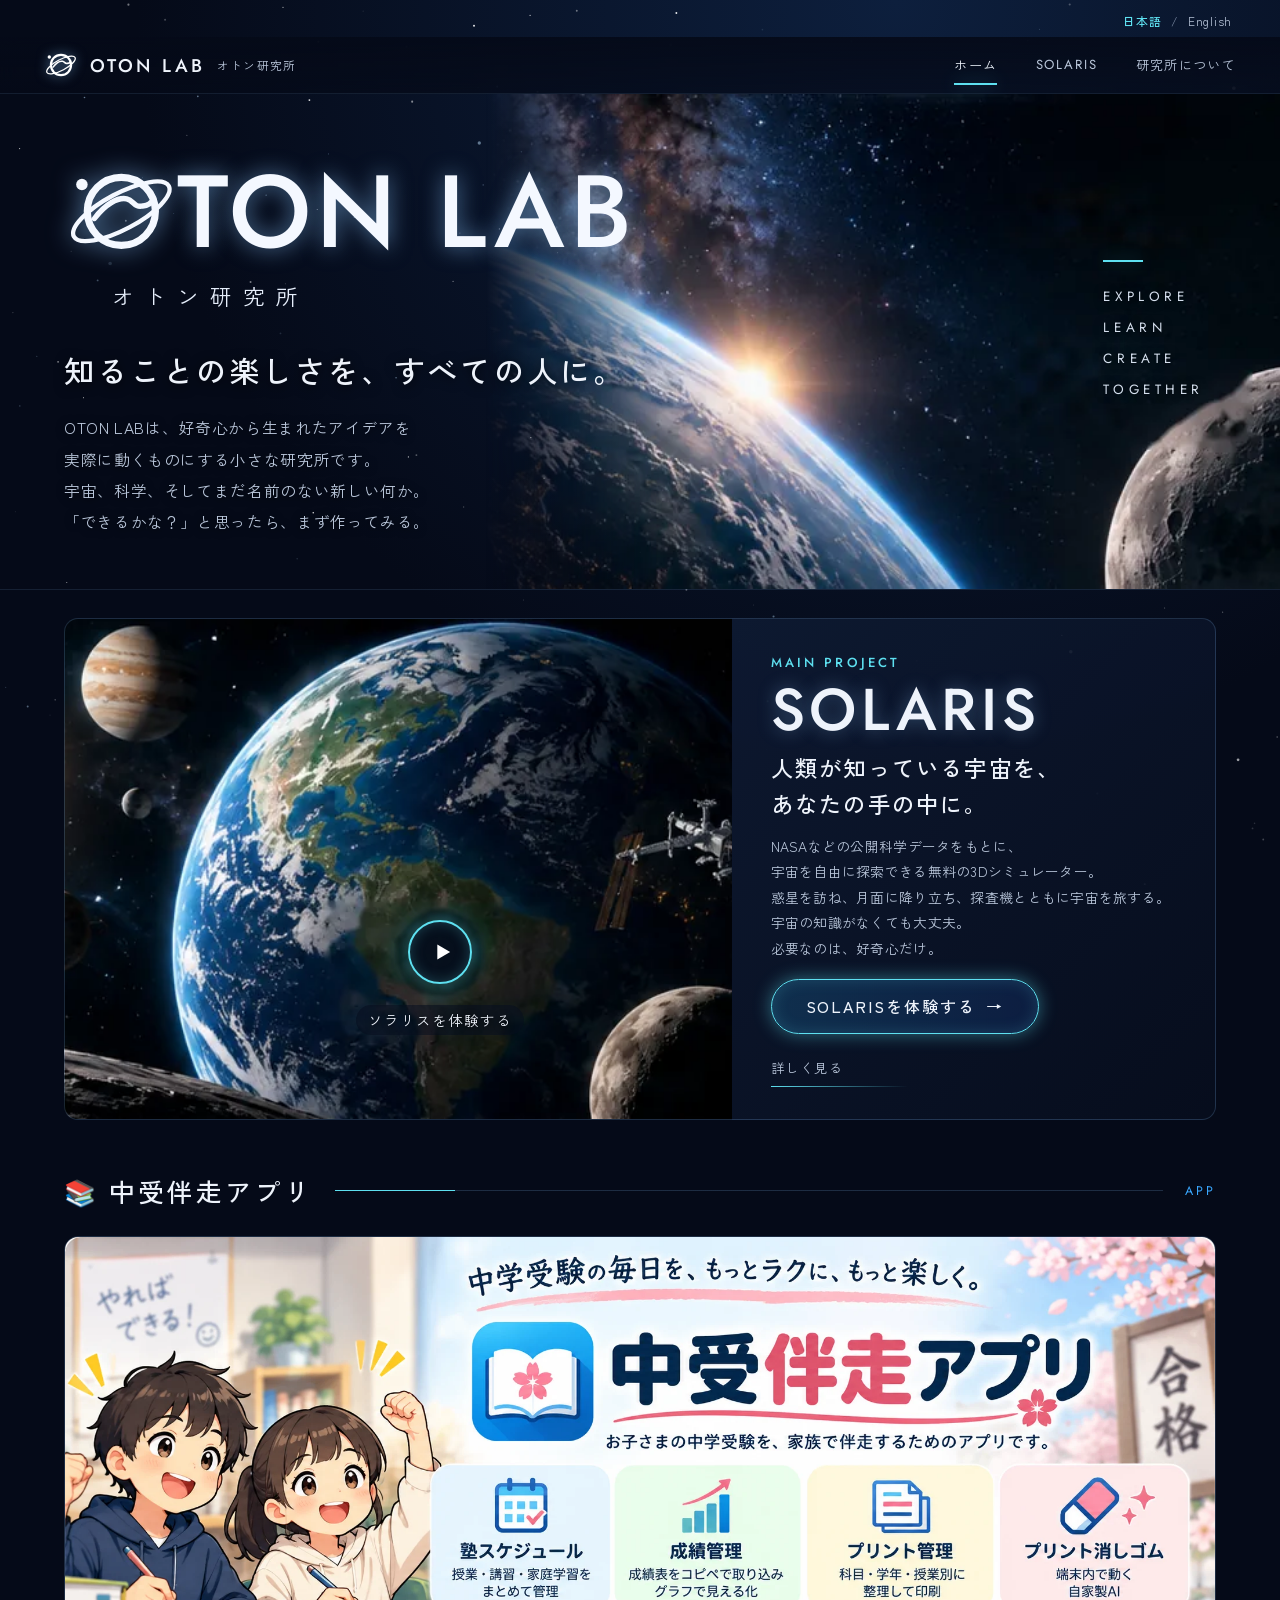
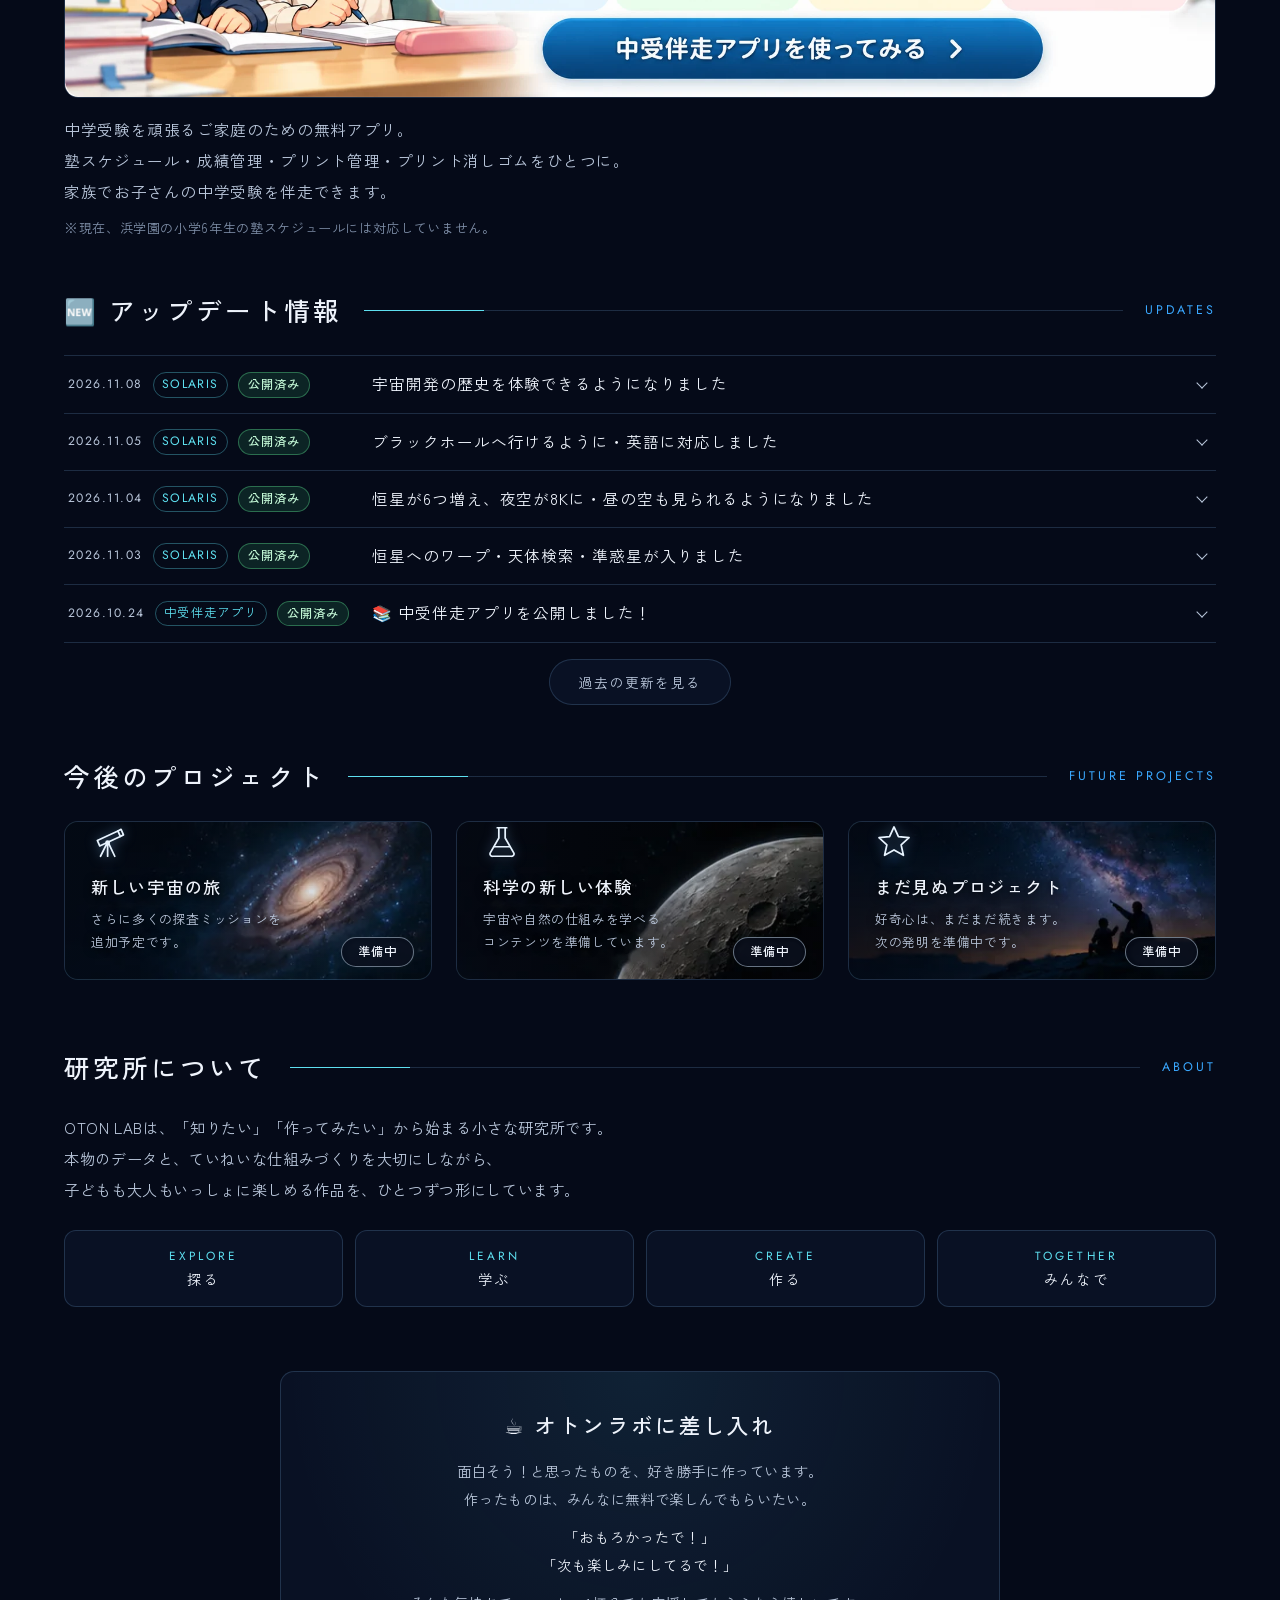
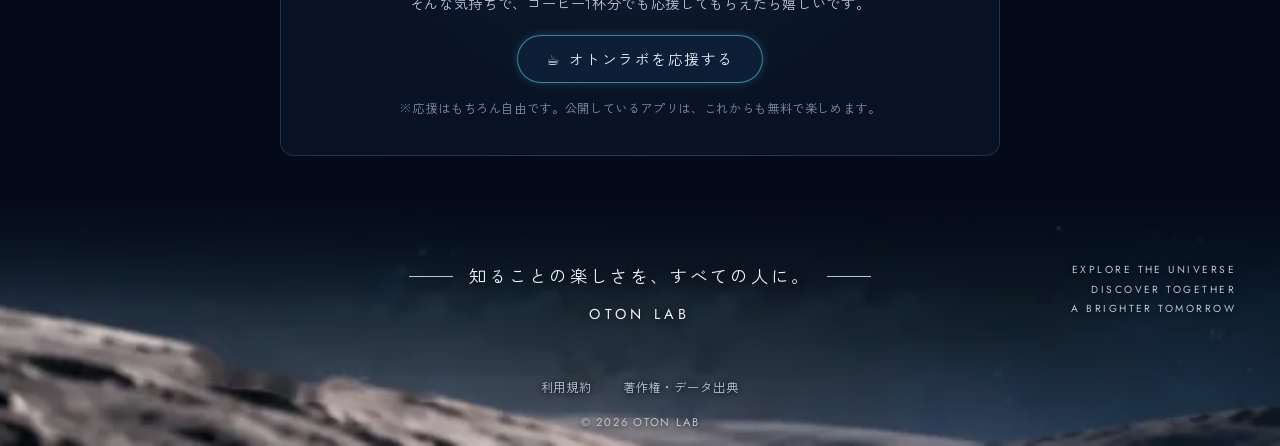
<file: index.html>
<!doctype html>
<html lang="ja">
<head>
<meta charset="utf-8">
<meta name="viewport" content="width=device-width, initial-scale=1, viewport-fit=cover">
<title>OTON LAB｜オトン研究所</title>
<meta name="description" content="OTON LAB（オトン研究所）は、好奇心から生まれたアイデアを実際に動くものにする小さな研究所です。メイン作品は宇宙シミュレーター SOLARIS。">
<meta name="theme-color" content="#050a18">
<script>document.documentElement.classList.add("js")</script>
<meta property="og:type" content="website">
<meta property="og:title" content="OTON LAB｜オトン研究所">
<meta property="og:description" content="知ることの楽しさを、すべての人に。">
<meta property="og:url" content="https://otonlab.github.io/">
<meta property="og:image" content="https://otonlab.github.io/img/og.jpg">
<meta name="twitter:card" content="summary_large_image">
<link rel="alternate" hreflang="ja" href="https://otonlab.github.io/">
<link rel="alternate" hreflang="en" href="https://otonlab.github.io/en/">
<link rel="alternate" hreflang="x-default" href="https://otonlab.github.io/">
<link rel="icon" href="img/icon.svg" type="image/svg+xml">
<link rel="preconnect" href="https://fonts.googleapis.com">
<link rel="preconnect" href="https://fonts.gstatic.com" crossorigin>
<link rel="stylesheet" href="https://fonts.googleapis.com/css2?family=Jost:wght@300;400;500;600&family=Zen+Kaku+Gothic+New:wght@400;500;700&display=swap">
<link rel="stylesheet" href="css/style.css">
<script src="js/analytics.js" async></script>
</head>
<body>
<canvas id="stars" aria-hidden="true"></canvas>

<svg width="0" height="0" style="position:absolute" aria-hidden="true">
  <defs>
    <symbol id="logo" viewBox="0 0 64 64">
      <circle cx="32" cy="32" r="19" fill="none" stroke="currentColor" stroke-width="4"/>
      <path d="M17 36c6-8 13-12 18-11 4 1 4 5 9 4 3 0 5-2 6-4" fill="none" stroke="currentColor" stroke-width="3" stroke-linecap="round"/>
      <ellipse cx="32" cy="32" rx="30" ry="10" fill="none" stroke="currentColor" stroke-width="2.4" transform="rotate(-28 32 32)"/>
      <circle cx="10" cy="17" r="3.2" fill="currentColor"/>
    </symbol>
  </defs>
</svg>

<nav class="lang-bar" aria-label="言語 / Language"><a href="./" lang="ja" hreflang="ja" aria-current="true">日本語</a><span aria-hidden="true">/</span><a href="en/" lang="en" hreflang="en">English</a></nav>
<header class="site-header" id="top">
  <a class="brand" href="#top" aria-label="OTON LAB トップへ">
    <svg class="brand-mark"><use href="#logo"/></svg>
    <span class="brand-name">OTON LAB</span>
    <span class="brand-sub">オトン研究所</span>
  </a>
  <nav class="site-nav" aria-label="メインメニュー">
    <a href="#top" data-nav="top" class="is-active">ホーム</a>
    <a href="#solaris" data-nav="solaris">SOLARIS</a>
    <a href="#about" data-nav="about">研究所について</a>
  </nav>
</header>

<main>
  <!-- ===== ヒーロー ===== -->
  <section class="hero" data-section="top">
    <div class="hero-art" aria-hidden="true"></div>
    <div class="hero-inner">
      <div class="hero-copy">
        <h1 class="hero-logo">
          <svg class="hero-logo-mark"><use href="#logo"/></svg><span class="hero-logo-text">TON LAB</span>
          <span class="visually-hidden">OTON LAB</span>
        </h1>
        <p class="hero-kana">オトン研究所</p>
        <p class="hero-lead">知ることの楽しさを、<br class="sp">すべての人に。</p>
        <p class="hero-body">
          OTON LABは、好奇心から生まれた<br class="sp">アイデアを<br class="pc">実際に動くものにする<br class="sp">小さな研究所です。<br>
          宇宙、科学、そして<br class="sp">まだ名前のない新しい何か。<br>
          「できるかな？」と思ったら、<br class="sp">まず作ってみる。
        </p>
      </div>
      <aside class="hero-side">
        <span class="hero-rule" aria-hidden="true"></span>
        <ul class="hero-words" lang="en">
          <li>EXPLORE</li><li>LEARN</li><li>CREATE</li><li>TOGETHER</li>
        </ul>
      </aside>
    </div>
  </section>

  <!-- ===== メイン作品：SOLARIS ===== -->
  <section class="main-project reveal" id="solaris" data-section="solaris">
    <a class="mp-art" href="https://otonlab.github.io/solaris/" aria-label="SOLARISを体験する">
      <span class="mp-play" aria-hidden="true"><svg viewBox="0 0 24 24"><path d="M8 5.5v13l11-6.5z" fill="currentColor"/></svg></span>
      <span class="mp-play-label">ソラリスを体験する</span>
    </a>
    <div class="mp-text">
      <p class="eyebrow" lang="en">MAIN PROJECT</p>
      <h2 class="mp-title" lang="en">SOLARIS</h2>
      <p class="mp-catch">人類が知っている宇宙を、<br>あなたの手の中に。</p>
      <p class="mp-body">
        NASAなどの公開科学データをもとに、<br class="pc">宇宙を自由に探索できる無料の3Dシミュレーター。<br class="pc">惑星を訪ね、月面に降り立ち、探査機とともに宇宙を旅する。<br class="pc">宇宙の知識がなくても大丈夫。<br class="pc">必要なのは、好奇心だけ。
      </p>
      <div class="mp-actions">
        <a class="btn-glow" href="https://otonlab.github.io/solaris/">SOLARISを体験する <span aria-hidden="true">→</span></a>
        <button class="link-more" type="button" aria-expanded="false" aria-controls="mp-more">詳しく見る</button>
      </div>
      <div class="mp-more" id="mp-more" hidden>
        <ul>
          <li><b>本物の位置で動く太陽系</b>　太陽・8つの惑星・おもな衛星を、NASA JPL の暦データどおりに動かします。</li>
          <li><b>いま空を飛ぶISS</b>　国際宇宙ステーションの今の位置を、軌道データから計算して表示します。</li>
          <li><b>最新の地球の雲</b>　気象衛星の観測画像から、地球の雲を描きます。</li>
          <li><b>スマホでそのまま</b>　インストールも登録もいりません。ブラウザで開くだけで動きます。</li>
        </ul>
      </div>
    </div>
  </section>

  <!-- ===== 中受伴走アプリ ===== -->
  <section class="app-project reveal" id="chuju" aria-labelledby="chuju-title">
    <div class="section-head">
      <h2 id="chuju-title"><span aria-hidden="true">📚</span> 中受伴走アプリ</h2>
      <span class="section-line" aria-hidden="true"></span>
      <span class="section-en" lang="en">APP</span>
    </div>
    <a class="app-banner" href="https://otonlab.github.io/chuju-bansou/">
      <img src="img/chuju-bansou.webp" width="1983" height="793" loading="lazy" decoding="async" alt="中受伴走アプリ　中学受験の毎日を、もっとラクに、もっと楽しく。塾スケジュール・成績管理・プリント管理・プリント消しゴム。中受伴走アプリを使ってみる">
    </a>
    <p class="app-body">中学受験を頑張るご家庭のための無料アプリ。<br class="pc">塾スケジュール・成績管理・プリント管理・プリント消しゴムをひとつに。<br class="pc">家族でお子さんの中学受験を伴走できます。</p>
    <p class="app-note">※現在、浜学園の小学6年生の塾スケジュールには対応していません。</p>
  </section>

  <!-- ===== アップデート情報（中身は data/updates.json・js/updates.js） ===== -->
  <section class="updates reveal" id="updates" aria-labelledby="updates-title">
    <div class="section-head">
      <h2 id="updates-title"><span aria-hidden="true">🆕</span> アップデート情報</h2>
      <span class="section-line" aria-hidden="true"></span>
      <span class="section-en" lang="en">UPDATES</span>
    </div>
    <div class="upd-upcoming" id="upd-upcoming" hidden></div>
    <ol class="upd-list" id="upd-list" aria-label="公開済みの更新">
      <li class="upd-msg">読み込み中…</li>
    </ol>
    <ol class="upd-list upd-past" id="upd-past" aria-label="過去の更新" hidden></ol>
    <button class="upd-more" id="upd-more" type="button" aria-expanded="false" aria-controls="upd-past" hidden>過去の更新を見る</button>
  </section>

  <!-- ===== 今後のプロジェクト ===== -->
  <section class="future reveal" aria-labelledby="future-title">
    <div class="section-head">
      <h2 id="future-title">今後のプロジェクト</h2>
      <span class="section-line" aria-hidden="true"></span>
      <span class="section-en" lang="en">FUTURE PROJECTS</span>
    </div>
    <div class="cards">
      <article class="card" style="background-image:url(img/card1.webp)">
        <svg class="card-icon" viewBox="0 0 48 48" aria-hidden="true"><g fill="none" stroke="currentColor" stroke-width="2.2" stroke-linecap="round" stroke-linejoin="round"><path d="M8 22l26-12 3 7-26 12z"/><path d="M34 10l4-2 3 7-4 2"/><path d="M20 26l-8 16M22 25l8 17M21 26v16"/><circle cx="21" cy="25" r="2"/></g></svg>
        <h3>新しい宇宙の旅</h3>
        <p>さらに多くの探査ミッションを<br>追加予定です。</p>
        <span class="badge">準備中</span>
      </article>
      <article class="card" style="background-image:url(img/card2.webp)">
        <svg class="card-icon" viewBox="0 0 48 48" aria-hidden="true"><g fill="none" stroke="currentColor" stroke-width="2.2" stroke-linecap="round" stroke-linejoin="round"><path d="M18 6h12M20 6v13L9 38a3 3 0 0 0 3 4h24a3 3 0 0 0 3-4L28 19V6"/><path d="M14 30h20"/></g></svg>
        <h3>科学の新しい体験</h3>
        <p>宇宙や自然の仕組みを学べる<br>コンテンツを準備しています。</p>
        <span class="badge">準備中</span>
      </article>
      <article class="card" style="background-image:url(img/card3.webp)">
        <svg class="card-icon" viewBox="0 0 48 48" aria-hidden="true"><path d="M24 5l5.6 12.2 13.4 1.4-10 9 2.9 13.2L24 34l-11.9 6.8L15 27.6l-10-9 13.4-1.4z" fill="none" stroke="currentColor" stroke-width="2.2" stroke-linejoin="round"/></svg>
        <h3>まだ見ぬプロジェクト</h3>
        <p>好奇心は、まだまだ続きます。<br>次の発明を準備中です。</p>
        <span class="badge">準備中</span>
      </article>
    </div>
  </section>

  <!-- ===== 研究所について ===== -->
  <section class="about reveal" id="about" data-section="about" aria-labelledby="about-title">
    <div class="section-head">
      <h2 id="about-title">研究所について</h2>
      <span class="section-line" aria-hidden="true"></span>
      <span class="section-en" lang="en">ABOUT</span>
    </div>
    <p class="about-body">
      OTON LABは、「知りたい」「作ってみたい」から始まる小さな研究所です。<br class="pc">本物のデータと、ていねいな仕組みづくりを大切にしながら、<br class="pc">子どもも大人もいっしょに楽しめる作品を、ひとつずつ形にしています。
    </p>
    <ul class="pillars">
      <li><span lang="en">EXPLORE</span>探る</li>
      <li><span lang="en">LEARN</span>学ぶ</li>
      <li><span lang="en">CREATE</span>作る</li>
      <li><span lang="en">TOGETHER</span>みんなで</li>
    </ul>
  </section>

  <!-- ===== 差し入れ（OFUSE・任意の応援） ===== -->
  <section class="support reveal" id="support" aria-labelledby="support-title">
    <div class="support-card">
      <h2 id="support-title"><span aria-hidden="true">☕</span> オトンラボに差し入れ</h2>
      <p>面白そう！と思ったものを、<br class="sp">好き勝手に作っています。<br>作ったものは、<br class="sp">みんなに無料で楽しんでもらいたい。</p>
      <p class="support-voice">「おもろかったで！」<br>「次も楽しみにしてるで！」</p>
      <p>そんな気持ちで、コーヒー1杯分でも<br class="sp">応援してもらえたら嬉しいです。</p>
      <a class="support-btn" href="https://ofuse.me/73671dae" target="_blank" rel="noopener noreferrer"><span aria-hidden="true">☕</span> オトンラボを応援する<span class="visually-hidden">（OFUSE・新しいタブで開きます）</span></a>
      <p class="support-note">※応援はもちろん自由です。<br class="sp">公開しているアプリは、これからも無料で楽しめます。</p>
    </div>
  </section>
</main>

<footer class="site-footer">
  <div class="footer-inner">
    <p class="footer-catch"><span class="dash" aria-hidden="true"></span><span>知ることの楽しさを、<br class="sp">すべての人に。</span><span class="dash" aria-hidden="true"></span></p>
    <p class="footer-name" lang="en">OTON LAB</p>
    <p class="footer-words" lang="en">EXPLORE THE UNIVERSE<br>DISCOVER TOGETHER<br>A BRIGHTER TOMORROW</p>
  </div>
  <ul class="footer-links">
    <li><a href="terms.html">利用規約</a></li>
    <li><a href="credits.html">著作権・データ出典</a></li>
  </ul>
  <p class="copyright" lang="en">© 2026 OTON LAB</p>
</footer>

<script src="js/main.js" defer></script>
<script src="js/updates.js" defer></script>
</body>
</html>
</file>
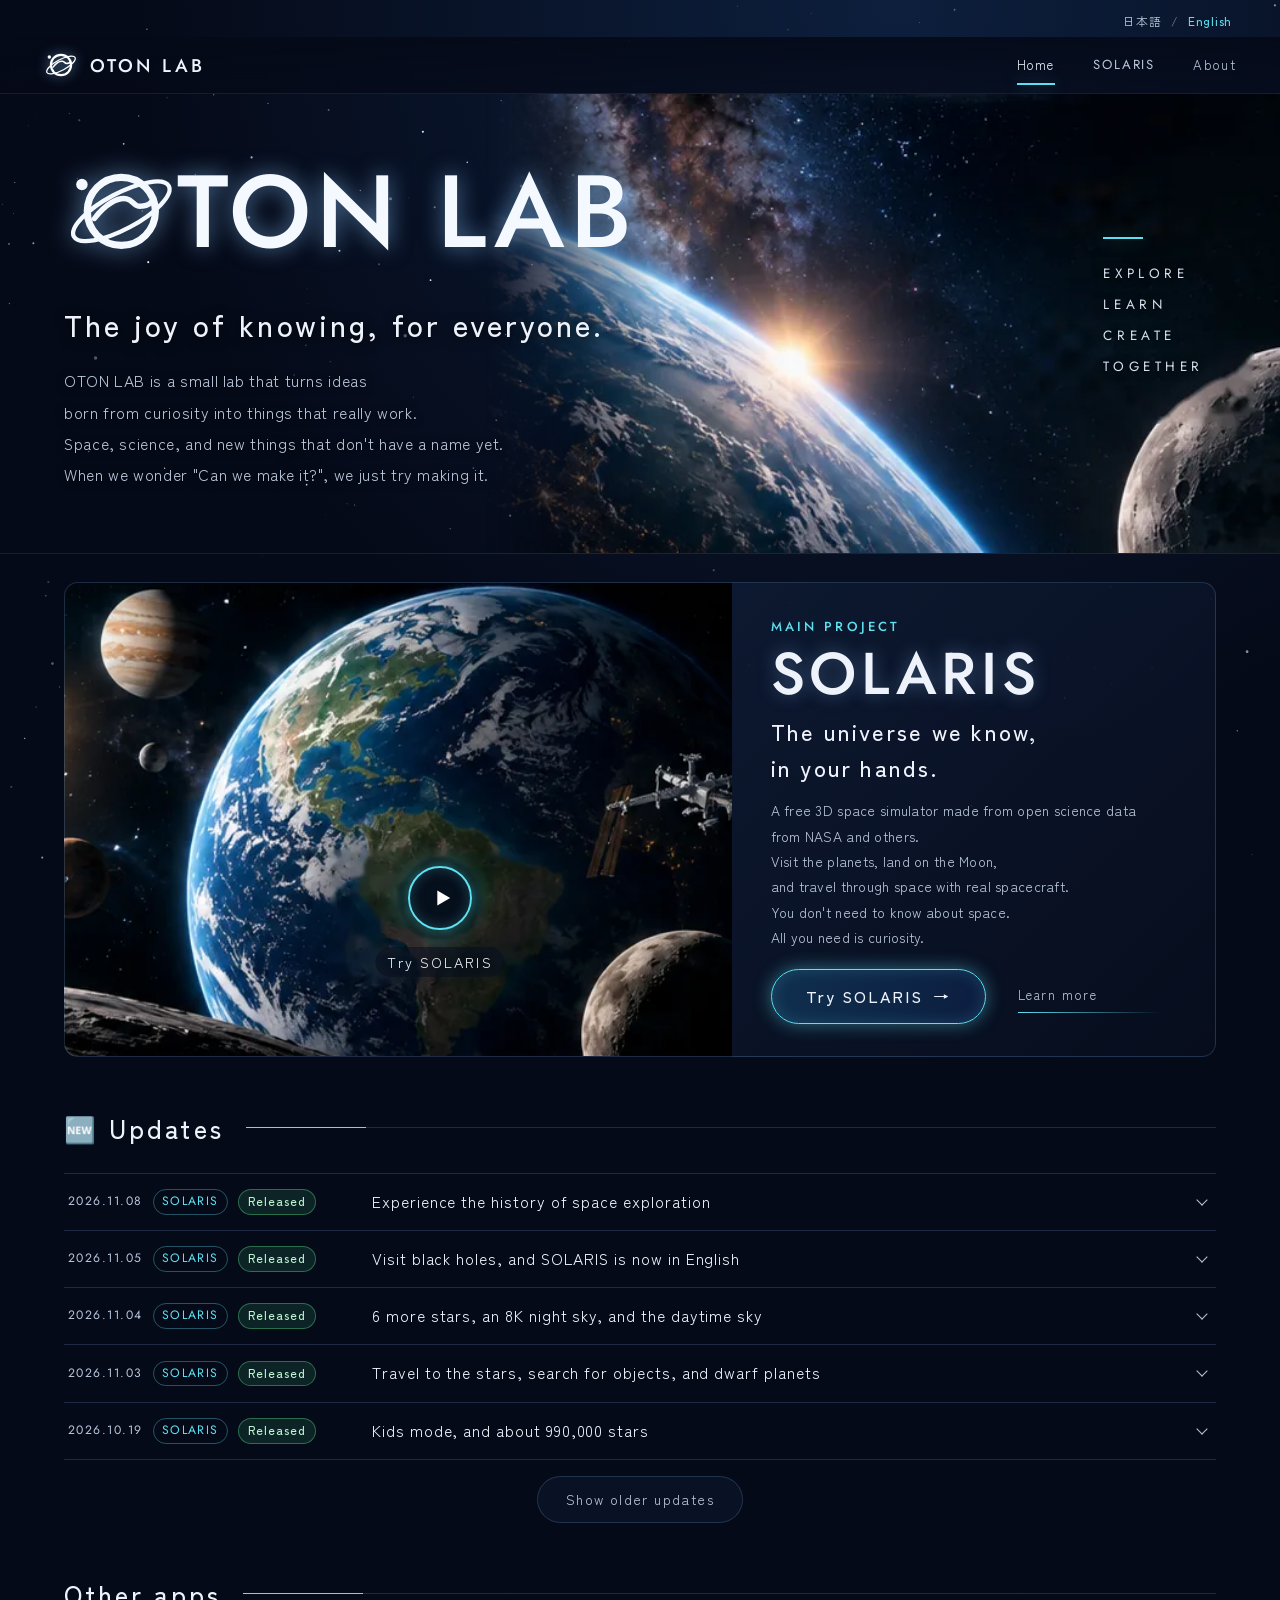
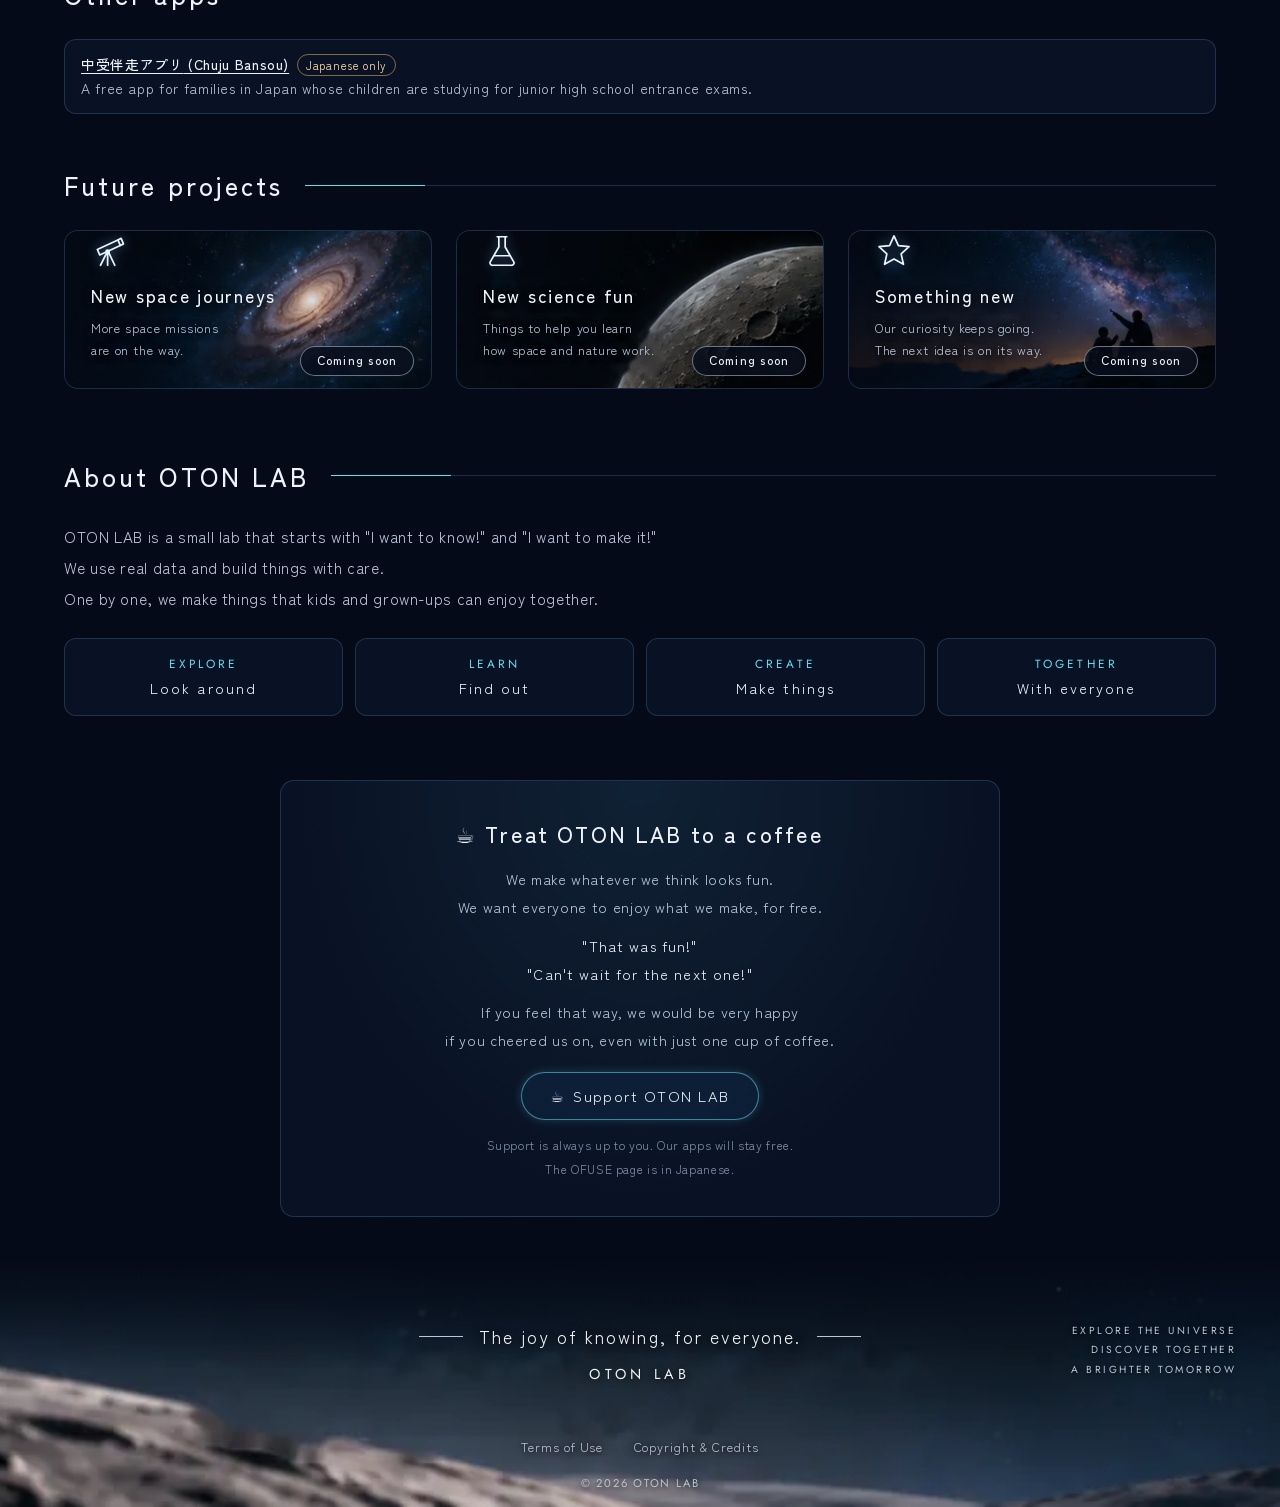
<file: en/index.html>
<!doctype html>
<html lang="en">
<head>
<meta charset="utf-8">
<meta name="viewport" content="width=device-width, initial-scale=1, viewport-fit=cover">
<title>OTON LAB</title>
<meta name="description" content="OTON LAB is a small lab that turns ideas into things that really work. Our main project is SOLARIS, a free 3D space simulator.">
<meta name="theme-color" content="#050a18">
<script>document.documentElement.classList.add("js")</script>
<meta property="og:type" content="website">
<meta property="og:title" content="OTON LAB">
<meta property="og:description" content="The joy of knowing, for everyone.">
<meta property="og:url" content="https://otonlab.github.io/en/">
<meta property="og:image" content="https://otonlab.github.io/img/og.jpg">
<meta property="og:locale" content="en_US">
<meta name="twitter:card" content="summary_large_image">
<link rel="alternate" hreflang="ja" href="https://otonlab.github.io/">
<link rel="alternate" hreflang="en" href="https://otonlab.github.io/en/">
<link rel="alternate" hreflang="x-default" href="https://otonlab.github.io/">
<link rel="icon" href="../img/icon.svg" type="image/svg+xml">
<link rel="preconnect" href="https://fonts.googleapis.com">
<link rel="preconnect" href="https://fonts.gstatic.com" crossorigin>
<link rel="stylesheet" href="https://fonts.googleapis.com/css2?family=Jost:wght@300;400;500;600&family=Zen+Kaku+Gothic+New:wght@400;500;700&display=swap">
<link rel="stylesheet" href="../css/style.css">
<script src="../js/analytics.js" async></script>
</head>
<body>
<canvas id="stars" aria-hidden="true"></canvas>

<svg width="0" height="0" style="position:absolute" aria-hidden="true">
  <defs>
    <symbol id="logo" viewBox="0 0 64 64">
      <circle cx="32" cy="32" r="19" fill="none" stroke="currentColor" stroke-width="4"/>
      <path d="M17 36c6-8 13-12 18-11 4 1 4 5 9 4 3 0 5-2 6-4" fill="none" stroke="currentColor" stroke-width="3" stroke-linecap="round"/>
      <ellipse cx="32" cy="32" rx="30" ry="10" fill="none" stroke="currentColor" stroke-width="2.4" transform="rotate(-28 32 32)"/>
      <circle cx="10" cy="17" r="3.2" fill="currentColor"/>
    </symbol>
  </defs>
</svg>

<nav class="lang-bar" aria-label="Language"><a href="../" lang="ja" hreflang="ja">日本語</a><span aria-hidden="true">/</span><a href="./" lang="en" hreflang="en" aria-current="true">English</a></nav>
<header class="site-header" id="top">
  <a class="brand" href="#top" aria-label="OTON LAB home">
    <svg class="brand-mark"><use href="#logo"/></svg>
    <span class="brand-name">OTON LAB</span>
  </a>
  <nav class="site-nav" aria-label="Main menu">
    <a href="#top" data-nav="top" class="is-active">Home</a>
    <a href="#solaris" data-nav="solaris">SOLARIS</a>
    <a href="#about" data-nav="about">About</a>
  </nav>
</header>

<main>
  <!-- ===== Hero ===== -->
  <section class="hero" data-section="top">
    <div class="hero-art" aria-hidden="true"></div>
    <div class="hero-inner">
      <div class="hero-copy">
        <h1 class="hero-logo">
          <svg class="hero-logo-mark"><use href="#logo"/></svg><span class="hero-logo-text">TON LAB</span>
          <span class="visually-hidden">OTON LAB</span>
        </h1>
        <p class="hero-lead">The joy of knowing,<br class="sp"> for everyone.</p>
        <p class="hero-body">
          OTON LAB is a small lab that turns ideas<br class="pc"> born from curiosity into things that really work.<br>
          Space, science, and new things<br class="sp"> that don't have a name yet.<br>
          When we wonder "Can we make it?",<br class="sp"> we just try making it.
        </p>
      </div>
      <aside class="hero-side">
        <span class="hero-rule" aria-hidden="true"></span>
        <ul class="hero-words">
          <li>EXPLORE</li><li>LEARN</li><li>CREATE</li><li>TOGETHER</li>
        </ul>
      </aside>
    </div>
  </section>

  <!-- ===== Main project: SOLARIS ===== -->
  <section class="main-project reveal" id="solaris" data-section="solaris">
    <a class="mp-art" href="https://otonlab.github.io/solaris/?lang=en" aria-label="Try SOLARIS">
      <span class="mp-play" aria-hidden="true"><svg viewBox="0 0 24 24"><path d="M8 5.5v13l11-6.5z" fill="currentColor"/></svg></span>
      <span class="mp-play-label">Try SOLARIS</span>
    </a>
    <div class="mp-text">
      <p class="eyebrow">MAIN PROJECT</p>
      <h2 class="mp-title">SOLARIS</h2>
      <p class="mp-catch">The universe we know,<br>in your hands.</p>
      <p class="mp-body">
        A free 3D space simulator made from open science data<br class="pc"> from NASA and others.<br class="pc"> Visit the planets, land on the Moon,<br class="pc"> and travel through space with real spacecraft.<br class="pc"> You don't need to know about space.<br class="pc"> All you need is curiosity.
      </p>
      <div class="mp-actions">
        <a class="btn-glow" href="https://otonlab.github.io/solaris/?lang=en">Try SOLARIS <span aria-hidden="true">→</span></a>
        <button class="link-more" type="button" aria-expanded="false" aria-controls="mp-more">Learn more</button>
      </div>
      <div class="mp-more" id="mp-more" hidden>
        <ul>
          <li><b>The Solar System in its real positions</b> The Sun, the 8 planets and their main moons move just as NASA JPL's data says.</li>
          <li><b>The ISS, flying right now</b> See where the International Space Station is now, worked out from its orbit data.</li>
          <li><b>Today's clouds on Earth</b> Earth's clouds are drawn from the latest weather satellite pictures.</li>
          <li><b>Right on your phone</b> Nothing to install and no sign-up. Just open it in your web browser.</li>
          <li><b>In English</b> The screens are in English. The space tours can also have English narration (an extra download).</li>
        </ul>
      </div>
    </div>
  </section>

  <!-- ===== Updates (data/updates.json — only items with title_en and body_en) ===== -->
  <section class="updates reveal" id="updates" aria-labelledby="updates-title">
    <div class="section-head">
      <h2 id="updates-title"><span aria-hidden="true">🆕</span> Updates</h2>
      <span class="section-line" aria-hidden="true"></span>
    </div>
    <div class="upd-upcoming" id="upd-upcoming" hidden></div>
    <ol class="upd-list" id="upd-list" data-src="../data/updates.json" aria-label="Released updates">
      <li class="upd-msg">Loading…</li>
    </ol>
    <ol class="upd-list upd-past" id="upd-past" aria-label="Older updates" hidden></ol>
    <button class="upd-more" id="upd-more" type="button" aria-expanded="false" aria-controls="upd-past" hidden>Show older updates</button>
  </section>

  <!-- ===== Other apps (Japanese only) ===== -->
  <section class="other-apps reveal" id="other-apps" aria-labelledby="other-title">
    <div class="section-head">
      <h2 id="other-title">Other apps</h2>
      <span class="section-line" aria-hidden="true"></span>
    </div>
    <ul>
      <li><a href="https://otonlab.github.io/chuju-bansou/"><span lang="ja">中受伴走アプリ</span> (Chuju Bansou)</a><span class="ja-only">Japanese only</span><br>
        A free app for families in Japan whose children are studying for junior high school entrance exams.</li>
    </ul>
  </section>

  <!-- ===== Future projects ===== -->
  <section class="future reveal" aria-labelledby="future-title">
    <div class="section-head">
      <h2 id="future-title">Future projects</h2>
      <span class="section-line" aria-hidden="true"></span>
    </div>
    <div class="cards">
      <article class="card" style="background-image:url(../img/card1.webp)">
        <svg class="card-icon" viewBox="0 0 48 48" aria-hidden="true"><g fill="none" stroke="currentColor" stroke-width="2.2" stroke-linecap="round" stroke-linejoin="round"><path d="M8 22l26-12 3 7-26 12z"/><path d="M34 10l4-2 3 7-4 2"/><path d="M20 26l-8 16M22 25l8 17M21 26v16"/><circle cx="21" cy="25" r="2"/></g></svg>
        <h3>New space journeys</h3>
        <p>More space missions<br>are on the way.</p>
        <span class="badge">Coming soon</span>
      </article>
      <article class="card" style="background-image:url(../img/card2.webp)">
        <svg class="card-icon" viewBox="0 0 48 48" aria-hidden="true"><g fill="none" stroke="currentColor" stroke-width="2.2" stroke-linecap="round" stroke-linejoin="round"><path d="M18 6h12M20 6v13L9 38a3 3 0 0 0 3 4h24a3 3 0 0 0 3-4L28 19V6"/><path d="M14 30h20"/></g></svg>
        <h3>New science fun</h3>
        <p>Things to help you learn<br>how space and nature work.</p>
        <span class="badge">Coming soon</span>
      </article>
      <article class="card" style="background-image:url(../img/card3.webp)">
        <svg class="card-icon" viewBox="0 0 48 48" aria-hidden="true"><path d="M24 5l5.6 12.2 13.4 1.4-10 9 2.9 13.2L24 34l-11.9 6.8L15 27.6l-10-9 13.4-1.4z" fill="none" stroke="currentColor" stroke-width="2.2" stroke-linejoin="round"/></svg>
        <h3>Something new</h3>
        <p>Our curiosity keeps going.<br>The next idea is on its way.</p>
        <span class="badge">Coming soon</span>
      </article>
    </div>
  </section>

  <!-- ===== About ===== -->
  <section class="about reveal" id="about" data-section="about" aria-labelledby="about-title">
    <div class="section-head">
      <h2 id="about-title">About OTON LAB</h2>
      <span class="section-line" aria-hidden="true"></span>
    </div>
    <p class="about-body">
      OTON LAB is a small lab that starts with "I want to know!" and "I want to make it!"<br class="pc"> We use real data and build things with care.<br class="pc"> One by one, we make things that kids and grown-ups can enjoy together.
    </p>
    <ul class="pillars">
      <li><span>EXPLORE</span>Look around</li>
      <li><span>LEARN</span>Find out</li>
      <li><span>CREATE</span>Make things</li>
      <li><span>TOGETHER</span>With everyone</li>
    </ul>
  </section>

  <!-- ===== Support (OFUSE) ===== -->
  <section class="support reveal" id="support" aria-labelledby="support-title">
    <div class="support-card">
      <h2 id="support-title"><span aria-hidden="true">☕</span> Treat OTON LAB to a coffee</h2>
      <p>We make whatever we think looks fun.<br>We want everyone to enjoy what we make, for free.</p>
      <p class="support-voice">"That was fun!"<br>"Can't wait for the next one!"</p>
      <p>If you feel that way, we would be very happy<br class="pc"> if you cheered us on, even with just one cup of coffee.</p>
      <a class="support-btn" href="https://ofuse.me/73671dae" target="_blank" rel="noopener noreferrer"><span aria-hidden="true">☕</span> Support OTON LAB<span class="visually-hidden"> (OFUSE, opens in a new tab)</span></a>
      <p class="support-note">Support is always up to you.<br class="sp"> Our apps will stay free.<br>The OFUSE page is in Japanese.</p>
    </div>
  </section>
</main>

<footer class="site-footer">
  <div class="footer-inner">
    <p class="footer-catch"><span class="dash" aria-hidden="true"></span><span>The joy of knowing,<br class="sp"> for everyone.</span><span class="dash" aria-hidden="true"></span></p>
    <p class="footer-name">OTON LAB</p>
    <p class="footer-words">EXPLORE THE UNIVERSE<br>DISCOVER TOGETHER<br>A BRIGHTER TOMORROW</p>
  </div>
  <ul class="footer-links">
    <li><a href="terms.html">Terms of Use</a></li>
    <li><a href="credits.html">Copyright &amp; Credits</a></li>
  </ul>
  <p class="copyright">© 2026 OTON LAB</p>
</footer>

<script src="../js/main.js" defer></script>
<script src="../js/updates.js" defer></script>
</body>
</html>
</file>
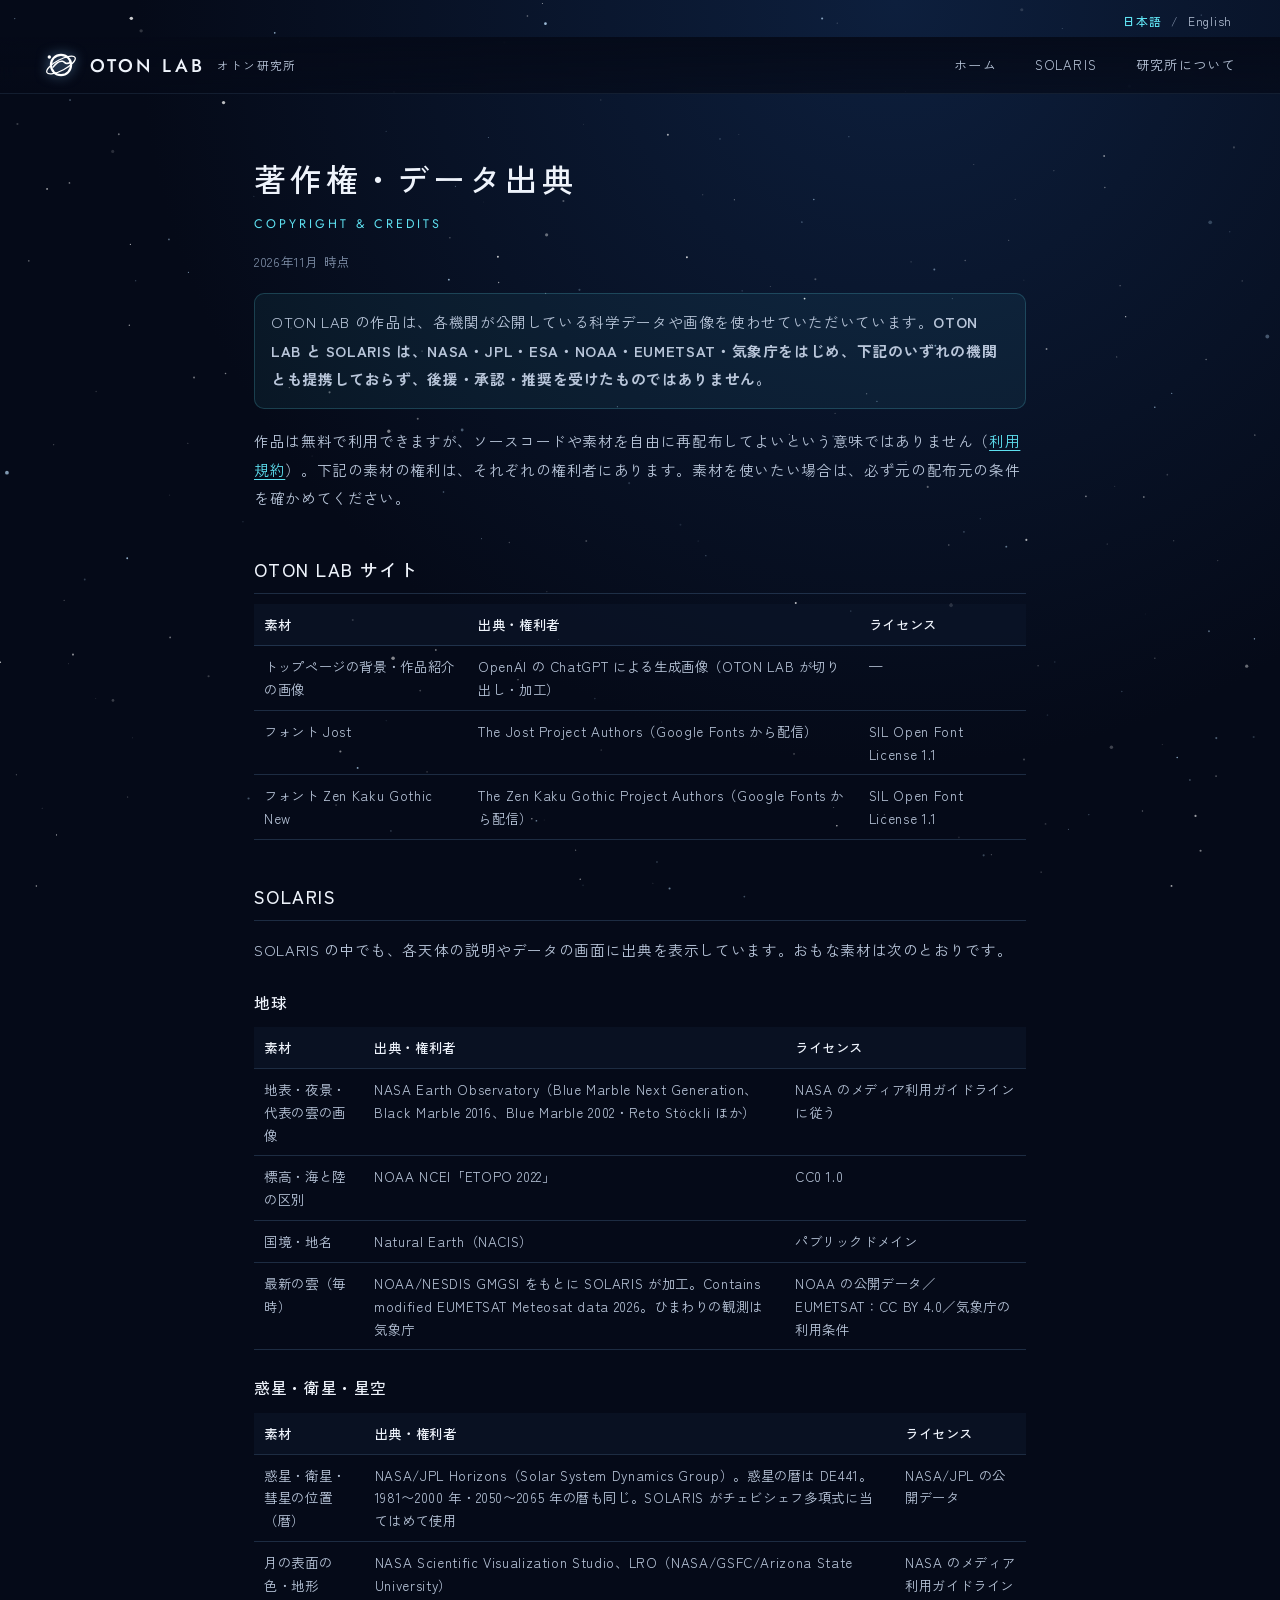
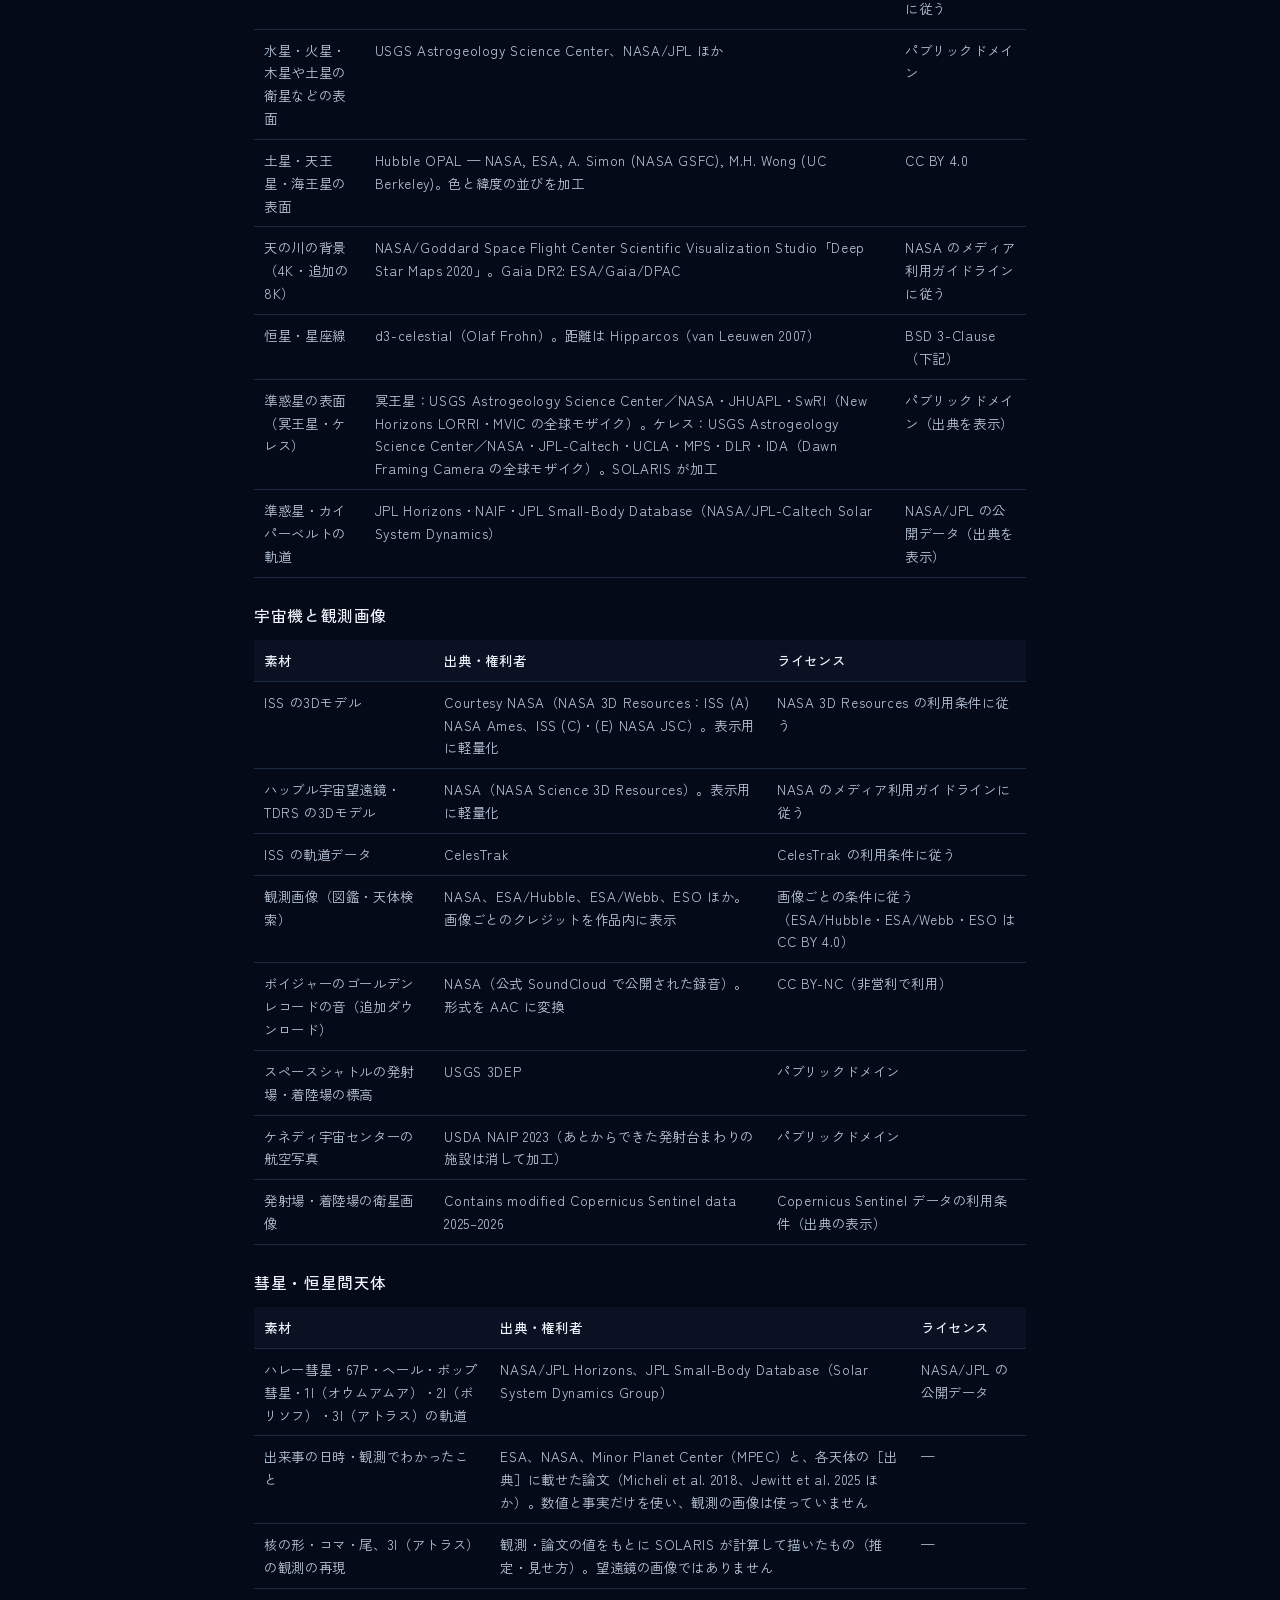
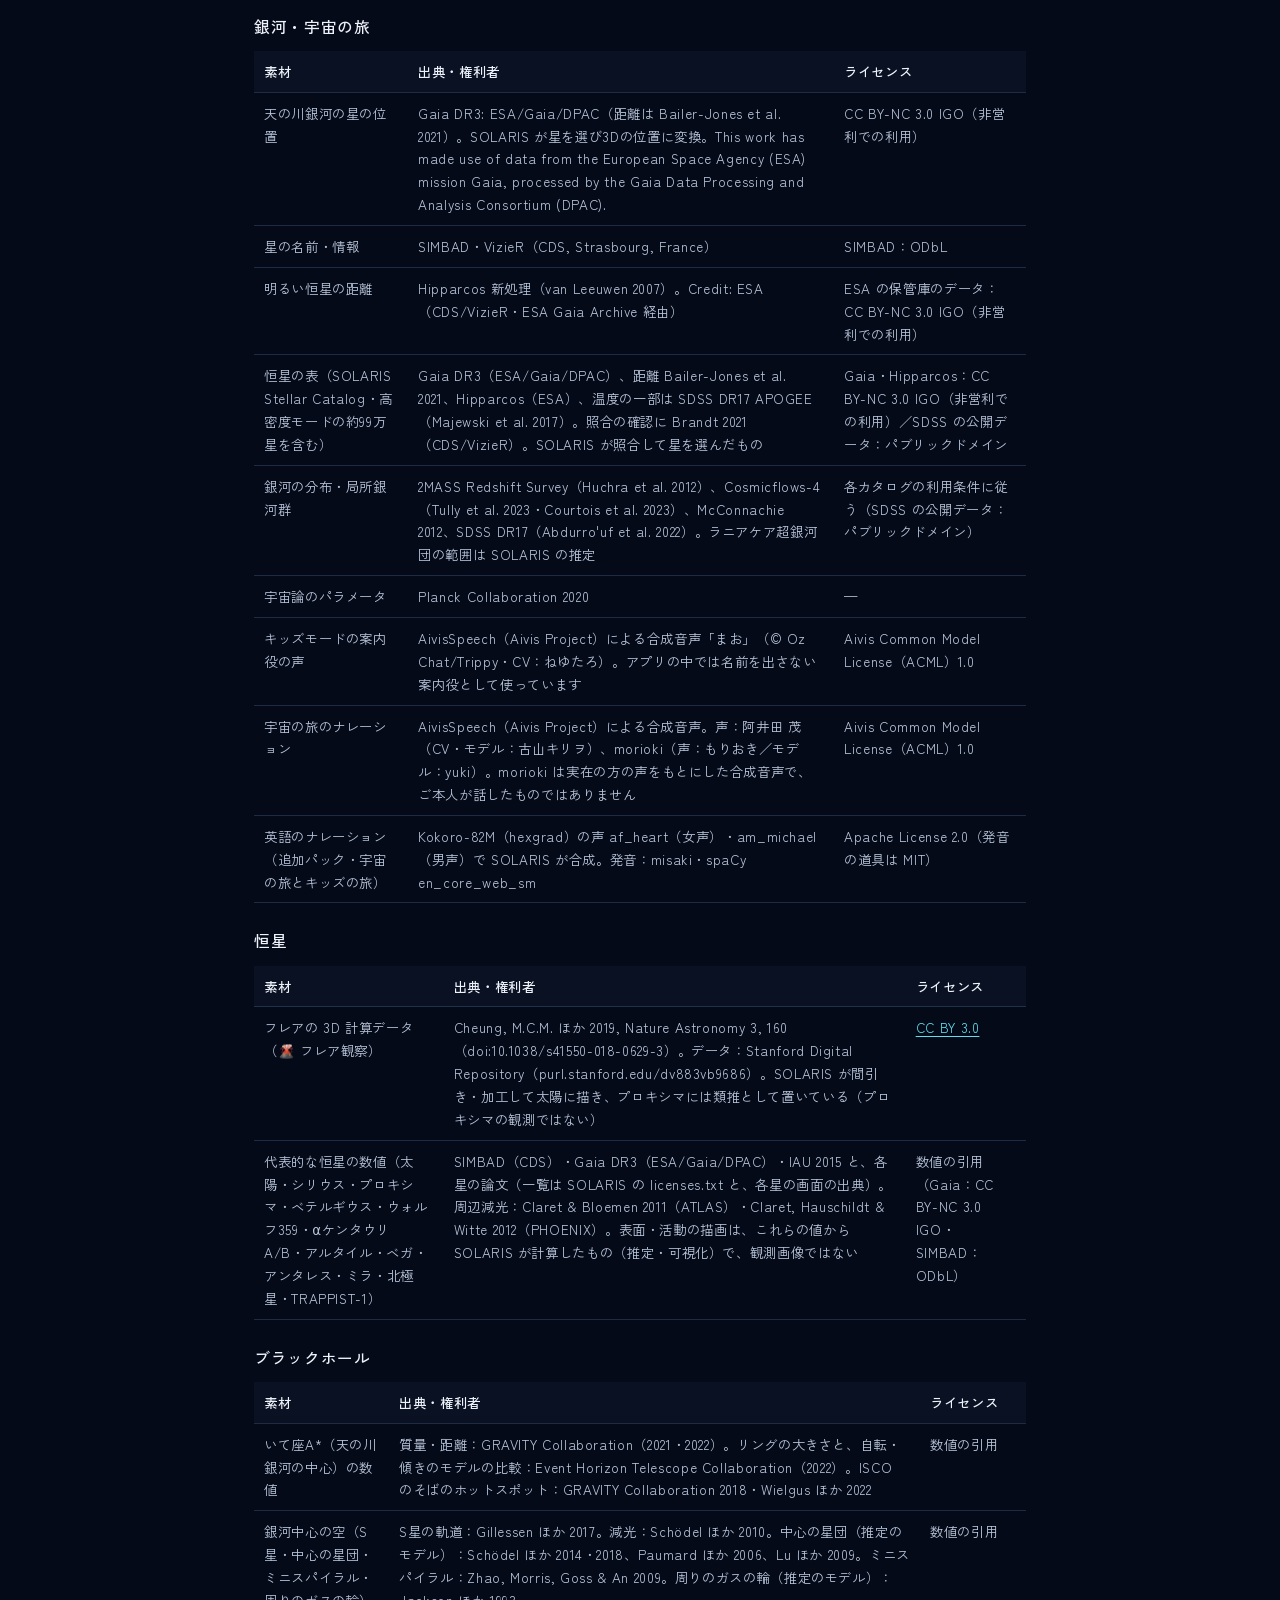
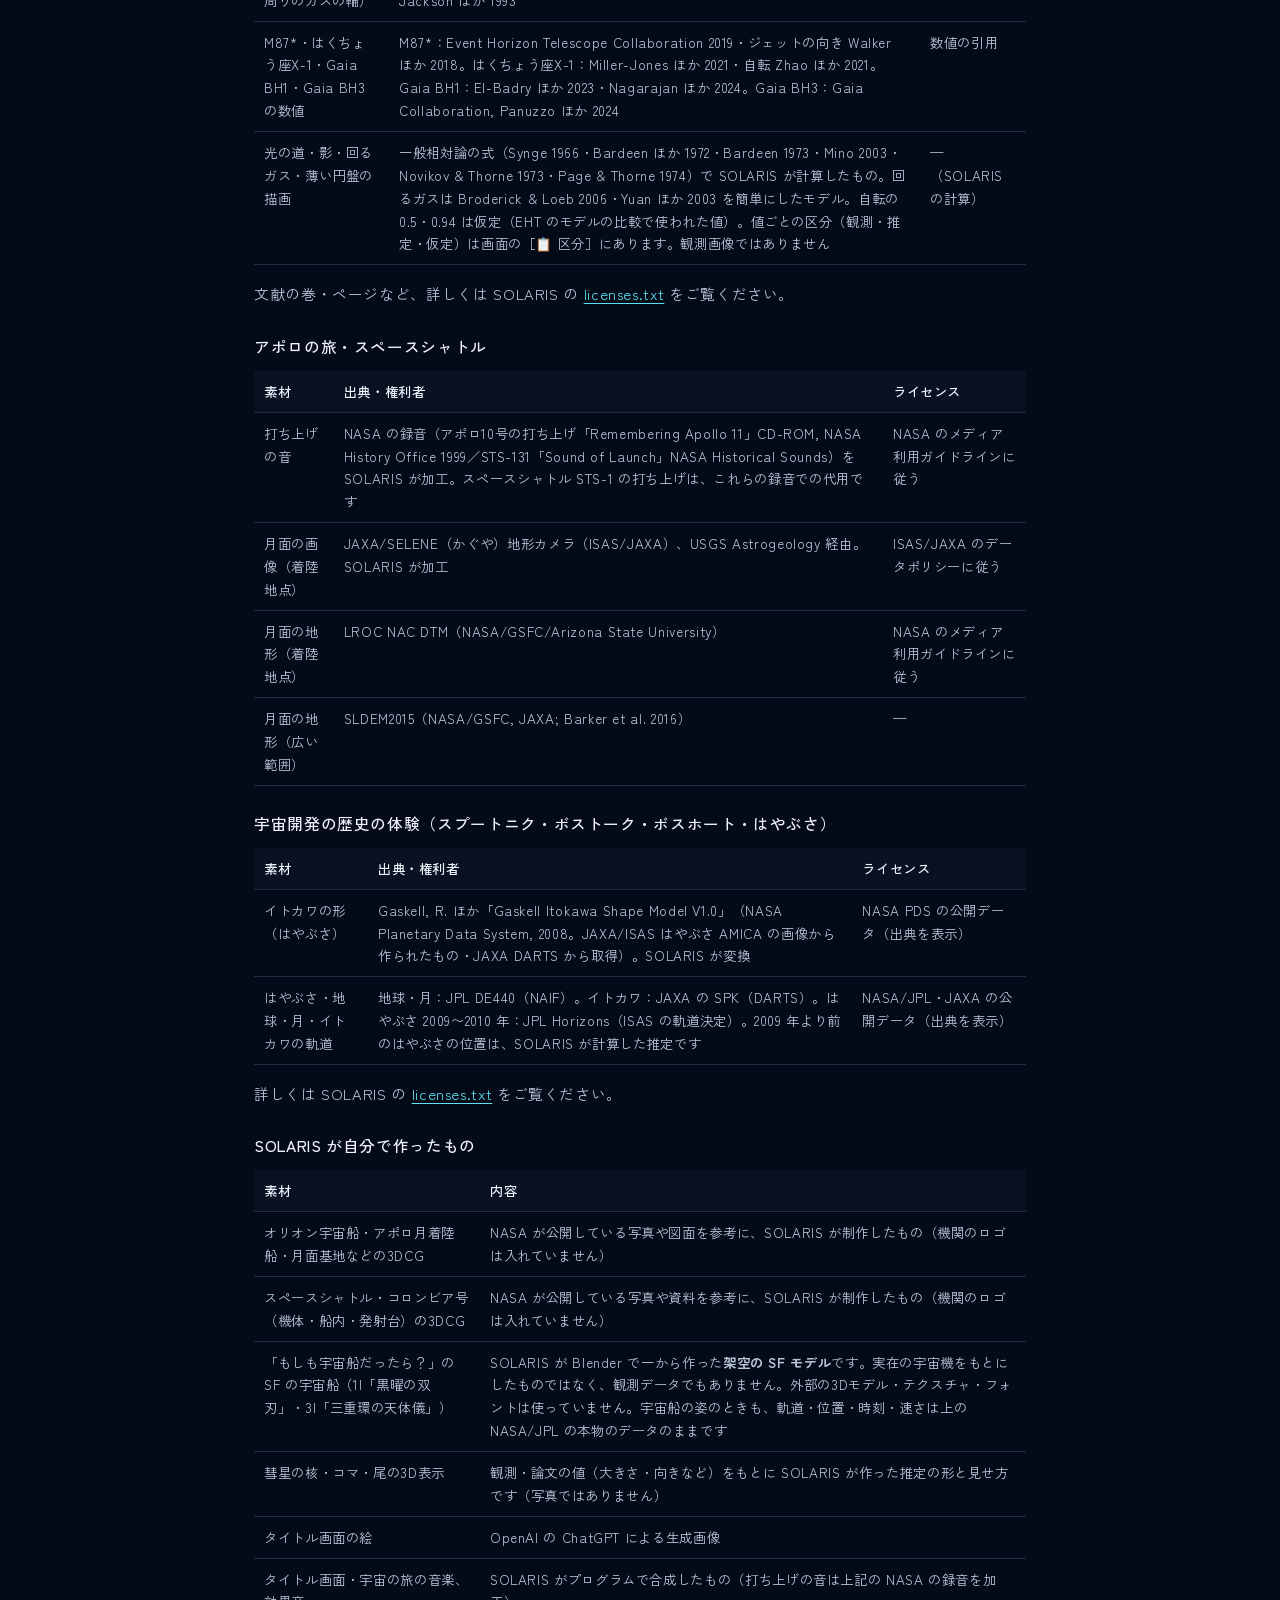
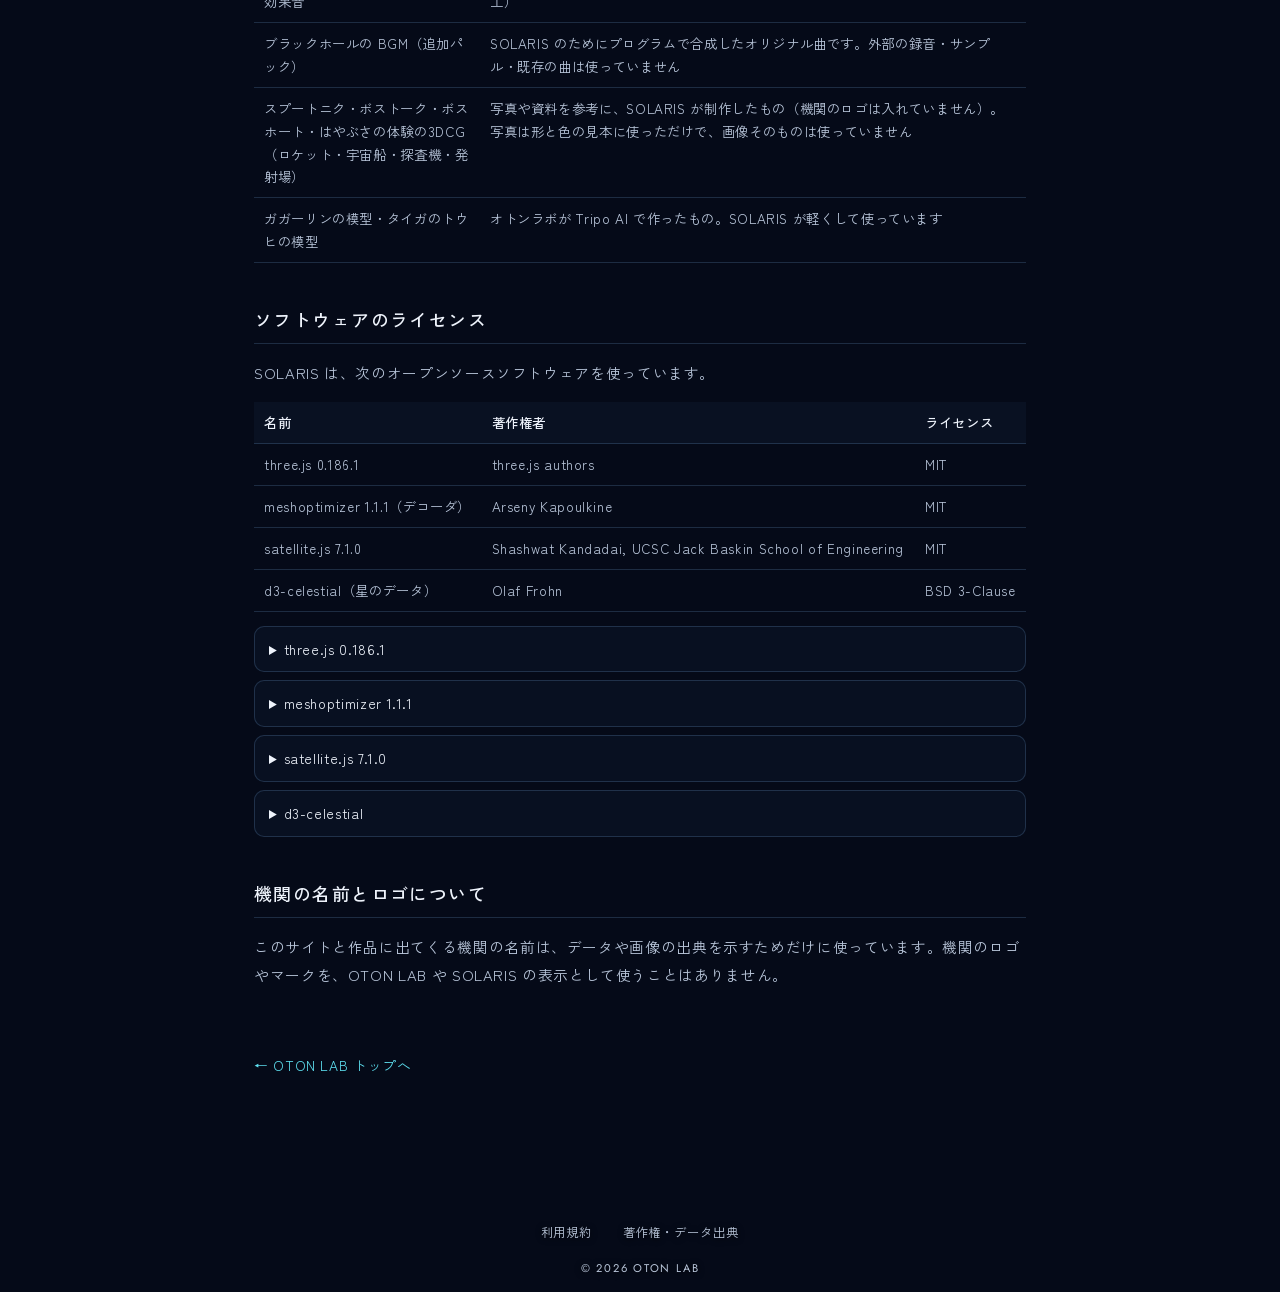
<file: credits.html>
<!doctype html>
<html lang="ja">
<head>
<meta charset="utf-8">
<meta name="viewport" content="width=device-width, initial-scale=1, viewport-fit=cover">
<title>著作権・データ出典｜OTON LAB</title>
<meta name="description" content="OTON LAB と SOLARIS で使っている画像・科学データ・3Dモデル・フォント・ソフトウェアの出典とライセンス。">
<meta name="theme-color" content="#050a18">
<link rel="alternate" hreflang="ja" href="https://otonlab.github.io/credits.html">
<link rel="alternate" hreflang="en" href="https://otonlab.github.io/en/credits.html">
<link rel="alternate" hreflang="x-default" href="https://otonlab.github.io/credits.html">
<link rel="icon" href="img/icon.svg" type="image/svg+xml">
<link rel="preconnect" href="https://fonts.googleapis.com">
<link rel="preconnect" href="https://fonts.gstatic.com" crossorigin>
<link rel="stylesheet" href="https://fonts.googleapis.com/css2?family=Jost:wght@300;400;500;600&family=Zen+Kaku+Gothic+New:wght@400;500;700&display=swap">
<link rel="stylesheet" href="css/style.css">
<script src="js/analytics.js" async></script>
</head>
<body>
<canvas id="stars" aria-hidden="true"></canvas>
<nav class="lang-bar" aria-label="言語 / Language"><a href="credits.html" lang="ja" hreflang="ja" aria-current="true">日本語</a><span aria-hidden="true">/</span><a href="en/credits.html" lang="en" hreflang="en">English</a></nav>
<header class="site-header">
  <a class="brand" href="./" aria-label="OTON LAB トップへ">
    <svg class="brand-mark" viewBox="0 0 64 64" aria-hidden="true"><circle cx="32" cy="32" r="19" fill="none" stroke="currentColor" stroke-width="4"/><path d="M17 36c6-8 13-12 18-11 4 1 4 5 9 4 3 0 5-2 6-4" fill="none" stroke="currentColor" stroke-width="3" stroke-linecap="round"/><ellipse cx="32" cy="32" rx="30" ry="10" fill="none" stroke="currentColor" stroke-width="2.4" transform="rotate(-28 32 32)"/><circle cx="10" cy="17" r="3.2" fill="currentColor"/></svg>
    <span class="brand-name">OTON LAB</span>
    <span class="brand-sub">オトン研究所</span>
  </a>
  <nav class="site-nav" aria-label="メインメニュー">
    <a href="./">ホーム</a>
    <a href="./#solaris">SOLARIS</a>
    <a href="./#about">研究所について</a>
  </nav>
</header>

<main class="doc">
  <h1>著作権・データ出典</h1>
  <p class="doc-en" lang="en">COPYRIGHT &amp; CREDITS</p>
  <p class="doc-date">2026年11月 時点</p>

  <div class="note">
    <p>OTON LAB の作品は、各機関が公開している科学データや画像を使わせていただいています。<b>OTON LAB と SOLARIS は、NASA・JPL・ESA・NOAA・EUMETSAT・気象庁をはじめ、下記のいずれの機関とも提携しておらず、後援・承認・推奨を受けたものではありません。</b></p>
  </div>
  <p>作品は無料で利用できますが、ソースコードや素材を自由に再配布してよいという意味ではありません（<a href="terms.html">利用規約</a>）。下記の素材の権利は、それぞれの権利者にあります。素材を使いたい場合は、必ず元の配布元の条件を確かめてください。</p>

  <h2>OTON LAB サイト</h2>
  <div class="table-wrap"><table>
    <thead><tr><th>素材</th><th>出典・権利者</th><th>ライセンス</th></tr></thead>
    <tbody>
      <tr><td>トップページの背景・作品紹介の画像</td><td>OpenAI の ChatGPT による生成画像（OTON LAB が切り出し・加工）</td><td>—</td></tr>
      <tr><td>フォント Jost</td><td>The Jost Project Authors（Google Fonts から配信）</td><td>SIL Open Font License 1.1</td></tr>
      <tr><td>フォント Zen Kaku Gothic New</td><td>The Zen Kaku Gothic Project Authors（Google Fonts から配信）</td><td>SIL Open Font License 1.1</td></tr>
    </tbody>
  </table></div>

  <h2>SOLARIS</h2>
  <p>SOLARIS の中でも、各天体の説明やデータの画面に出典を表示しています。おもな素材は次のとおりです。</p>

  <h3>地球</h3>
  <div class="table-wrap"><table>
    <thead><tr><th>素材</th><th>出典・権利者</th><th>ライセンス</th></tr></thead>
    <tbody>
      <tr><td>地表・夜景・代表の雲の画像</td><td>NASA Earth Observatory（Blue Marble Next Generation、Black Marble 2016、Blue Marble 2002・Reto Stöckli ほか）</td><td>NASA のメディア利用ガイドラインに従う</td></tr>
      <tr><td>標高・海と陸の区別</td><td>NOAA NCEI「ETOPO 2022」</td><td>CC0 1.0</td></tr>
      <tr><td>国境・地名</td><td>Natural Earth（NACIS）</td><td>パブリックドメイン</td></tr>
      <tr><td>最新の雲（毎時）</td><td>NOAA/NESDIS GMGSI をもとに SOLARIS が加工。Contains modified EUMETSAT Meteosat data 2026。ひまわりの観測は気象庁</td><td>NOAA の公開データ／EUMETSAT：CC BY 4.0／気象庁の利用条件</td></tr>
    </tbody>
  </table></div>

  <h3>惑星・衛星・星空</h3>
  <div class="table-wrap"><table>
    <thead><tr><th>素材</th><th>出典・権利者</th><th>ライセンス</th></tr></thead>
    <tbody>
      <tr><td>惑星・衛星・彗星の位置（暦）</td><td>NASA/JPL Horizons（Solar System Dynamics Group）。惑星の暦は DE441。1981〜2000 年・2050〜2065 年の暦も同じ。SOLARIS がチェビシェフ多項式に当てはめて使用</td><td>NASA/JPL の公開データ</td></tr>
      <tr><td>月の表面の色・地形</td><td>NASA Scientific Visualization Studio、LRO（NASA/GSFC/Arizona State University）</td><td>NASA のメディア利用ガイドラインに従う</td></tr>
      <tr><td>水星・火星・木星や土星の衛星などの表面</td><td>USGS Astrogeology Science Center、NASA/JPL ほか</td><td>パブリックドメイン</td></tr>
      <tr><td>土星・天王星・海王星の表面</td><td>Hubble OPAL — NASA, ESA, A. Simon (NASA GSFC), M.H. Wong (UC Berkeley)。色と緯度の並びを加工</td><td>CC BY 4.0</td></tr>
      <tr><td>天の川の背景（4K・追加の 8K）</td><td>NASA/Goddard Space Flight Center Scientific Visualization Studio「Deep Star Maps 2020」。Gaia DR2: ESA/Gaia/DPAC</td><td>NASA のメディア利用ガイドラインに従う</td></tr>
      <tr><td>恒星・星座線</td><td>d3-celestial（Olaf Frohn）。距離は Hipparcos（van Leeuwen 2007）</td><td>BSD 3-Clause（下記）</td></tr>
      <tr><td>準惑星の表面（冥王星・ケレス）</td><td>冥王星：USGS Astrogeology Science Center／NASA・JHUAPL・SwRI（New Horizons LORRI・MVIC の全球モザイク）。ケレス：USGS Astrogeology Science Center／NASA・JPL-Caltech・UCLA・MPS・DLR・IDA（Dawn Framing Camera の全球モザイク）。SOLARIS が加工</td><td>パブリックドメイン（出典を表示）</td></tr>
      <tr><td>準惑星・カイパーベルトの軌道</td><td>JPL Horizons・NAIF・JPL Small-Body Database（NASA/JPL-Caltech Solar System Dynamics）</td><td>NASA/JPL の公開データ（出典を表示）</td></tr>
    </tbody>
  </table></div>

  <h3>宇宙機と観測画像</h3>
  <div class="table-wrap"><table>
    <thead><tr><th>素材</th><th>出典・権利者</th><th>ライセンス</th></tr></thead>
    <tbody>
      <tr><td>ISS の3Dモデル</td><td>Courtesy NASA（NASA 3D Resources：ISS (A) NASA Ames、ISS (C)・(E) NASA JSC）。表示用に軽量化</td><td>NASA 3D Resources の利用条件に従う</td></tr>
      <tr><td>ハッブル宇宙望遠鏡・TDRS の3Dモデル</td><td>NASA（NASA Science 3D Resources）。表示用に軽量化</td><td>NASA のメディア利用ガイドラインに従う</td></tr>
      <tr><td>ISS の軌道データ</td><td>CelesTrak</td><td>CelesTrak の利用条件に従う</td></tr>
      <tr><td>観測画像（図鑑・天体検索）</td><td>NASA、ESA/Hubble、ESA/Webb、ESO ほか。画像ごとのクレジットを作品内に表示</td><td>画像ごとの条件に従う（ESA/Hubble・ESA/Webb・ESO は CC BY 4.0）</td></tr>
      <tr><td>ボイジャーのゴールデンレコードの音（追加ダウンロード）</td><td>NASA（公式 SoundCloud で公開された録音）。形式を AAC に変換</td><td>CC BY-NC（非営利で利用）</td></tr>
      <tr><td>スペースシャトルの発射場・着陸場の標高</td><td>USGS 3DEP</td><td>パブリックドメイン</td></tr>
      <tr><td>ケネディ宇宙センターの航空写真</td><td>USDA NAIP 2023（あとからできた発射台まわりの施設は消して加工）</td><td>パブリックドメイン</td></tr>
      <tr><td>発射場・着陸場の衛星画像</td><td>Contains modified Copernicus Sentinel data 2025–2026</td><td>Copernicus Sentinel データの利用条件（出典の表示）</td></tr>
    </tbody>
  </table></div>

  <h3>彗星・恒星間天体</h3>
  <div class="table-wrap"><table>
    <thead><tr><th>素材</th><th>出典・権利者</th><th>ライセンス</th></tr></thead>
    <tbody>
      <tr><td>ハレー彗星・67P・ヘール・ボップ彗星・1I（オウムアムア）・2I（ボリソフ）・3I（アトラス）の軌道</td><td>NASA/JPL Horizons、JPL Small-Body Database（Solar System Dynamics Group）</td><td>NASA/JPL の公開データ</td></tr>
      <tr><td>出来事の日時・観測でわかったこと</td><td>ESA、NASA、Minor Planet Center（MPEC）と、各天体の［出典］に載せた論文（Micheli et al. 2018、Jewitt et al. 2025 ほか）。数値と事実だけを使い、観測の画像は使っていません</td><td>—</td></tr>
      <tr><td>核の形・コマ・尾、3I（アトラス）の観測の再現</td><td>観測・論文の値をもとに SOLARIS が計算して描いたもの（推定・見せ方）。望遠鏡の画像ではありません</td><td>—</td></tr>
    </tbody>
  </table></div>

  <h3>銀河・宇宙の旅</h3>
  <div class="table-wrap"><table>
    <thead><tr><th>素材</th><th>出典・権利者</th><th>ライセンス</th></tr></thead>
    <tbody>
      <tr><td>天の川銀河の星の位置</td><td>Gaia DR3: ESA/Gaia/DPAC（距離は Bailer-Jones et al. 2021）。SOLARIS が星を選び3Dの位置に変換。This work has made use of data from the European Space Agency (ESA) mission Gaia, processed by the Gaia Data Processing and Analysis Consortium (DPAC).</td><td>CC BY-NC 3.0 IGO（非営利での利用）</td></tr>
      <tr><td>星の名前・情報</td><td>SIMBAD・VizieR（CDS, Strasbourg, France）</td><td>SIMBAD：ODbL</td></tr>
      <tr><td>明るい恒星の距離</td><td>Hipparcos 新処理（van Leeuwen 2007）。Credit: ESA（CDS/VizieR・ESA Gaia Archive 経由）</td><td>ESA の保管庫のデータ：CC BY-NC 3.0 IGO（非営利での利用）</td></tr>
      <tr><td>恒星の表（SOLARIS Stellar Catalog・高密度モードの約99万星を含む）</td><td>Gaia DR3（ESA/Gaia/DPAC）、距離 Bailer-Jones et al. 2021、Hipparcos（ESA）、温度の一部は SDSS DR17 APOGEE（Majewski et al. 2017）。照合の確認に Brandt 2021（CDS/VizieR）。SOLARIS が照合して星を選んだもの</td><td>Gaia・Hipparcos：CC BY-NC 3.0 IGO（非営利での利用）／SDSS の公開データ：パブリックドメイン</td></tr>
      <tr><td>銀河の分布・局所銀河群</td><td>2MASS Redshift Survey（Huchra et al. 2012）、Cosmicflows-4（Tully et al. 2023・Courtois et al. 2023）、McConnachie 2012、SDSS DR17（Abdurro'uf et al. 2022）。ラニアケア超銀河団の範囲は SOLARIS の推定</td><td>各カタログの利用条件に従う（SDSS の公開データ：パブリックドメイン）</td></tr>
      <tr><td>宇宙論のパラメータ</td><td>Planck Collaboration 2020</td><td>—</td></tr>
      <tr><td>キッズモードの案内役の声</td><td>AivisSpeech（Aivis Project）による合成音声「まお」（© Oz Chat/Trippy・CV：ねゆたろ）。アプリの中では名前を出さない案内役として使っています</td><td>Aivis Common Model License（ACML）1.0</td></tr>
      <tr><td>宇宙の旅のナレーション</td><td>AivisSpeech（Aivis Project）による合成音声。声：阿井田 茂（CV・モデル：古山キリヲ）、morioki（声：もりおき／モデル：yuki）。morioki は実在の方の声をもとにした合成音声で、ご本人が話したものではありません</td><td>Aivis Common Model License（ACML）1.0</td></tr>
      <tr><td>英語のナレーション（追加パック・宇宙の旅とキッズの旅）</td><td>Kokoro-82M（hexgrad）の声 af_heart（女声）・am_michael（男声）で SOLARIS が合成。発音：misaki・spaCy en_core_web_sm</td><td>Apache License 2.0（発音の道具は MIT）</td></tr>
    </tbody>
  </table></div>

  <h3>恒星</h3>
  <div class="table-wrap"><table>
    <thead><tr><th>素材</th><th>出典・権利者</th><th>ライセンス</th></tr></thead>
    <tbody>
      <tr><td>フレアの 3D 計算データ（🌋 フレア観察）</td><td>Cheung, M.C.M. ほか 2019, Nature Astronomy 3, 160（doi:10.1038/s41550-018-0629-3）。データ：Stanford Digital Repository（purl.stanford.edu/dv883vb9686）。SOLARIS が間引き・加工して太陽に描き、プロキシマには類推として置いている（プロキシマの観測ではない）</td><td><a href="https://creativecommons.org/licenses/by/3.0/">CC BY 3.0</a></td></tr>
      <tr><td>代表的な恒星の数値（太陽・シリウス・プロキシマ・ベテルギウス・ウォルフ359・αケンタウリ A/B・アルタイル・ベガ・アンタレス・ミラ・北極星・TRAPPIST-1）</td><td>SIMBAD（CDS）・Gaia DR3（ESA/Gaia/DPAC）・IAU 2015 と、各星の論文（一覧は SOLARIS の licenses.txt と、各星の画面の出典）。周辺減光：Claret &amp; Bloemen 2011（ATLAS）・Claret, Hauschildt &amp; Witte 2012（PHOENIX）。表面・活動の描画は、これらの値から SOLARIS が計算したもの（推定・可視化）で、観測画像ではない</td><td>数値の引用（Gaia：CC BY-NC 3.0 IGO・SIMBAD：ODbL）</td></tr>
    </tbody>
  </table></div>

  <h3>ブラックホール</h3>
  <div class="table-wrap"><table>
    <thead><tr><th>素材</th><th>出典・権利者</th><th>ライセンス</th></tr></thead>
    <tbody>
      <tr><td>いて座A*（天の川銀河の中心）の数値</td><td>質量・距離：GRAVITY Collaboration（2021・2022）。リングの大きさと、自転・傾きのモデルの比較：Event Horizon Telescope Collaboration（2022）。ISCO のそばのホットスポット：GRAVITY Collaboration 2018・Wielgus ほか 2022</td><td>数値の引用</td></tr>
      <tr><td>銀河中心の空（S星・中心の星団・ミニスパイラル・周りのガスの輪）</td><td>S星の軌道：Gillessen ほか 2017。減光：Schödel ほか 2010。中心の星団（推定のモデル）：Schödel ほか 2014・2018、Paumard ほか 2006、Lu ほか 2009。ミニスパイラル：Zhao, Morris, Goss &amp; An 2009。周りのガスの輪（推定のモデル）：Jackson ほか 1993</td><td>数値の引用</td></tr>
      <tr><td>M87*・はくちょう座X-1・Gaia BH1・Gaia BH3 の数値</td><td>M87*：Event Horizon Telescope Collaboration 2019・ジェットの向き Walker ほか 2018。はくちょう座X-1：Miller-Jones ほか 2021・自転 Zhao ほか 2021。Gaia BH1：El-Badry ほか 2023・Nagarajan ほか 2024。Gaia BH3：Gaia Collaboration, Panuzzo ほか 2024</td><td>数値の引用</td></tr>
      <tr><td>光の道・影・回るガス・薄い円盤の描画</td><td>一般相対論の式（Synge 1966・Bardeen ほか 1972・Bardeen 1973・Mino 2003・Novikov &amp; Thorne 1973・Page &amp; Thorne 1974）で SOLARIS が計算したもの。回るガスは Broderick &amp; Loeb 2006・Yuan ほか 2003 を簡単にしたモデル。自転の 0.5・0.94 は仮定（EHT のモデルの比較で使われた値）。値ごとの区分（観測・推定・仮定）は画面の［📋 区分］にあります。観測画像ではありません</td><td>—（SOLARIS の計算）</td></tr>
    </tbody>
  </table></div>
  <p>文献の巻・ページなど、詳しくは SOLARIS の <a href="https://otonlab.github.io/solaris/licenses.txt">licenses.txt</a> をご覧ください。</p>

  <h3>アポロの旅・スペースシャトル</h3>
  <div class="table-wrap"><table>
    <thead><tr><th>素材</th><th>出典・権利者</th><th>ライセンス</th></tr></thead>
    <tbody>
      <tr><td>打ち上げの音</td><td>NASA の録音（アポロ10号の打ち上げ「Remembering Apollo 11」CD-ROM, NASA History Office 1999／STS-131「Sound of Launch」NASA Historical Sounds）を SOLARIS が加工。スペースシャトル STS-1 の打ち上げは、これらの録音での代用です</td><td>NASA のメディア利用ガイドラインに従う</td></tr>
      <tr><td>月面の画像（着陸地点）</td><td>JAXA/SELENE（かぐや）地形カメラ（ISAS/JAXA）、USGS Astrogeology 経由。SOLARIS が加工</td><td>ISAS/JAXA のデータポリシーに従う</td></tr>
      <tr><td>月面の地形（着陸地点）</td><td>LROC NAC DTM（NASA/GSFC/Arizona State University）</td><td>NASA のメディア利用ガイドラインに従う</td></tr>
      <tr><td>月面の地形（広い範囲）</td><td>SLDEM2015（NASA/GSFC, JAXA; Barker et al. 2016）</td><td>—</td></tr>
    </tbody>
  </table></div>

  <h3>宇宙開発の歴史の体験（スプートニク・ボストーク・ボスホート・はやぶさ）</h3>
  <div class="table-wrap"><table>
    <thead><tr><th>素材</th><th>出典・権利者</th><th>ライセンス</th></tr></thead>
    <tbody>
      <tr><td>イトカワの形（はやぶさ）</td><td>Gaskell, R. ほか「Gaskell Itokawa Shape Model V1.0」（NASA Planetary Data System, 2008。JAXA/ISAS はやぶさ AMICA の画像から作られたもの・JAXA DARTS から取得）。SOLARIS が変換</td><td>NASA PDS の公開データ（出典を表示）</td></tr>
      <tr><td>はやぶさ・地球・月・イトカワの軌道</td><td>地球・月：JPL DE440（NAIF）。イトカワ：JAXA の SPK（DARTS）。はやぶさ 2009〜2010 年：JPL Horizons（ISAS の軌道決定）。2009 年より前のはやぶさの位置は、SOLARIS が計算した推定です</td><td>NASA/JPL・JAXA の公開データ（出典を表示）</td></tr>
    </tbody>
  </table></div>
  <p>詳しくは SOLARIS の <a href="https://otonlab.github.io/solaris/licenses.txt">licenses.txt</a> をご覧ください。</p>

  <h3>SOLARIS が自分で作ったもの</h3>
  <div class="table-wrap"><table>
    <thead><tr><th>素材</th><th>内容</th></tr></thead>
    <tbody>
      <tr><td>オリオン宇宙船・アポロ月着陸船・月面基地などの3DCG</td><td>NASA が公開している写真や図面を参考に、SOLARIS が制作したもの（機関のロゴは入れていません）</td></tr>
      <tr><td>スペースシャトル・コロンビア号（機体・船内・発射台）の3DCG</td><td>NASA が公開している写真や資料を参考に、SOLARIS が制作したもの（機関のロゴは入れていません）</td></tr>
      <tr><td>「もしも宇宙船だったら？」の SF の宇宙船（1I「黒曜の双刃」・3I「三重環の天体儀」）</td><td>SOLARIS が Blender で一から作った<b>架空の SF モデル</b>です。実在の宇宙機をもとにしたものではなく、観測データでもありません。外部の3Dモデル・テクスチャ・フォントは使っていません。宇宙船の姿のときも、軌道・位置・時刻・速さは上の NASA/JPL の本物のデータのままです</td></tr>
      <tr><td>彗星の核・コマ・尾の3D表示</td><td>観測・論文の値（大きさ・向きなど）をもとに SOLARIS が作った推定の形と見せ方です（写真ではありません）</td></tr>
      <tr><td>タイトル画面の絵</td><td>OpenAI の ChatGPT による生成画像</td></tr>
      <tr><td>タイトル画面・宇宙の旅の音楽、効果音</td><td>SOLARIS がプログラムで合成したもの（打ち上げの音は上記の NASA の録音を加工）</td></tr>
      <tr><td>ブラックホールの BGM（追加パック）</td><td>SOLARIS のためにプログラムで合成したオリジナル曲です。外部の録音・サンプル・既存の曲は使っていません</td></tr>
      <tr><td>スプートニク・ボストーク・ボスホート・はやぶさの体験の3DCG（ロケット・宇宙船・探査機・発射場）</td><td>写真や資料を参考に、SOLARIS が制作したもの（機関のロゴは入れていません）。写真は形と色の見本に使っただけで、画像そのものは使っていません</td></tr>
      <tr><td>ガガーリンの模型・タイガのトウヒの模型</td><td>オトンラボが Tripo AI で作ったもの。SOLARIS が軽くして使っています</td></tr>
    </tbody>
  </table></div>

  <h2>ソフトウェアのライセンス</h2>
  <p>SOLARIS は、次のオープンソースソフトウェアを使っています。</p>
  <div class="table-wrap"><table>
    <thead><tr><th>名前</th><th>著作権者</th><th>ライセンス</th></tr></thead>
    <tbody>
      <tr><td>three.js 0.186.1</td><td>three.js authors</td><td>MIT</td></tr>
      <tr><td>meshoptimizer 1.1.1（デコーダ）</td><td>Arseny Kapoulkine</td><td>MIT</td></tr>
      <tr><td>satellite.js 7.1.0</td><td>Shashwat Kandadai, UCSC Jack Baskin School of Engineering</td><td>MIT</td></tr>
      <tr><td>d3-celestial（星のデータ）</td><td>Olaf Frohn</td><td>BSD 3-Clause</td></tr>
    </tbody>
  </table></div>
  <div class="licenses">
    <details class="lic"><summary>three.js 0.186.1</summary><pre>The MIT License

Copyright © 2010-2026 three.js authors

Permission is hereby granted, free of charge, to any person obtaining a copy
of this software and associated documentation files (the &quot;Software&quot;), to deal
in the Software without restriction, including without limitation the rights
to use, copy, modify, merge, publish, distribute, sublicense, and/or sell
copies of the Software, and to permit persons to whom the Software is
furnished to do so, subject to the following conditions:

The above copyright notice and this permission notice shall be included in
all copies or substantial portions of the Software.

THE SOFTWARE IS PROVIDED &quot;AS IS&quot;, WITHOUT WARRANTY OF ANY KIND, EXPRESS OR
IMPLIED, INCLUDING BUT NOT LIMITED TO THE WARRANTIES OF MERCHANTABILITY,
FITNESS FOR A PARTICULAR PURPOSE AND NONINFRINGEMENT. IN NO EVENT SHALL THE
AUTHORS OR COPYRIGHT HOLDERS BE LIABLE FOR ANY CLAIM, DAMAGES OR OTHER
LIABILITY, WHETHER IN AN ACTION OF CONTRACT, TORT OR OTHERWISE, ARISING FROM,
OUT OF OR IN CONNECTION WITH THE SOFTWARE OR THE USE OR OTHER DEALINGS IN
THE SOFTWARE.</pre></details>
    <details class="lic"><summary>meshoptimizer 1.1.1</summary><pre>MIT License

Copyright (c) 2016-2026 Arseny Kapoulkine

Permission is hereby granted, free of charge, to any person obtaining a copy
of this software and associated documentation files (the &quot;Software&quot;), to deal
in the Software without restriction, including without limitation the rights
to use, copy, modify, merge, publish, distribute, sublicense, and/or sell
copies of the Software, and to permit persons to whom the Software is
furnished to do so, subject to the following conditions:

The above copyright notice and this permission notice shall be included in all
copies or substantial portions of the Software.

THE SOFTWARE IS PROVIDED &quot;AS IS&quot;, WITHOUT WARRANTY OF ANY KIND, EXPRESS OR
IMPLIED, INCLUDING BUT NOT LIMITED TO THE WARRANTIES OF MERCHANTABILITY,
FITNESS FOR A PARTICULAR PURPOSE AND NONINFRINGEMENT. IN NO EVENT SHALL THE
AUTHORS OR COPYRIGHT HOLDERS BE LIABLE FOR ANY CLAIM, DAMAGES OR OTHER
LIABILITY, WHETHER IN AN ACTION OF CONTRACT, TORT OR OTHERWISE, ARISING FROM,
OUT OF OR IN CONNECTION WITH THE SOFTWARE OR THE USE OR OTHER DEALINGS IN THE
SOFTWARE.</pre></details>
    <details class="lic"><summary>satellite.js 7.1.0</summary><pre>MIT License

Copyright (C) 2013 Shashwat Kandadai, UCSC Jack Baskin School of Engineering

Permission is hereby granted, free of charge, to any person obtaining a copy
of this software and associated documentation files (the &quot;Software&quot;), to deal
in the Software without restriction, including without limitation the rights
to use, copy, modify, merge, publish, distribute, sublicense, and/or sell
copies of the Software, and to permit persons to whom the Software is
furnished to do so, subject to the following conditions:

The above copyright notice and this permission notice shall be included in all
copies or substantial portions of the Software.

THE SOFTWARE IS PROVIDED &quot;AS IS&quot;, WITHOUT WARRANTY OF ANY KIND, EXPRESS OR
IMPLIED, INCLUDING BUT NOT LIMITED TO THE WARRANTIES OF MERCHANTABILITY,
FITNESS FOR A PARTICULAR PURPOSE AND NONINFRINGEMENT. IN NO EVENT SHALL THE
AUTHORS OR COPYRIGHT HOLDERS BE LIABLE FOR ANY CLAIM, DAMAGES OR OTHER
LIABILITY, WHETHER IN AN ACTION OF CONTRACT, TORT OR OTHERWISE, ARISING FROM,
OUT OF OR IN CONNECTION WITH THE SOFTWARE OR THE USE OR OTHER DEALINGS IN THE
SOFTWARE.</pre></details>
    <details class="lic"><summary>d3-celestial</summary><pre>Copyright (c) 2015, Olaf Frohn
All rights reserved.

Redistribution and use in source and binary forms, with or without modification, are permitted provided that the following conditions are met:

1. Redistributions of source code must retain the above copyright notice, this list of conditions and the following disclaimer.

2. Redistributions in binary form must reproduce the above copyright notice, this list of conditions and the following disclaimer in the documentation and/or other materials provided with the distribution.

3. Neither the name of the copyright holder nor the names of its contributors may be used to endorse or promote products derived from this software without specific prior written permission.

THIS SOFTWARE IS PROVIDED BY THE COPYRIGHT HOLDERS AND CONTRIBUTORS &quot;AS IS&quot; AND ANY EXPRESS OR IMPLIED WARRANTIES, INCLUDING, BUT NOT LIMITED TO, THE IMPLIED WARRANTIES OF MERCHANTABILITY AND FITNESS FOR A PARTICULAR PURPOSE ARE DISCLAIMED. IN NO EVENT SHALL THE COPYRIGHT HOLDER OR CONTRIBUTORS BE LIABLE FOR ANY DIRECT, INDIRECT, INCIDENTAL, SPECIAL, EXEMPLARY, OR CONSEQUENTIAL DAMAGES (INCLUDING, BUT NOT LIMITED TO, PROCUREMENT OF SUBSTITUTE GOODS OR SERVICES; LOSS OF USE, DATA, OR PROFITS; OR BUSINESS INTERRUPTION) HOWEVER CAUSED AND ON ANY THEORY OF LIABILITY, WHETHER IN CONTRACT, STRICT LIABILITY, OR TORT (INCLUDING NEGLIGENCE OR OTHERWISE) ARISING IN ANY WAY OUT OF THE USE OF THIS SOFTWARE, EVEN IF ADVISED OF THE POSSIBILITY OF SUCH DAMAGE.</pre></details>
  </div>

  <h2>機関の名前とロゴについて</h2>
  <p>このサイトと作品に出てくる機関の名前は、データや画像の出典を示すためだけに使っています。機関のロゴやマークを、OTON LAB や SOLARIS の表示として使うことはありません。</p>

  <a class="back-link" href="./">← OTON LAB トップへ</a>
</main>

<footer class="site-footer is-simple">
  <ul class="footer-links">
    <li><a href="terms.html">利用規約</a></li>
    <li><a href="credits.html" aria-current="page">著作権・データ出典</a></li>
  </ul>
  <p class="copyright" lang="en">© 2026 OTON LAB</p>
</footer>
<script src="js/main.js" defer></script>
</body>
</html>
</file>
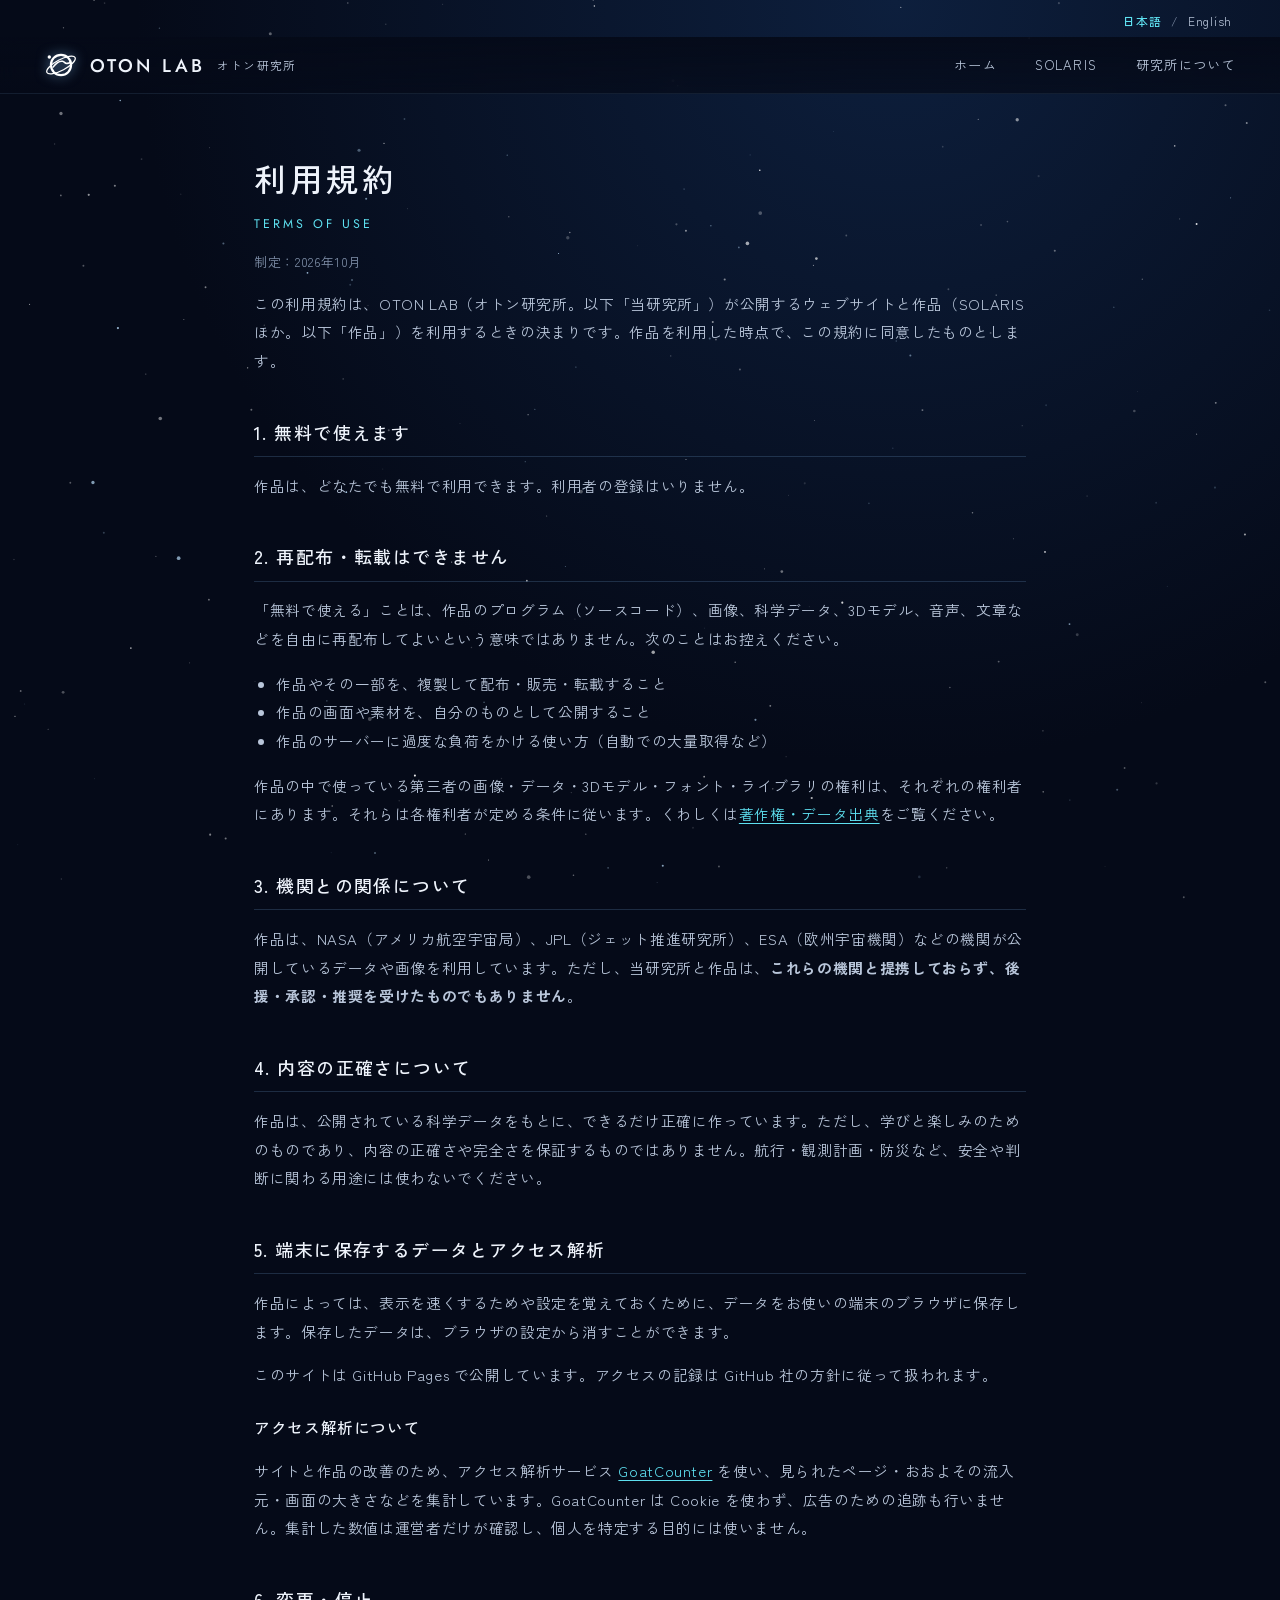
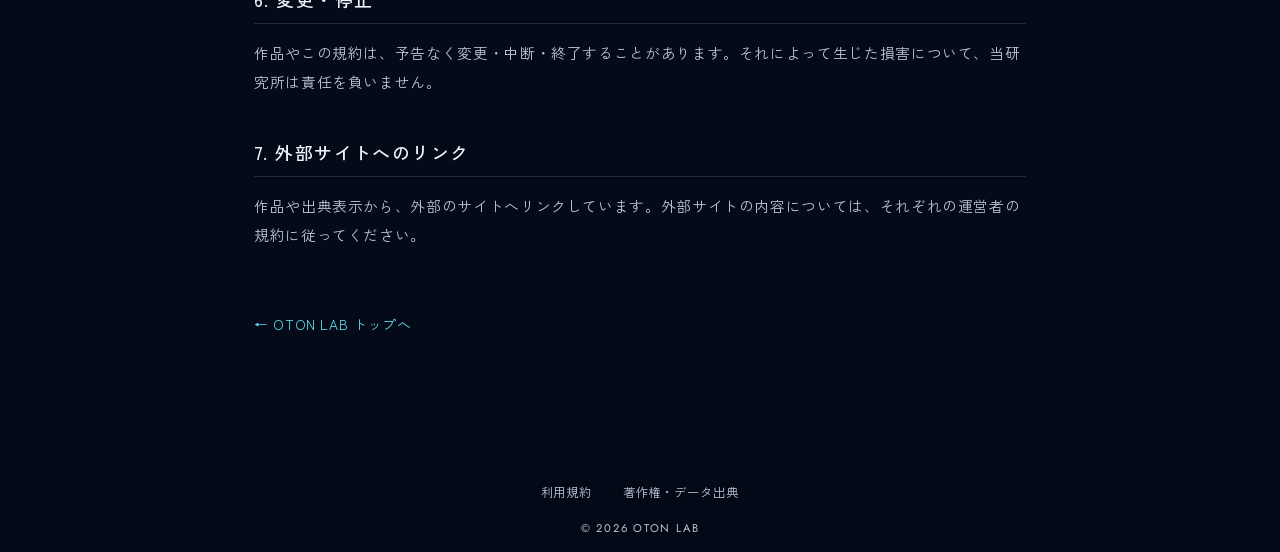
<file: terms.html>
<!doctype html>
<html lang="ja">
<head>
<meta charset="utf-8">
<meta name="viewport" content="width=device-width, initial-scale=1, viewport-fit=cover">
<title>利用規約｜OTON LAB</title>
<meta name="description" content="OTON LAB（オトン研究所）のサイトと作品の利用規約。">
<meta name="theme-color" content="#050a18">
<link rel="alternate" hreflang="ja" href="https://otonlab.github.io/terms.html">
<link rel="alternate" hreflang="en" href="https://otonlab.github.io/en/terms.html">
<link rel="alternate" hreflang="x-default" href="https://otonlab.github.io/terms.html">
<link rel="icon" href="img/icon.svg" type="image/svg+xml">
<link rel="preconnect" href="https://fonts.googleapis.com">
<link rel="preconnect" href="https://fonts.gstatic.com" crossorigin>
<link rel="stylesheet" href="https://fonts.googleapis.com/css2?family=Jost:wght@300;400;500;600&family=Zen+Kaku+Gothic+New:wght@400;500;700&display=swap">
<link rel="stylesheet" href="css/style.css">
<script src="js/analytics.js" async></script>
</head>
<body>
<canvas id="stars" aria-hidden="true"></canvas>
<nav class="lang-bar" aria-label="言語 / Language"><a href="terms.html" lang="ja" hreflang="ja" aria-current="true">日本語</a><span aria-hidden="true">/</span><a href="en/terms.html" lang="en" hreflang="en">English</a></nav>
<header class="site-header">
  <a class="brand" href="./" aria-label="OTON LAB トップへ">
    <svg class="brand-mark" viewBox="0 0 64 64" aria-hidden="true"><circle cx="32" cy="32" r="19" fill="none" stroke="currentColor" stroke-width="4"/><path d="M17 36c6-8 13-12 18-11 4 1 4 5 9 4 3 0 5-2 6-4" fill="none" stroke="currentColor" stroke-width="3" stroke-linecap="round"/><ellipse cx="32" cy="32" rx="30" ry="10" fill="none" stroke="currentColor" stroke-width="2.4" transform="rotate(-28 32 32)"/><circle cx="10" cy="17" r="3.2" fill="currentColor"/></svg>
    <span class="brand-name">OTON LAB</span>
    <span class="brand-sub">オトン研究所</span>
  </a>
  <nav class="site-nav" aria-label="メインメニュー">
    <a href="./">ホーム</a>
    <a href="./#solaris">SOLARIS</a>
    <a href="./#about">研究所について</a>
  </nav>
</header>

<main class="doc">
  <h1>利用規約</h1>
  <p class="doc-en" lang="en">TERMS OF USE</p>
  <p class="doc-date">制定：2026年10月　</p>

  <p>この利用規約は、OTON LAB（オトン研究所。以下「当研究所」）が公開するウェブサイトと作品（SOLARIS ほか。以下「作品」）を利用するときの決まりです。作品を利用した時点で、この規約に同意したものとします。</p>

  <h2>1. 無料で使えます</h2>
  <p>作品は、どなたでも無料で利用できます。利用者の登録はいりません。</p>

  <h2>2. 再配布・転載はできません</h2>
  <p>「無料で使える」ことは、作品のプログラム（ソースコード）、画像、科学データ、3Dモデル、音声、文章などを自由に再配布してよいという意味ではありません。次のことはお控えください。</p>
  <ul>
    <li>作品やその一部を、複製して配布・販売・転載すること</li>
    <li>作品の画面や素材を、自分のものとして公開すること</li>
    <li>作品のサーバーに過度な負荷をかける使い方（自動での大量取得など）</li>
  </ul>
  <p>作品の中で使っている第三者の画像・データ・3Dモデル・フォント・ライブラリの権利は、それぞれの権利者にあります。それらは各権利者が定める条件に従います。くわしくは<a href="credits.html">著作権・データ出典</a>をご覧ください。</p>

  <h2>3. 機関との関係について</h2>
  <p>作品は、NASA（アメリカ航空宇宙局）、JPL（ジェット推進研究所）、ESA（欧州宇宙機関）などの機関が公開しているデータや画像を利用しています。ただし、当研究所と作品は、<b>これらの機関と提携しておらず、後援・承認・推奨を受けたものでもありません</b>。</p>

  <h2>4. 内容の正確さについて</h2>
  <p>作品は、公開されている科学データをもとに、できるだけ正確に作っています。ただし、学びと楽しみのためのものであり、内容の正確さや完全さを保証するものではありません。航行・観測計画・防災など、安全や判断に関わる用途には使わないでください。</p>

  <h2>5. 端末に保存するデータとアクセス解析</h2>
  <p>作品によっては、表示を速くするためや設定を覚えておくために、データをお使いの端末のブラウザに保存します。保存したデータは、ブラウザの設定から消すことができます。</p>
  <p>このサイトは GitHub Pages で公開しています。アクセスの記録は GitHub 社の方針に従って扱われます。</p>
  <h3>アクセス解析について</h3>
  <p>サイトと作品の改善のため、アクセス解析サービス <a href="https://www.goatcounter.com/" target="_blank" rel="noopener noreferrer">GoatCounter</a> を使い、見られたページ・おおよその流入元・画面の大きさなどを集計しています。GoatCounter は Cookie を使わず、広告のための追跡も行いません。集計した数値は運営者だけが確認し、個人を特定する目的には使いません。</p>

  <h2>6. 変更・停止</h2>
  <p>作品やこの規約は、予告なく変更・中断・終了することがあります。それによって生じた損害について、当研究所は責任を負いません。</p>

  <h2>7. 外部サイトへのリンク</h2>
  <p>作品や出典表示から、外部のサイトへリンクしています。外部サイトの内容については、それぞれの運営者の規約に従ってください。</p>

  <a class="back-link" href="./">← OTON LAB トップへ</a>
</main>

<footer class="site-footer is-simple">
  <ul class="footer-links">
    <li><a href="terms.html" aria-current="page">利用規約</a></li>
    <li><a href="credits.html">著作権・データ出典</a></li>
  </ul>
  <p class="copyright" lang="en">© 2026 OTON LAB</p>
</footer>
<script src="js/main.js" defer></script>
</body>
</html>
</file>
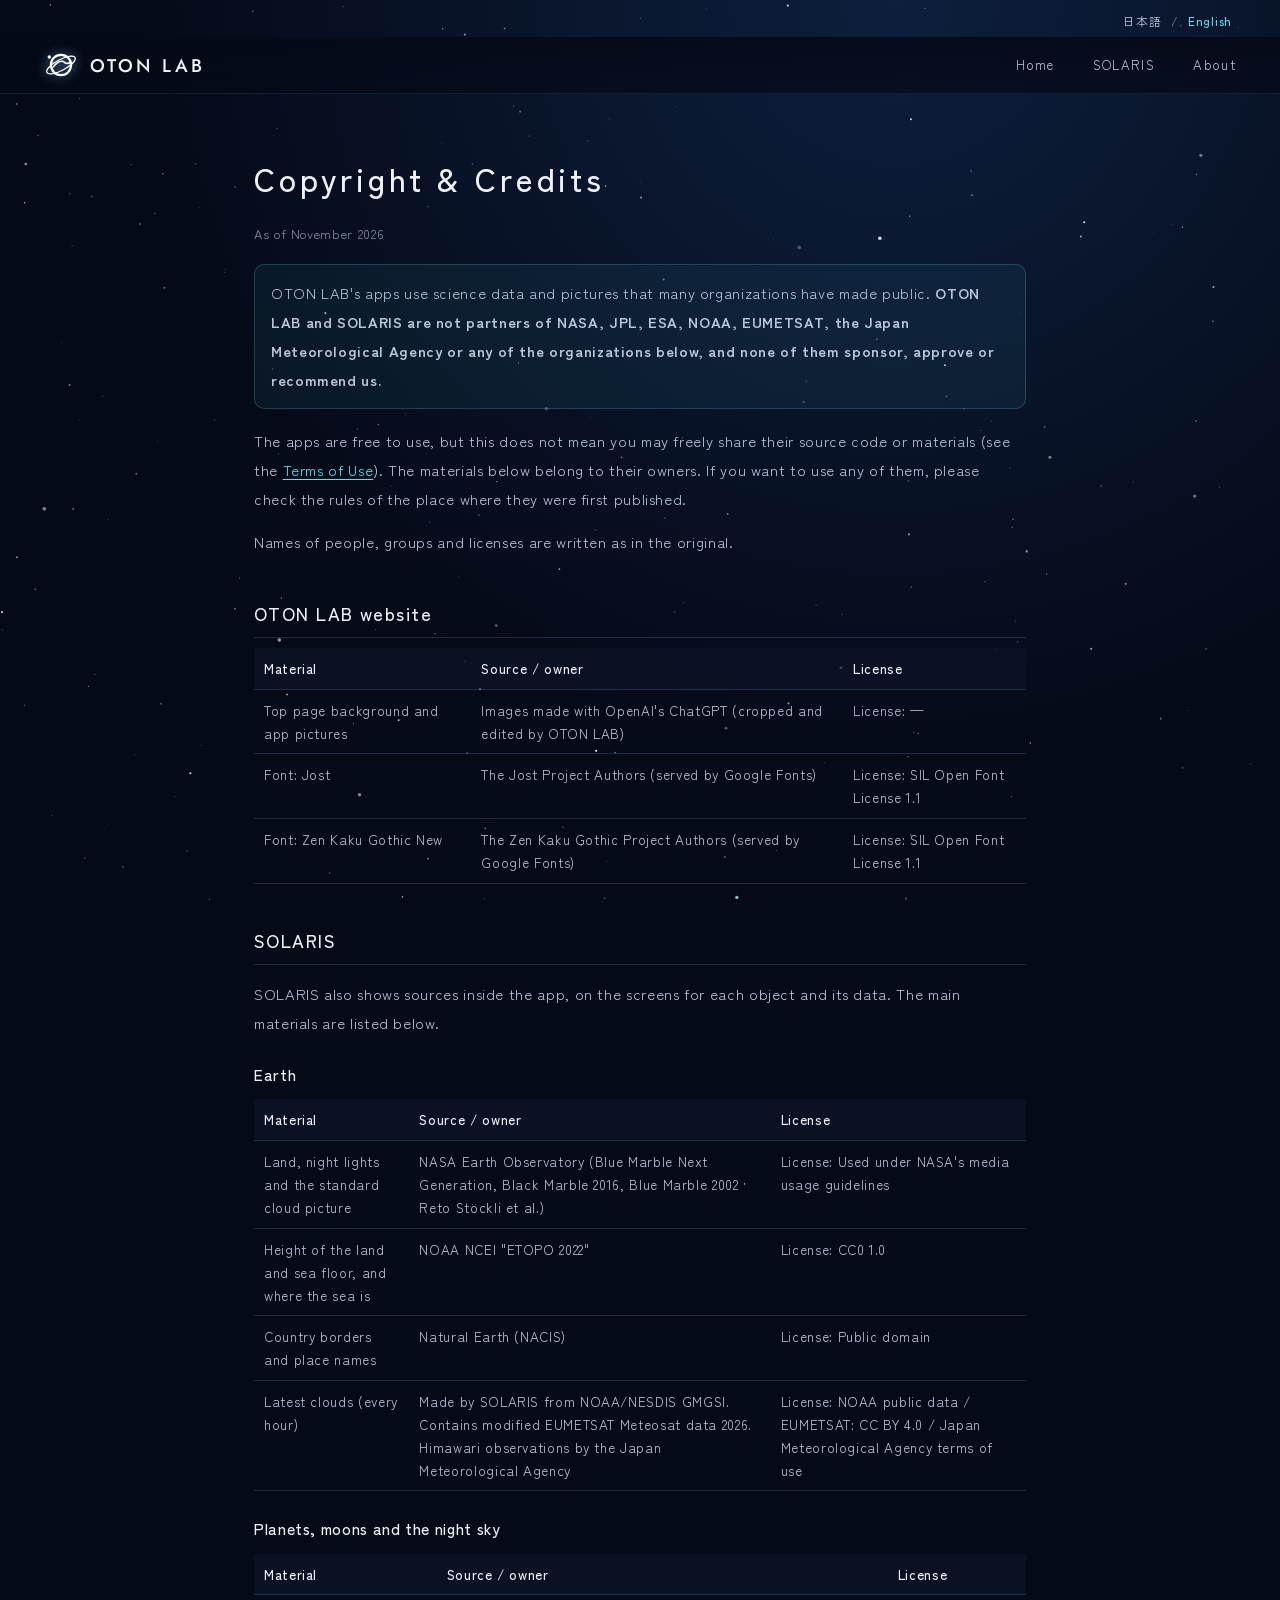
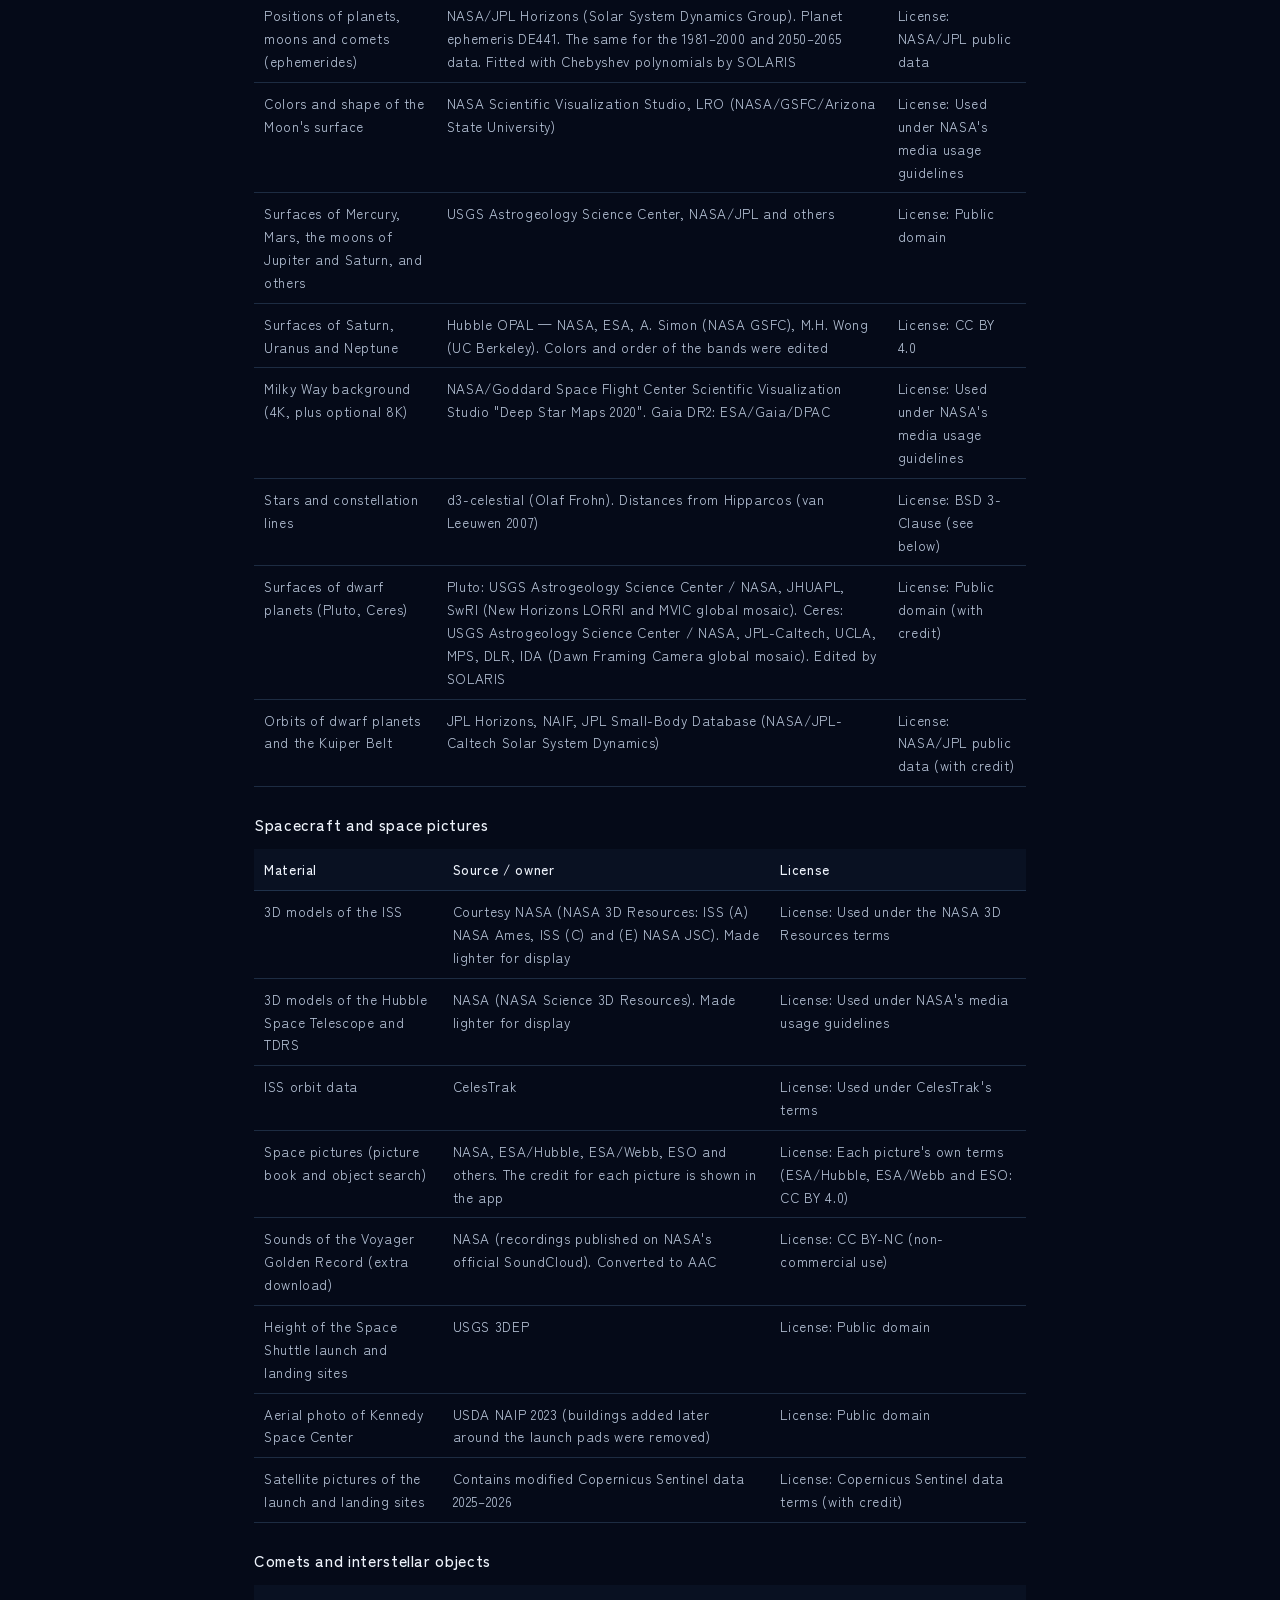
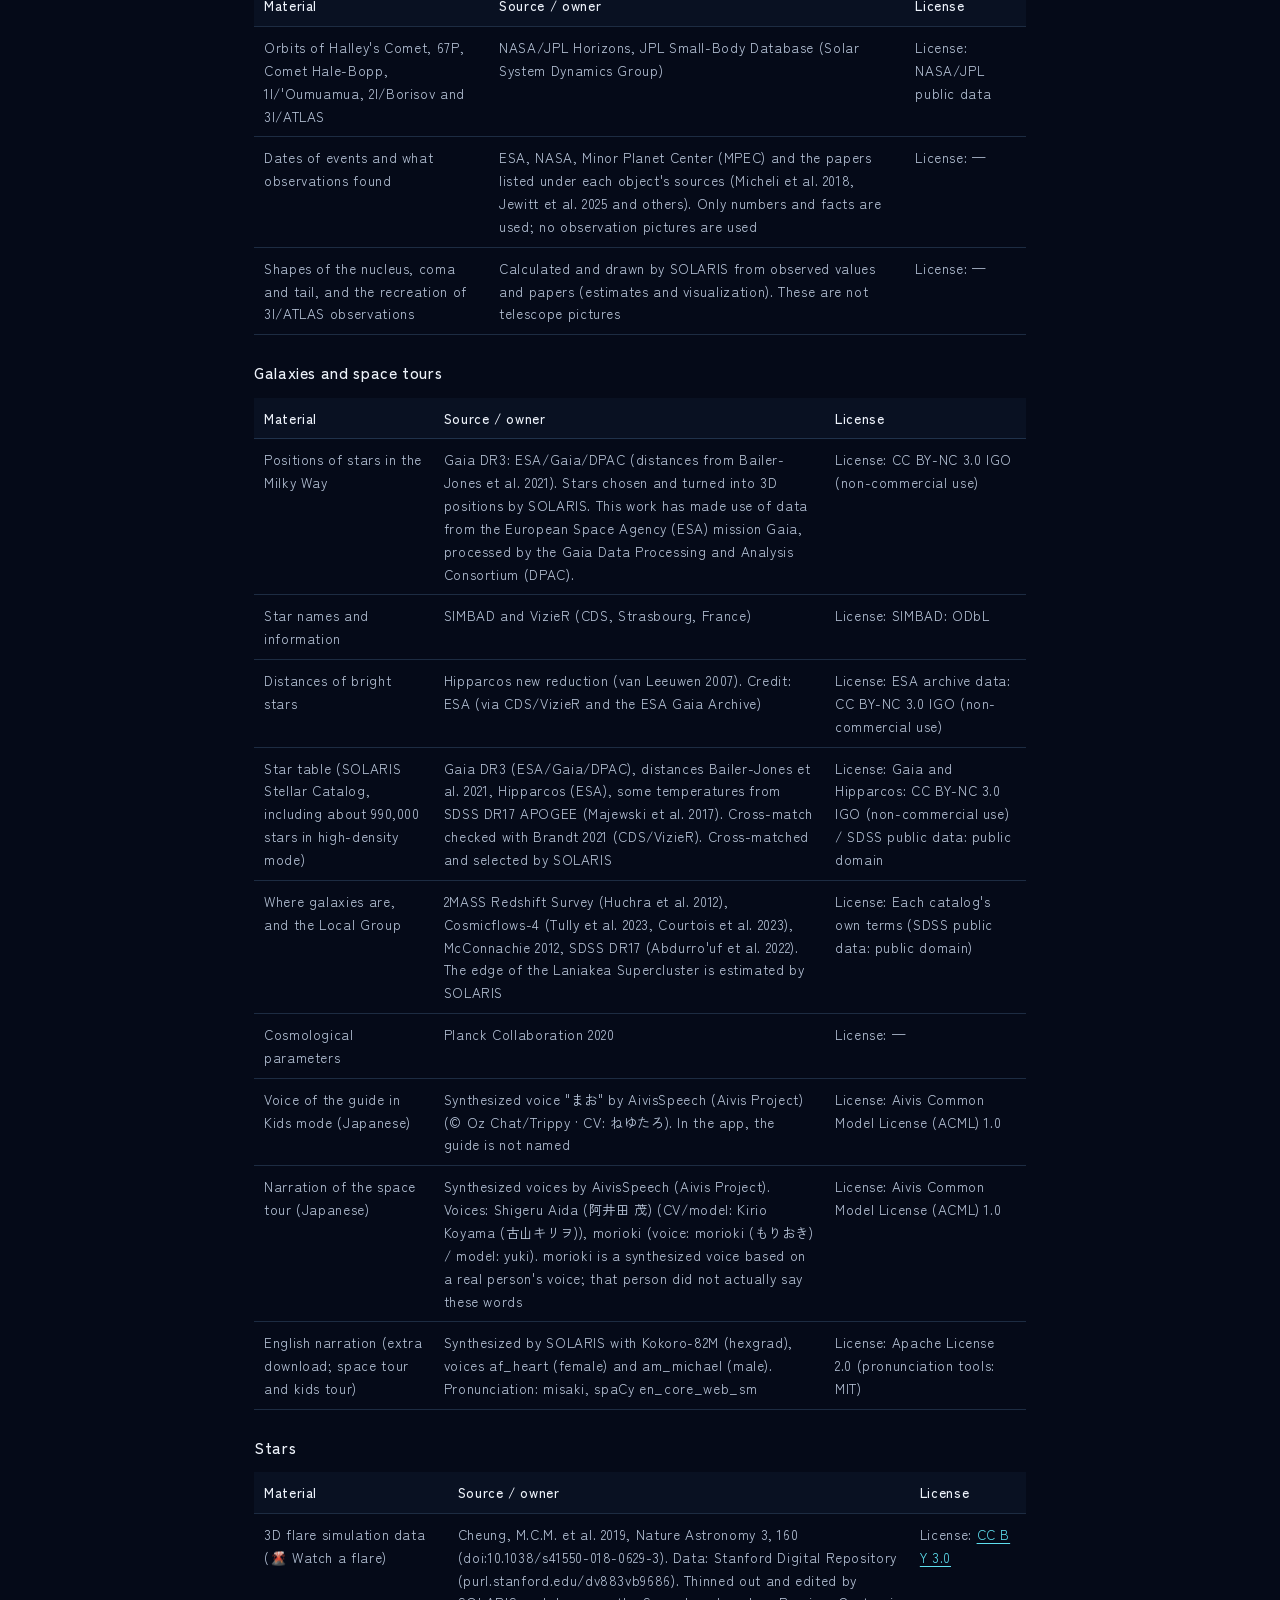
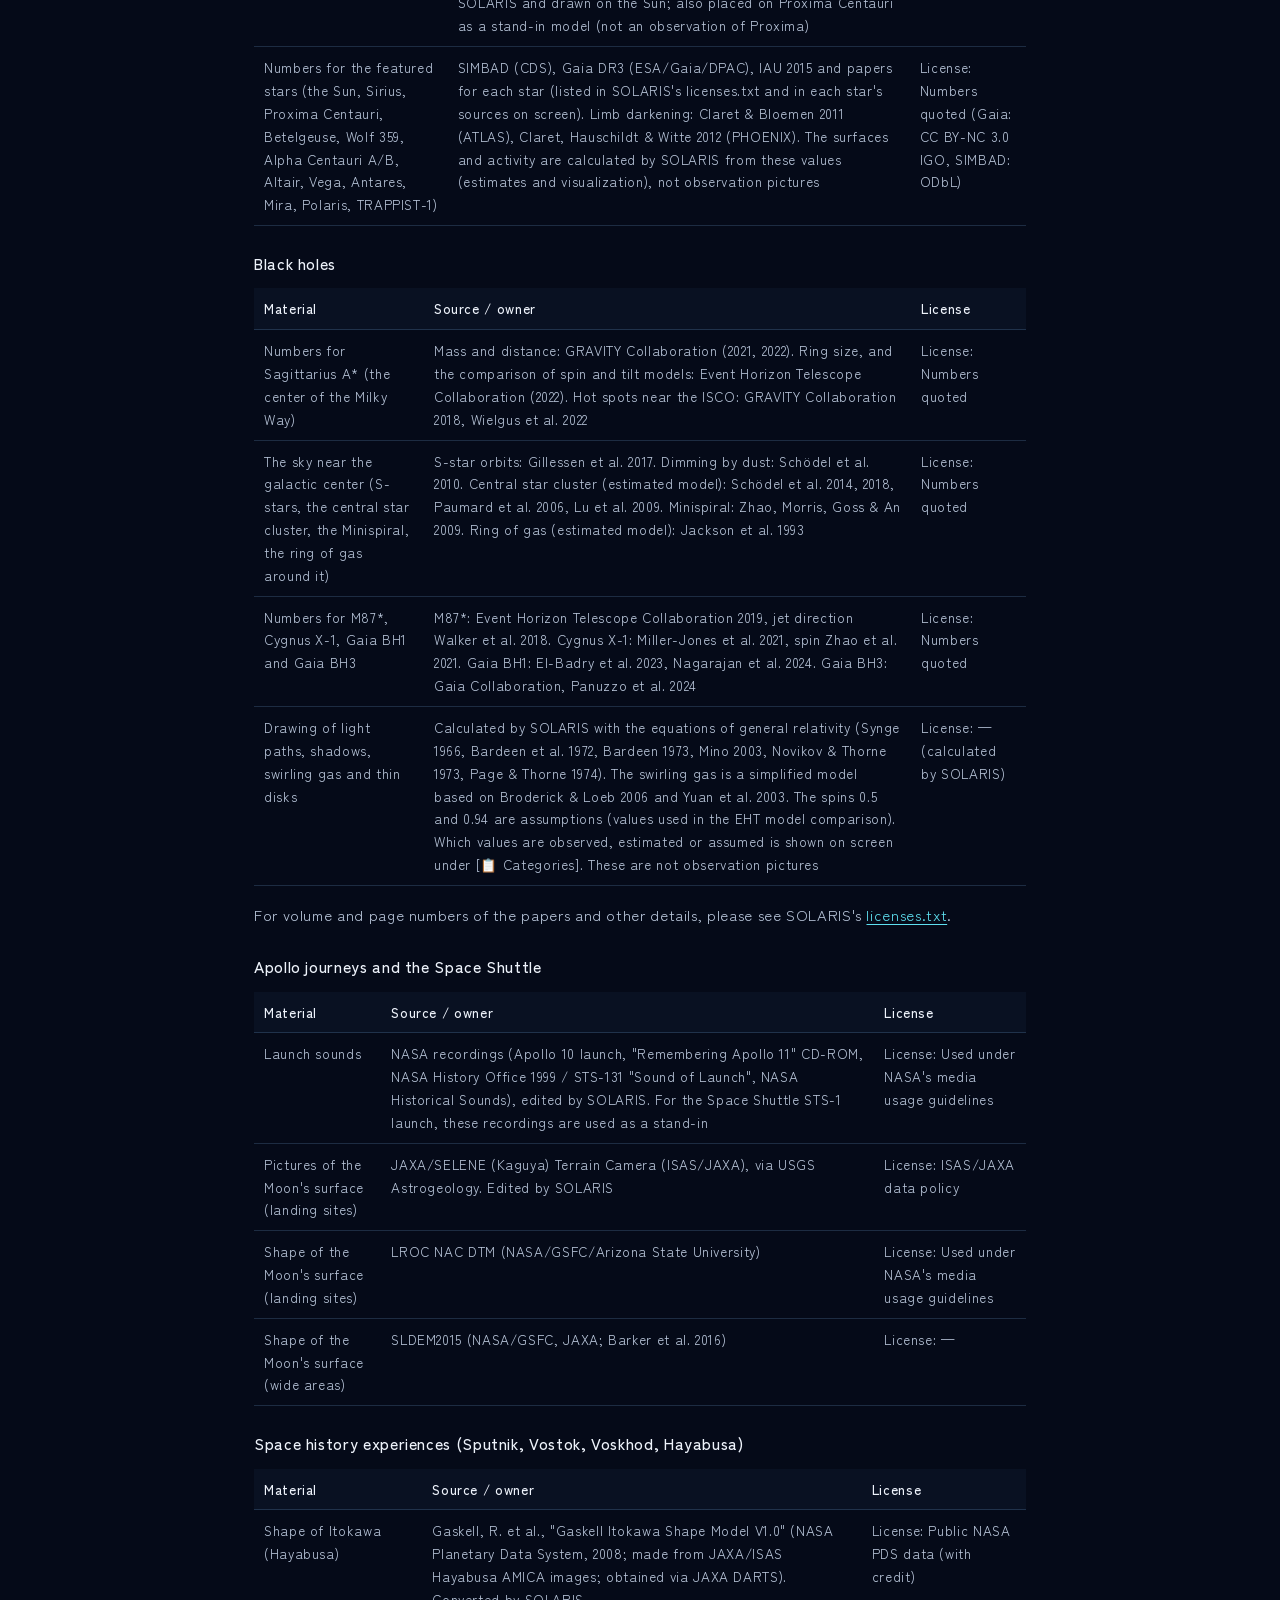
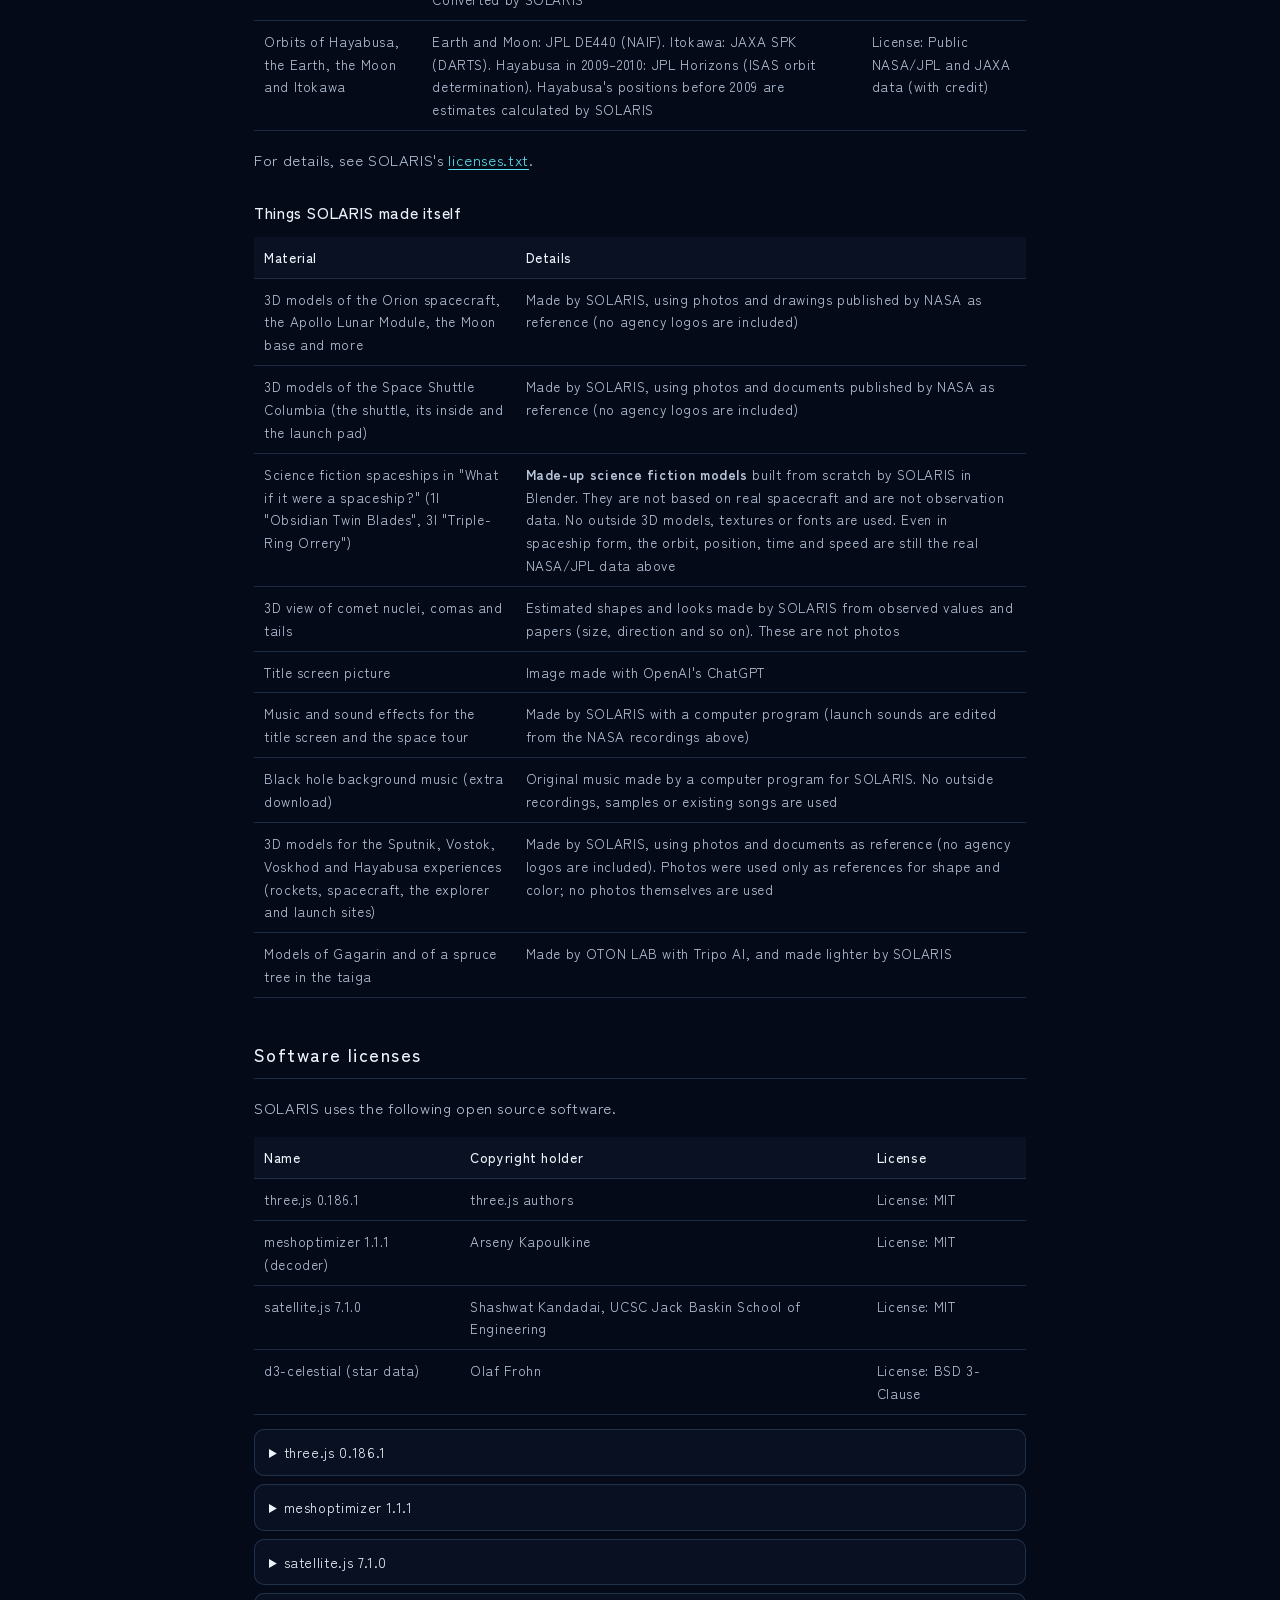
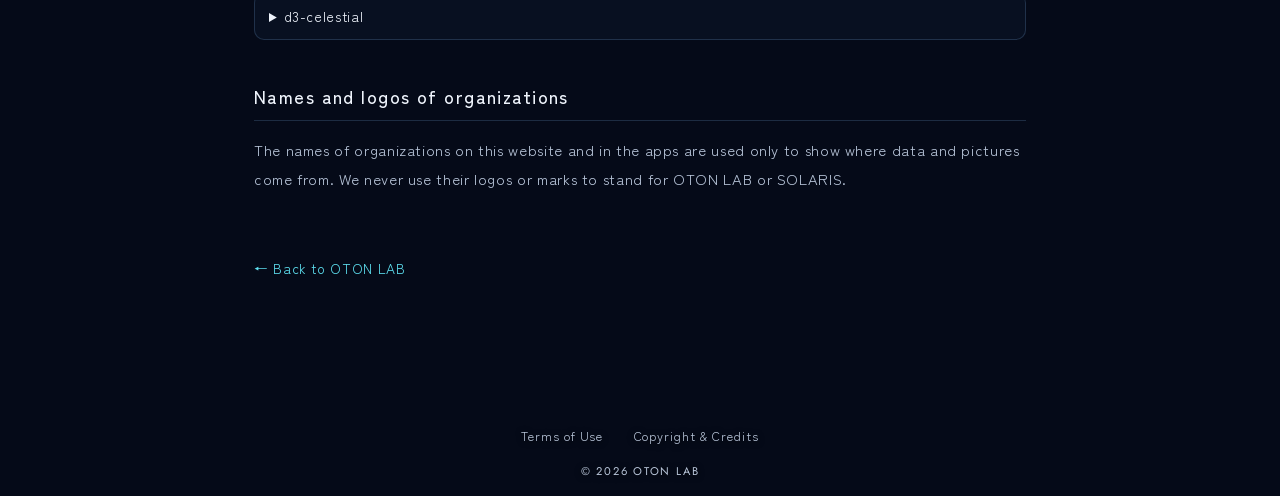
<file: en/credits.html>
<!doctype html>
<html lang="en">
<head>
<meta charset="utf-8">
<meta name="viewport" content="width=device-width, initial-scale=1, viewport-fit=cover">
<title>Copyright &amp; Credits | OTON LAB</title>
<meta name="description" content="Where the pictures, science data, 3D models, fonts and software used by OTON LAB and SOLARIS come from, and their licenses.">
<meta name="theme-color" content="#050a18">
<link rel="alternate" hreflang="ja" href="https://otonlab.github.io/credits.html">
<link rel="alternate" hreflang="en" href="https://otonlab.github.io/en/credits.html">
<link rel="alternate" hreflang="x-default" href="https://otonlab.github.io/credits.html">
<link rel="icon" href="../img/icon.svg" type="image/svg+xml">
<link rel="preconnect" href="https://fonts.googleapis.com">
<link rel="preconnect" href="https://fonts.gstatic.com" crossorigin>
<link rel="stylesheet" href="https://fonts.googleapis.com/css2?family=Jost:wght@300;400;500;600&family=Zen+Kaku+Gothic+New:wght@400;500;700&display=swap">
<link rel="stylesheet" href="../css/style.css">
<script src="../js/analytics.js" async></script>
</head>
<body>
<canvas id="stars" aria-hidden="true"></canvas>
<nav class="lang-bar" aria-label="Language"><a href="../credits.html" lang="ja" hreflang="ja">日本語</a><span aria-hidden="true">/</span><a href="credits.html" lang="en" hreflang="en" aria-current="true">English</a></nav>
<header class="site-header">
  <a class="brand" href="./" aria-label="OTON LAB home">
    <svg class="brand-mark" viewBox="0 0 64 64" aria-hidden="true"><circle cx="32" cy="32" r="19" fill="none" stroke="currentColor" stroke-width="4"/><path d="M17 36c6-8 13-12 18-11 4 1 4 5 9 4 3 0 5-2 6-4" fill="none" stroke="currentColor" stroke-width="3" stroke-linecap="round"/><ellipse cx="32" cy="32" rx="30" ry="10" fill="none" stroke="currentColor" stroke-width="2.4" transform="rotate(-28 32 32)"/><circle cx="10" cy="17" r="3.2" fill="currentColor"/></svg>
    <span class="brand-name">OTON LAB</span>
  </a>
  <nav class="site-nav" aria-label="Main menu">
    <a href="./">Home</a>
    <a href="./#solaris">SOLARIS</a>
    <a href="./#about">About</a>
  </nav>
</header>

<main class="doc">
  <h1>Copyright &amp; Credits</h1>
  <p class="doc-date">As of November 2026</p>

  <div class="note">
    <p>OTON LAB's apps use science data and pictures that many organizations have made public. <b>OTON LAB and SOLARIS are not partners of NASA, JPL, ESA, NOAA, EUMETSAT, the Japan Meteorological Agency or any of the organizations below, and none of them sponsor, approve or recommend us.</b></p>
  </div>
  <p>The apps are free to use, but this does not mean you may freely share their source code or materials (see the <a href="terms.html">Terms of Use</a>). The materials below belong to their owners. If you want to use any of them, please check the rules of the place where they were first published.</p>
  <p>Names of people, groups and licenses are written as in the original.</p>

  <h2>OTON LAB website</h2>
  <div class="table-wrap"><table>
    <thead><tr><th>Material</th><th>Source / owner</th><th>License</th></tr></thead>
    <tbody>
      <tr><td>Top page background and app pictures</td><td>Images made with OpenAI's ChatGPT (cropped and edited by OTON LAB)</td><td>—</td></tr>
      <tr><td>Font: Jost</td><td>The Jost Project Authors (served by Google Fonts)</td><td>SIL Open Font License 1.1</td></tr>
      <tr><td>Font: Zen Kaku Gothic New</td><td>The Zen Kaku Gothic Project Authors (served by Google Fonts)</td><td>SIL Open Font License 1.1</td></tr>
    </tbody>
  </table></div>

  <h2>SOLARIS</h2>
  <p>SOLARIS also shows sources inside the app, on the screens for each object and its data. The main materials are listed below.</p>

  <h3>Earth</h3>
  <div class="table-wrap"><table>
    <thead><tr><th>Material</th><th>Source / owner</th><th>License</th></tr></thead>
    <tbody>
      <tr><td>Land, night lights and the standard cloud picture</td><td>NASA Earth Observatory (Blue Marble Next Generation, Black Marble 2016, Blue Marble 2002 · Reto Stöckli et al.)</td><td>Used under NASA's media usage guidelines</td></tr>
      <tr><td>Height of the land and sea floor, and where the sea is</td><td>NOAA NCEI "ETOPO 2022"</td><td>CC0 1.0</td></tr>
      <tr><td>Country borders and place names</td><td>Natural Earth (NACIS)</td><td>Public domain</td></tr>
      <tr><td>Latest clouds (every hour)</td><td>Made by SOLARIS from NOAA/NESDIS GMGSI. Contains modified EUMETSAT Meteosat data 2026. Himawari observations by the Japan Meteorological Agency</td><td>NOAA public data / EUMETSAT: CC BY 4.0 / Japan Meteorological Agency terms of use</td></tr>
    </tbody>
  </table></div>

  <h3>Planets, moons and the night sky</h3>
  <div class="table-wrap"><table>
    <thead><tr><th>Material</th><th>Source / owner</th><th>License</th></tr></thead>
    <tbody>
      <tr><td>Positions of planets, moons and comets (ephemerides)</td><td>NASA/JPL Horizons (Solar System Dynamics Group). Planet ephemeris DE441. The same for the 1981–2000 and 2050–2065 data. Fitted with Chebyshev polynomials by SOLARIS</td><td>NASA/JPL public data</td></tr>
      <tr><td>Colors and shape of the Moon's surface</td><td>NASA Scientific Visualization Studio, LRO (NASA/GSFC/Arizona State University)</td><td>Used under NASA's media usage guidelines</td></tr>
      <tr><td>Surfaces of Mercury, Mars, the moons of Jupiter and Saturn, and others</td><td>USGS Astrogeology Science Center, NASA/JPL and others</td><td>Public domain</td></tr>
      <tr><td>Surfaces of Saturn, Uranus and Neptune</td><td>Hubble OPAL — NASA, ESA, A. Simon (NASA GSFC), M.H. Wong (UC Berkeley). Colors and order of the bands were edited</td><td>CC BY 4.0</td></tr>
      <tr><td>Milky Way background (4K, plus optional 8K)</td><td>NASA/Goddard Space Flight Center Scientific Visualization Studio "Deep Star Maps 2020". Gaia DR2: ESA/Gaia/DPAC</td><td>Used under NASA's media usage guidelines</td></tr>
      <tr><td>Stars and constellation lines</td><td>d3-celestial (Olaf Frohn). Distances from Hipparcos (van Leeuwen 2007)</td><td>BSD 3-Clause (see below)</td></tr>
      <tr><td>Surfaces of dwarf planets (Pluto, Ceres)</td><td>Pluto: USGS Astrogeology Science Center / NASA, JHUAPL, SwRI (New Horizons LORRI and MVIC global mosaic). Ceres: USGS Astrogeology Science Center / NASA, JPL-Caltech, UCLA, MPS, DLR, IDA (Dawn Framing Camera global mosaic). Edited by SOLARIS</td><td>Public domain (with credit)</td></tr>
      <tr><td>Orbits of dwarf planets and the Kuiper Belt</td><td>JPL Horizons, NAIF, JPL Small-Body Database (NASA/JPL-Caltech Solar System Dynamics)</td><td>NASA/JPL public data (with credit)</td></tr>
    </tbody>
  </table></div>

  <h3>Spacecraft and space pictures</h3>
  <div class="table-wrap"><table>
    <thead><tr><th>Material</th><th>Source / owner</th><th>License</th></tr></thead>
    <tbody>
      <tr><td>3D models of the ISS</td><td>Courtesy NASA (NASA 3D Resources: ISS (A) NASA Ames, ISS (C) and (E) NASA JSC). Made lighter for display</td><td>Used under the NASA 3D Resources terms</td></tr>
      <tr><td>3D models of the Hubble Space Telescope and TDRS</td><td>NASA (NASA Science 3D Resources). Made lighter for display</td><td>Used under NASA's media usage guidelines</td></tr>
      <tr><td>ISS orbit data</td><td>CelesTrak</td><td>Used under CelesTrak's terms</td></tr>
      <tr><td>Space pictures (picture book and object search)</td><td>NASA, ESA/Hubble, ESA/Webb, ESO and others. The credit for each picture is shown in the app</td><td>Each picture's own terms (ESA/Hubble, ESA/Webb and ESO: CC BY 4.0)</td></tr>
      <tr><td>Sounds of the Voyager Golden Record (extra download)</td><td>NASA (recordings published on NASA's official SoundCloud). Converted to AAC</td><td>CC BY-NC (non-commercial use)</td></tr>
      <tr><td>Height of the Space Shuttle launch and landing sites</td><td>USGS 3DEP</td><td>Public domain</td></tr>
      <tr><td>Aerial photo of Kennedy Space Center</td><td>USDA NAIP 2023 (buildings added later around the launch pads were removed)</td><td>Public domain</td></tr>
      <tr><td>Satellite pictures of the launch and landing sites</td><td>Contains modified Copernicus Sentinel data 2025–2026</td><td>Copernicus Sentinel data terms (with credit)</td></tr>
    </tbody>
  </table></div>

  <h3>Comets and interstellar objects</h3>
  <div class="table-wrap"><table>
    <thead><tr><th>Material</th><th>Source / owner</th><th>License</th></tr></thead>
    <tbody>
      <tr><td>Orbits of Halley's Comet, 67P, Comet Hale-Bopp, 1I/'Oumuamua, 2I/Borisov and 3I/ATLAS</td><td>NASA/JPL Horizons, JPL Small-Body Database (Solar System Dynamics Group)</td><td>NASA/JPL public data</td></tr>
      <tr><td>Dates of events and what observations found</td><td>ESA, NASA, Minor Planet Center (MPEC) and the papers listed under each object's sources (Micheli et al. 2018, Jewitt et al. 2025 and others). Only numbers and facts are used; no observation pictures are used</td><td>—</td></tr>
      <tr><td>Shapes of the nucleus, coma and tail, and the recreation of 3I/ATLAS observations</td><td>Calculated and drawn by SOLARIS from observed values and papers (estimates and visualization). These are not telescope pictures</td><td>—</td></tr>
    </tbody>
  </table></div>

  <h3>Galaxies and space tours</h3>
  <div class="table-wrap"><table>
    <thead><tr><th>Material</th><th>Source / owner</th><th>License</th></tr></thead>
    <tbody>
      <tr><td>Positions of stars in the Milky Way</td><td>Gaia DR3: ESA/Gaia/DPAC (distances from Bailer-Jones et al. 2021). Stars chosen and turned into 3D positions by SOLARIS. This work has made use of data from the European Space Agency (ESA) mission Gaia, processed by the Gaia Data Processing and Analysis Consortium (DPAC).</td><td>CC BY-NC 3.0 IGO (non-commercial use)</td></tr>
      <tr><td>Star names and information</td><td>SIMBAD and VizieR (CDS, Strasbourg, France)</td><td>SIMBAD: ODbL</td></tr>
      <tr><td>Distances of bright stars</td><td>Hipparcos new reduction (van Leeuwen 2007). Credit: ESA (via CDS/VizieR and the ESA Gaia Archive)</td><td>ESA archive data: CC BY-NC 3.0 IGO (non-commercial use)</td></tr>
      <tr><td>Star table (SOLARIS Stellar Catalog, including about 990,000 stars in high-density mode)</td><td>Gaia DR3 (ESA/Gaia/DPAC), distances Bailer-Jones et al. 2021, Hipparcos (ESA), some temperatures from SDSS DR17 APOGEE (Majewski et al. 2017). Cross-match checked with Brandt 2021 (CDS/VizieR). Cross-matched and selected by SOLARIS</td><td>Gaia and Hipparcos: CC BY-NC 3.0 IGO (non-commercial use) / SDSS public data: public domain</td></tr>
      <tr><td>Where galaxies are, and the Local Group</td><td>2MASS Redshift Survey (Huchra et al. 2012), Cosmicflows-4 (Tully et al. 2023, Courtois et al. 2023), McConnachie 2012, SDSS DR17 (Abdurro'uf et al. 2022). The edge of the Laniakea Supercluster is estimated by SOLARIS</td><td>Each catalog's own terms (SDSS public data: public domain)</td></tr>
      <tr><td>Cosmological parameters</td><td>Planck Collaboration 2020</td><td>—</td></tr>
      <tr><td>Voice of the guide in Kids mode (Japanese)</td><td>Synthesized voice "<span lang="ja">まお</span>" by AivisSpeech (Aivis Project) (© Oz Chat/Trippy · CV: <span lang="ja">ねゆたろ</span>). In the app, the guide is not named</td><td>Aivis Common Model License (ACML) 1.0</td></tr>
      <tr><td>Narration of the space tour (Japanese)</td><td>Synthesized voices by AivisSpeech (Aivis Project). Voices: Shigeru Aida (<span lang="ja">阿井田 茂</span>) (CV/model: Kirio Koyama (<span lang="ja">古山キリヲ</span>)), morioki (voice: morioki (<span lang="ja">もりおき</span>) / model: yuki). morioki is a synthesized voice based on a real person's voice; that person did not actually say these words</td><td>Aivis Common Model License (ACML) 1.0</td></tr>
      <tr><td>English narration (extra download; space tour and kids tour)</td><td>Synthesized by SOLARIS with Kokoro-82M (hexgrad), voices af_heart (female) and am_michael (male). Pronunciation: misaki, spaCy en_core_web_sm</td><td>Apache License 2.0 (pronunciation tools: MIT)</td></tr>
    </tbody>
  </table></div>

  <h3>Stars</h3>
  <div class="table-wrap"><table>
    <thead><tr><th>Material</th><th>Source / owner</th><th>License</th></tr></thead>
    <tbody>
      <tr><td>3D flare simulation data (🌋 Watch a flare)</td><td>Cheung, M.C.M. et al. 2019, Nature Astronomy 3, 160 (doi:10.1038/s41550-018-0629-3). Data: Stanford Digital Repository (purl.stanford.edu/dv883vb9686). Thinned out and edited by SOLARIS and drawn on the Sun; also placed on Proxima Centauri as a stand-in model (not an observation of Proxima)</td><td><a href="https://creativecommons.org/licenses/by/3.0/">CC BY 3.0</a></td></tr>
      <tr><td>Numbers for the featured stars (the Sun, Sirius, Proxima Centauri, Betelgeuse, Wolf 359, Alpha Centauri A/B, Altair, Vega, Antares, Mira, Polaris, TRAPPIST-1)</td><td>SIMBAD (CDS), Gaia DR3 (ESA/Gaia/DPAC), IAU 2015 and papers for each star (listed in SOLARIS's licenses.txt and in each star's sources on screen). Limb darkening: Claret &amp; Bloemen 2011 (ATLAS), Claret, Hauschildt &amp; Witte 2012 (PHOENIX). The surfaces and activity are calculated by SOLARIS from these values (estimates and visualization), not observation pictures</td><td>Numbers quoted (Gaia: CC BY-NC 3.0 IGO, SIMBAD: ODbL)</td></tr>
    </tbody>
  </table></div>

  <h3>Black holes</h3>
  <div class="table-wrap"><table>
    <thead><tr><th>Material</th><th>Source / owner</th><th>License</th></tr></thead>
    <tbody>
      <tr><td>Numbers for Sagittarius A* (the center of the Milky Way)</td><td>Mass and distance: GRAVITY Collaboration (2021, 2022). Ring size, and the comparison of spin and tilt models: Event Horizon Telescope Collaboration (2022). Hot spots near the ISCO: GRAVITY Collaboration 2018, Wielgus et al. 2022</td><td>Numbers quoted</td></tr>
      <tr><td>The sky near the galactic center (S-stars, the central star cluster, the Minispiral, the ring of gas around it)</td><td>S-star orbits: Gillessen et al. 2017. Dimming by dust: Schödel et al. 2010. Central star cluster (estimated model): Schödel et al. 2014, 2018, Paumard et al. 2006, Lu et al. 2009. Minispiral: Zhao, Morris, Goss &amp; An 2009. Ring of gas (estimated model): Jackson et al. 1993</td><td>Numbers quoted</td></tr>
      <tr><td>Numbers for M87*, Cygnus X-1, Gaia BH1 and Gaia BH3</td><td>M87*: Event Horizon Telescope Collaboration 2019, jet direction Walker et al. 2018. Cygnus X-1: Miller-Jones et al. 2021, spin Zhao et al. 2021. Gaia BH1: El-Badry et al. 2023, Nagarajan et al. 2024. Gaia BH3: Gaia Collaboration, Panuzzo et al. 2024</td><td>Numbers quoted</td></tr>
      <tr><td>Drawing of light paths, shadows, swirling gas and thin disks</td><td>Calculated by SOLARIS with the equations of general relativity (Synge 1966, Bardeen et al. 1972, Bardeen 1973, Mino 2003, Novikov &amp; Thorne 1973, Page &amp; Thorne 1974). The swirling gas is a simplified model based on Broderick &amp; Loeb 2006 and Yuan et al. 2003. The spins 0.5 and 0.94 are assumptions (values used in the EHT model comparison). Which values are observed, estimated or assumed is shown on screen under [📋 Categories]. These are not observation pictures</td><td>— (calculated by SOLARIS)</td></tr>
    </tbody>
  </table></div>
  <p>For volume and page numbers of the papers and other details, please see SOLARIS's <a href="https://otonlab.github.io/solaris/licenses.txt">licenses.txt</a>.</p>

  <h3>Apollo journeys and the Space Shuttle</h3>
  <div class="table-wrap"><table>
    <thead><tr><th>Material</th><th>Source / owner</th><th>License</th></tr></thead>
    <tbody>
      <tr><td>Launch sounds</td><td>NASA recordings (Apollo 10 launch, "Remembering Apollo 11" CD-ROM, NASA History Office 1999 / STS-131 "Sound of Launch", NASA Historical Sounds), edited by SOLARIS. For the Space Shuttle STS-1 launch, these recordings are used as a stand-in</td><td>Used under NASA's media usage guidelines</td></tr>
      <tr><td>Pictures of the Moon's surface (landing sites)</td><td>JAXA/SELENE (Kaguya) Terrain Camera (ISAS/JAXA), via USGS Astrogeology. Edited by SOLARIS</td><td>ISAS/JAXA data policy</td></tr>
      <tr><td>Shape of the Moon's surface (landing sites)</td><td>LROC NAC DTM (NASA/GSFC/Arizona State University)</td><td>Used under NASA's media usage guidelines</td></tr>
      <tr><td>Shape of the Moon's surface (wide areas)</td><td>SLDEM2015 (NASA/GSFC, JAXA; Barker et al. 2016)</td><td>—</td></tr>
    </tbody>
  </table></div>

  <h3>Space history experiences (Sputnik, Vostok, Voskhod, Hayabusa)</h3>
  <div class="table-wrap"><table>
    <thead><tr><th>Material</th><th>Source / owner</th><th>License</th></tr></thead>
    <tbody>
      <tr><td>Shape of Itokawa (Hayabusa)</td><td>Gaskell, R. et al., "Gaskell Itokawa Shape Model V1.0" (NASA Planetary Data System, 2008; made from JAXA/ISAS Hayabusa AMICA images; obtained via JAXA DARTS). Converted by SOLARIS</td><td>Public NASA PDS data (with credit)</td></tr>
      <tr><td>Orbits of Hayabusa, the Earth, the Moon and Itokawa</td><td>Earth and Moon: JPL DE440 (NAIF). Itokawa: JAXA SPK (DARTS). Hayabusa in 2009–2010: JPL Horizons (ISAS orbit determination). Hayabusa's positions before 2009 are estimates calculated by SOLARIS</td><td>Public NASA/JPL and JAXA data (with credit)</td></tr>
    </tbody>
  </table></div>
  <p>For details, see SOLARIS's <a href="https://otonlab.github.io/solaris/licenses.txt">licenses.txt</a>.</p>

  <h3>Things SOLARIS made itself</h3>
  <div class="table-wrap"><table>
    <thead><tr><th>Material</th><th>Details</th></tr></thead>
    <tbody>
      <tr><td>3D models of the Orion spacecraft, the Apollo Lunar Module, the Moon base and more</td><td>Made by SOLARIS, using photos and drawings published by NASA as reference (no agency logos are included)</td></tr>
      <tr><td>3D models of the Space Shuttle Columbia (the shuttle, its inside and the launch pad)</td><td>Made by SOLARIS, using photos and documents published by NASA as reference (no agency logos are included)</td></tr>
      <tr><td>Science fiction spaceships in "What if it were a spaceship?" (1I "Obsidian Twin Blades", 3I "Triple-Ring Orrery")</td><td><b>Made-up science fiction models</b> built from scratch by SOLARIS in Blender. They are not based on real spacecraft and are not observation data. No outside 3D models, textures or fonts are used. Even in spaceship form, the orbit, position, time and speed are still the real NASA/JPL data above</td></tr>
      <tr><td>3D view of comet nuclei, comas and tails</td><td>Estimated shapes and looks made by SOLARIS from observed values and papers (size, direction and so on). These are not photos</td></tr>
      <tr><td>Title screen picture</td><td>Image made with OpenAI's ChatGPT</td></tr>
      <tr><td>Music and sound effects for the title screen and the space tour</td><td>Made by SOLARIS with a computer program (launch sounds are edited from the NASA recordings above)</td></tr>
      <tr><td>Black hole background music (extra download)</td><td>Original music made by a computer program for SOLARIS. No outside recordings, samples or existing songs are used</td></tr>
      <tr><td>3D models for the Sputnik, Vostok, Voskhod and Hayabusa experiences (rockets, spacecraft, the explorer and launch sites)</td><td>Made by SOLARIS, using photos and documents as reference (no agency logos are included). Photos were used only as references for shape and color; no photos themselves are used</td></tr>
      <tr><td>Models of Gagarin and of a spruce tree in the taiga</td><td>Made by OTON LAB with Tripo AI, and made lighter by SOLARIS</td></tr>
    </tbody>
  </table></div>

  <h2>Software licenses</h2>
  <p>SOLARIS uses the following open source software.</p>
  <div class="table-wrap"><table>
    <thead><tr><th>Name</th><th>Copyright holder</th><th>License</th></tr></thead>
    <tbody>
      <tr><td>three.js 0.186.1</td><td>three.js authors</td><td>MIT</td></tr>
      <tr><td>meshoptimizer 1.1.1 (decoder)</td><td>Arseny Kapoulkine</td><td>MIT</td></tr>
      <tr><td>satellite.js 7.1.0</td><td>Shashwat Kandadai, UCSC Jack Baskin School of Engineering</td><td>MIT</td></tr>
      <tr><td>d3-celestial (star data)</td><td>Olaf Frohn</td><td>BSD 3-Clause</td></tr>
    </tbody>
  </table></div>
  <div class="licenses">
    <details class="lic"><summary>three.js 0.186.1</summary><pre>The MIT License

Copyright © 2010-2026 three.js authors

Permission is hereby granted, free of charge, to any person obtaining a copy
of this software and associated documentation files (the &quot;Software&quot;), to deal
in the Software without restriction, including without limitation the rights
to use, copy, modify, merge, publish, distribute, sublicense, and/or sell
copies of the Software, and to permit persons to whom the Software is
furnished to do so, subject to the following conditions:

The above copyright notice and this permission notice shall be included in
all copies or substantial portions of the Software.

THE SOFTWARE IS PROVIDED &quot;AS IS&quot;, WITHOUT WARRANTY OF ANY KIND, EXPRESS OR
IMPLIED, INCLUDING BUT NOT LIMITED TO THE WARRANTIES OF MERCHANTABILITY,
FITNESS FOR A PARTICULAR PURPOSE AND NONINFRINGEMENT. IN NO EVENT SHALL THE
AUTHORS OR COPYRIGHT HOLDERS BE LIABLE FOR ANY CLAIM, DAMAGES OR OTHER
LIABILITY, WHETHER IN AN ACTION OF CONTRACT, TORT OR OTHERWISE, ARISING FROM,
OUT OF OR IN CONNECTION WITH THE SOFTWARE OR THE USE OR OTHER DEALINGS IN
THE SOFTWARE.</pre></details>
    <details class="lic"><summary>meshoptimizer 1.1.1</summary><pre>MIT License

Copyright (c) 2016-2026 Arseny Kapoulkine

Permission is hereby granted, free of charge, to any person obtaining a copy
of this software and associated documentation files (the &quot;Software&quot;), to deal
in the Software without restriction, including without limitation the rights
to use, copy, modify, merge, publish, distribute, sublicense, and/or sell
copies of the Software, and to permit persons to whom the Software is
furnished to do so, subject to the following conditions:

The above copyright notice and this permission notice shall be included in all
copies or substantial portions of the Software.

THE SOFTWARE IS PROVIDED &quot;AS IS&quot;, WITHOUT WARRANTY OF ANY KIND, EXPRESS OR
IMPLIED, INCLUDING BUT NOT LIMITED TO THE WARRANTIES OF MERCHANTABILITY,
FITNESS FOR A PARTICULAR PURPOSE AND NONINFRINGEMENT. IN NO EVENT SHALL THE
AUTHORS OR COPYRIGHT HOLDERS BE LIABLE FOR ANY CLAIM, DAMAGES OR OTHER
LIABILITY, WHETHER IN AN ACTION OF CONTRACT, TORT OR OTHERWISE, ARISING FROM,
OUT OF OR IN CONNECTION WITH THE SOFTWARE OR THE USE OR OTHER DEALINGS IN THE
SOFTWARE.</pre></details>
    <details class="lic"><summary>satellite.js 7.1.0</summary><pre>MIT License

Copyright (C) 2013 Shashwat Kandadai, UCSC Jack Baskin School of Engineering

Permission is hereby granted, free of charge, to any person obtaining a copy
of this software and associated documentation files (the &quot;Software&quot;), to deal
in the Software without restriction, including without limitation the rights
to use, copy, modify, merge, publish, distribute, sublicense, and/or sell
copies of the Software, and to permit persons to whom the Software is
furnished to do so, subject to the following conditions:

The above copyright notice and this permission notice shall be included in all
copies or substantial portions of the Software.

THE SOFTWARE IS PROVIDED &quot;AS IS&quot;, WITHOUT WARRANTY OF ANY KIND, EXPRESS OR
IMPLIED, INCLUDING BUT NOT LIMITED TO THE WARRANTIES OF MERCHANTABILITY,
FITNESS FOR A PARTICULAR PURPOSE AND NONINFRINGEMENT. IN NO EVENT SHALL THE
AUTHORS OR COPYRIGHT HOLDERS BE LIABLE FOR ANY CLAIM, DAMAGES OR OTHER
LIABILITY, WHETHER IN AN ACTION OF CONTRACT, TORT OR OTHERWISE, ARISING FROM,
OUT OF OR IN CONNECTION WITH THE SOFTWARE OR THE USE OR OTHER DEALINGS IN THE
SOFTWARE.</pre></details>
    <details class="lic"><summary>d3-celestial</summary><pre>Copyright (c) 2015, Olaf Frohn
All rights reserved.

Redistribution and use in source and binary forms, with or without modification, are permitted provided that the following conditions are met:

1. Redistributions of source code must retain the above copyright notice, this list of conditions and the following disclaimer.

2. Redistributions in binary form must reproduce the above copyright notice, this list of conditions and the following disclaimer in the documentation and/or other materials provided with the distribution.

3. Neither the name of the copyright holder nor the names of its contributors may be used to endorse or promote products derived from this software without specific prior written permission.

THIS SOFTWARE IS PROVIDED BY THE COPYRIGHT HOLDERS AND CONTRIBUTORS &quot;AS IS&quot; AND ANY EXPRESS OR IMPLIED WARRANTIES, INCLUDING, BUT NOT LIMITED TO, THE IMPLIED WARRANTIES OF MERCHANTABILITY AND FITNESS FOR A PARTICULAR PURPOSE ARE DISCLAIMED. IN NO EVENT SHALL THE COPYRIGHT HOLDER OR CONTRIBUTORS BE LIABLE FOR ANY DIRECT, INDIRECT, INCIDENTAL, SPECIAL, EXEMPLARY, OR CONSEQUENTIAL DAMAGES (INCLUDING, BUT NOT LIMITED TO, PROCUREMENT OF SUBSTITUTE GOODS OR SERVICES; LOSS OF USE, DATA, OR PROFITS; OR BUSINESS INTERRUPTION) HOWEVER CAUSED AND ON ANY THEORY OF LIABILITY, WHETHER IN CONTRACT, STRICT LIABILITY, OR TORT (INCLUDING NEGLIGENCE OR OTHERWISE) ARISING IN ANY WAY OUT OF THE USE OF THIS SOFTWARE, EVEN IF ADVISED OF THE POSSIBILITY OF SUCH DAMAGE.</pre></details>
  </div>

  <h2>Names and logos of organizations</h2>
  <p>The names of organizations on this website and in the apps are used only to show where data and pictures come from. We never use their logos or marks to stand for OTON LAB or SOLARIS.</p>

  <a class="back-link" href="./">← Back to OTON LAB</a>
</main>

<footer class="site-footer is-simple">
  <ul class="footer-links">
    <li><a href="terms.html">Terms of Use</a></li>
    <li><a href="credits.html" aria-current="page">Copyright &amp; Credits</a></li>
  </ul>
  <p class="copyright">© 2026 OTON LAB</p>
</footer>
<script src="../js/main.js" defer></script>
</body>
</html>
</file>
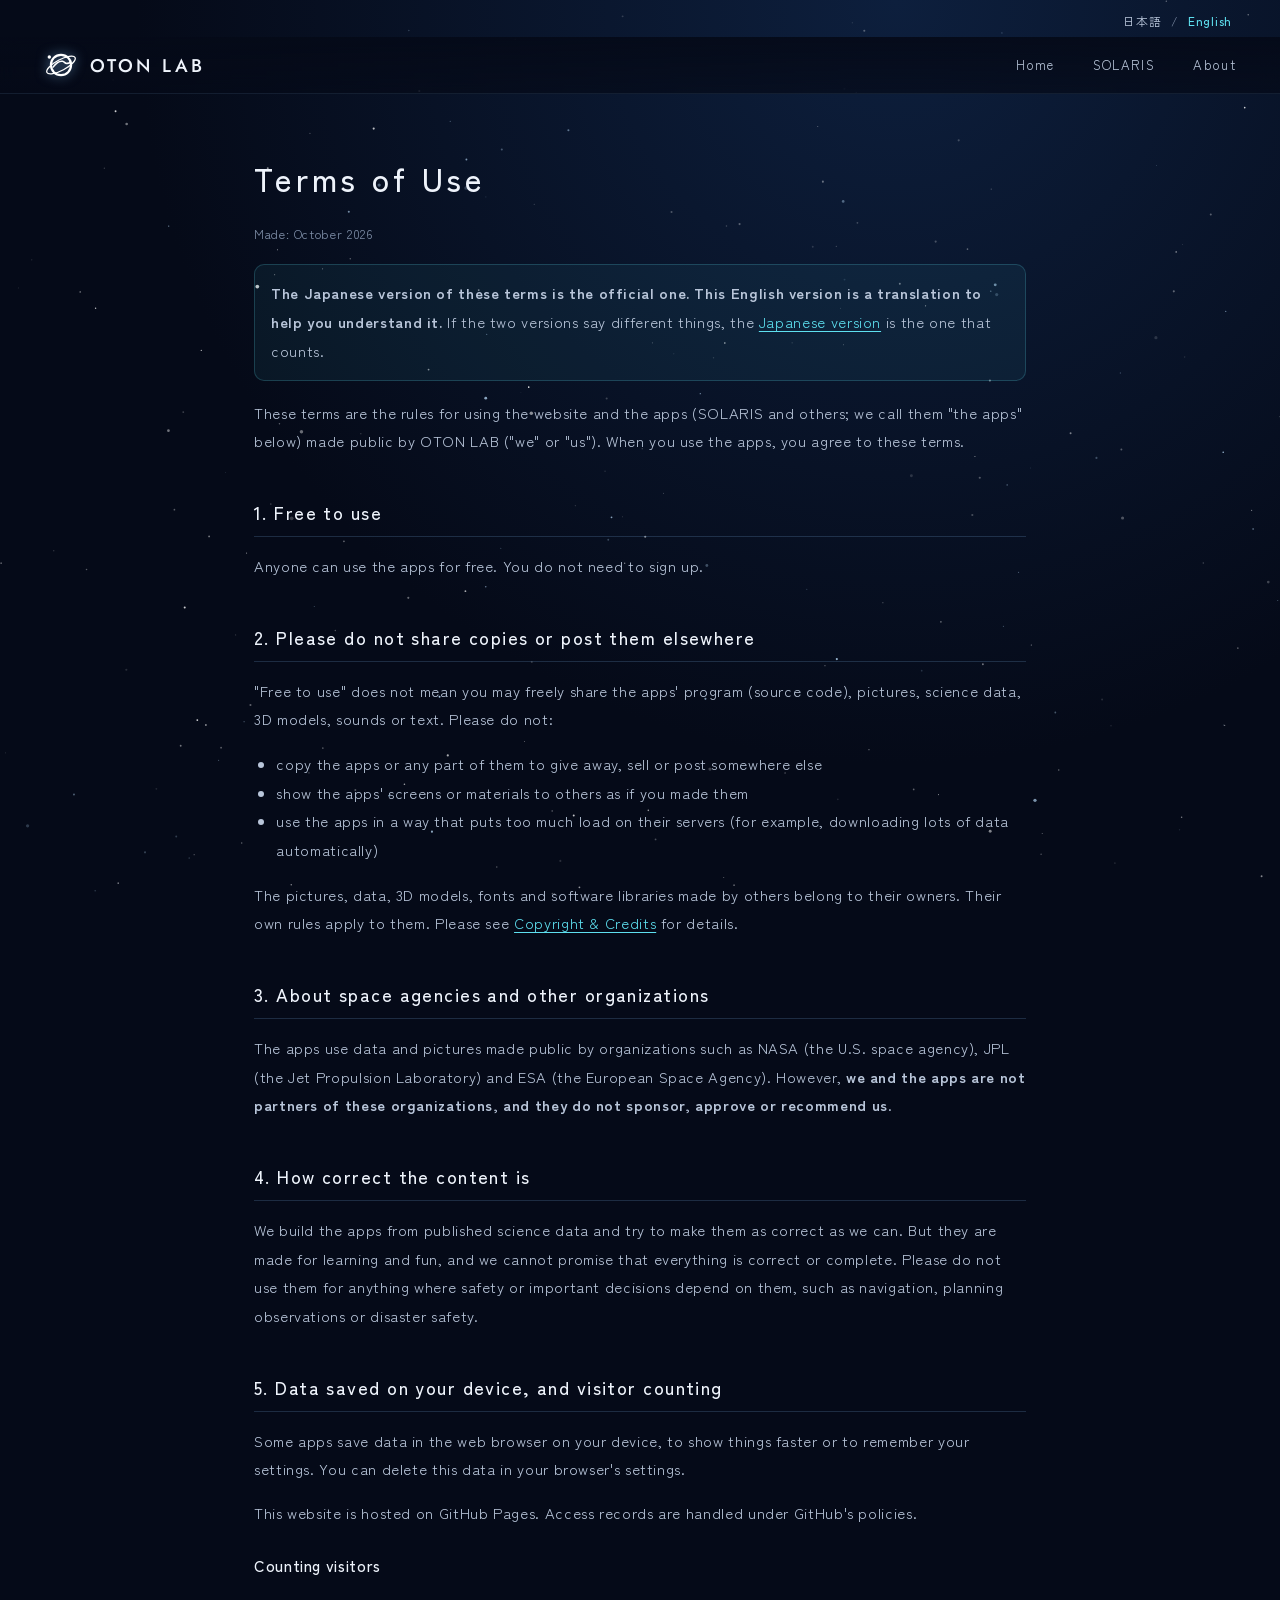
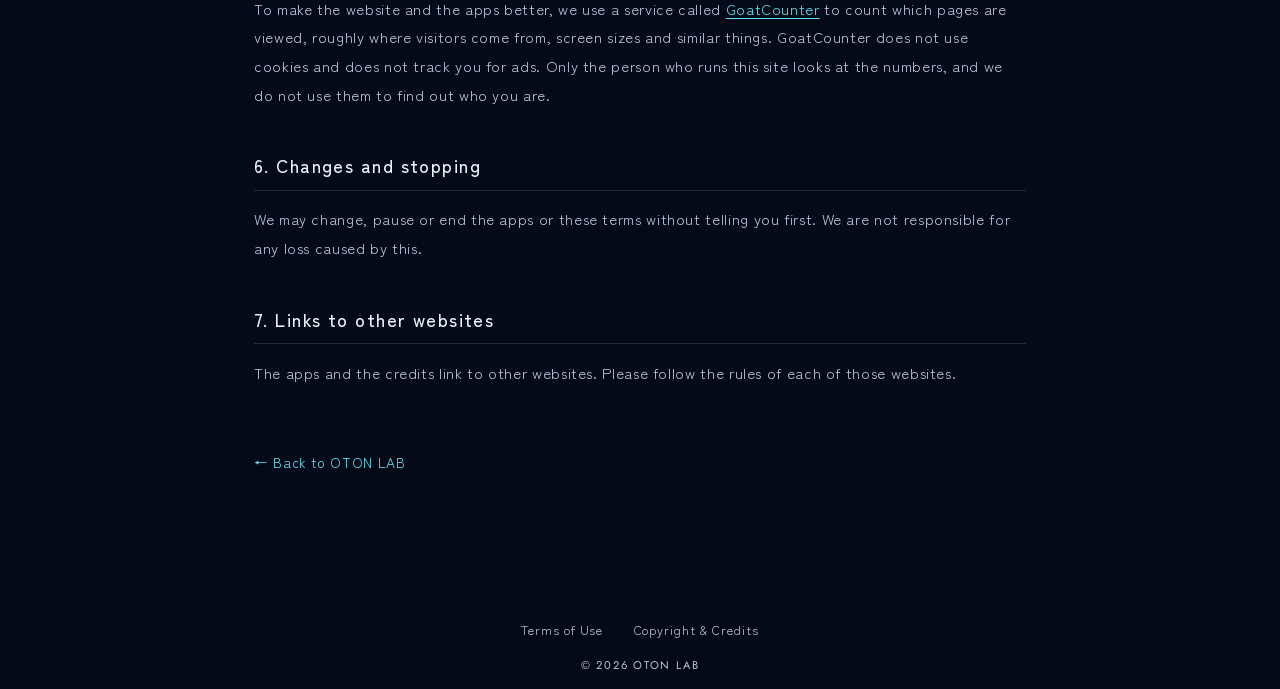
<file: en/terms.html>
<!doctype html>
<html lang="en">
<head>
<meta charset="utf-8">
<meta name="viewport" content="width=device-width, initial-scale=1, viewport-fit=cover">
<title>Terms of Use | OTON LAB</title>
<meta name="description" content="Terms of use for the OTON LAB website and apps (English reference translation).">
<meta name="theme-color" content="#050a18">
<link rel="alternate" hreflang="ja" href="https://otonlab.github.io/terms.html">
<link rel="alternate" hreflang="en" href="https://otonlab.github.io/en/terms.html">
<link rel="alternate" hreflang="x-default" href="https://otonlab.github.io/terms.html">
<link rel="icon" href="../img/icon.svg" type="image/svg+xml">
<link rel="preconnect" href="https://fonts.googleapis.com">
<link rel="preconnect" href="https://fonts.gstatic.com" crossorigin>
<link rel="stylesheet" href="https://fonts.googleapis.com/css2?family=Jost:wght@300;400;500;600&family=Zen+Kaku+Gothic+New:wght@400;500;700&display=swap">
<link rel="stylesheet" href="../css/style.css">
<script src="../js/analytics.js" async></script>
</head>
<body>
<canvas id="stars" aria-hidden="true"></canvas>
<nav class="lang-bar" aria-label="Language"><a href="../terms.html" lang="ja" hreflang="ja">日本語</a><span aria-hidden="true">/</span><a href="terms.html" lang="en" hreflang="en" aria-current="true">English</a></nav>
<header class="site-header">
  <a class="brand" href="./" aria-label="OTON LAB home">
    <svg class="brand-mark" viewBox="0 0 64 64" aria-hidden="true"><circle cx="32" cy="32" r="19" fill="none" stroke="currentColor" stroke-width="4"/><path d="M17 36c6-8 13-12 18-11 4 1 4 5 9 4 3 0 5-2 6-4" fill="none" stroke="currentColor" stroke-width="3" stroke-linecap="round"/><ellipse cx="32" cy="32" rx="30" ry="10" fill="none" stroke="currentColor" stroke-width="2.4" transform="rotate(-28 32 32)"/><circle cx="10" cy="17" r="3.2" fill="currentColor"/></svg>
    <span class="brand-name">OTON LAB</span>
  </a>
  <nav class="site-nav" aria-label="Main menu">
    <a href="./">Home</a>
    <a href="./#solaris">SOLARIS</a>
    <a href="./#about">About</a>
  </nav>
</header>

<main class="doc">
  <h1>Terms of Use</h1>
  <p class="doc-date">Made: October 2026</p>

  <div class="note">
    <p><b>The Japanese version of these terms is the official one. This English version is a translation to help you understand it.</b> If the two versions say different things, the <a href="../terms.html">Japanese version</a> is the one that counts.</p>
  </div>

  <p>These terms are the rules for using the website and the apps (SOLARIS and others; we call them "the apps" below) made public by OTON LAB ("we" or "us"). When you use the apps, you agree to these terms.</p>

  <h2>1. Free to use</h2>
  <p>Anyone can use the apps for free. You do not need to sign up.</p>

  <h2>2. Please do not share copies or post them elsewhere</h2>
  <p>"Free to use" does not mean you may freely share the apps' program (source code), pictures, science data, 3D models, sounds or text. Please do not:</p>
  <ul>
    <li>copy the apps or any part of them to give away, sell or post somewhere else</li>
    <li>show the apps' screens or materials to others as if you made them</li>
    <li>use the apps in a way that puts too much load on their servers (for example, downloading lots of data automatically)</li>
  </ul>
  <p>The pictures, data, 3D models, fonts and software libraries made by others belong to their owners. Their own rules apply to them. Please see <a href="credits.html">Copyright &amp; Credits</a> for details.</p>

  <h2>3. About space agencies and other organizations</h2>
  <p>The apps use data and pictures made public by organizations such as NASA (the U.S. space agency), JPL (the Jet Propulsion Laboratory) and ESA (the European Space Agency). However, <b>we and the apps are not partners of these organizations, and they do not sponsor, approve or recommend us</b>.</p>

  <h2>4. How correct the content is</h2>
  <p>We build the apps from published science data and try to make them as correct as we can. But they are made for learning and fun, and we cannot promise that everything is correct or complete. Please do not use them for anything where safety or important decisions depend on them, such as navigation, planning observations or disaster safety.</p>

  <h2>5. Data saved on your device, and visitor counting</h2>
  <p>Some apps save data in the web browser on your device, to show things faster or to remember your settings. You can delete this data in your browser's settings.</p>
  <p>This website is hosted on GitHub Pages. Access records are handled under GitHub's policies.</p>
  <h3>Counting visitors</h3>
  <p>To make the website and the apps better, we use a service called <a href="https://www.goatcounter.com/" target="_blank" rel="noopener noreferrer">GoatCounter</a> to count which pages are viewed, roughly where visitors come from, screen sizes and similar things. GoatCounter does not use cookies and does not track you for ads. Only the person who runs this site looks at the numbers, and we do not use them to find out who you are.</p>

  <h2>6. Changes and stopping</h2>
  <p>We may change, pause or end the apps or these terms without telling you first. We are not responsible for any loss caused by this.</p>

  <h2>7. Links to other websites</h2>
  <p>The apps and the credits link to other websites. Please follow the rules of each of those websites.</p>

  <a class="back-link" href="./">← Back to OTON LAB</a>
</main>

<footer class="site-footer is-simple">
  <ul class="footer-links">
    <li><a href="terms.html" aria-current="page">Terms of Use</a></li>
    <li><a href="credits.html">Copyright &amp; Credits</a></li>
  </ul>
  <p class="copyright">© 2026 OTON LAB</p>
</footer>
<script src="../js/main.js" defer></script>
</body>
</html>
</file>
<file: css/style.css>
/* OTON LAB トップページ */
:root {
  --bg: #050a18;
  --bg-2: #0a1428;
  --panel: rgba(12, 22, 42, .72);
  --line: rgba(120, 170, 220, .22);
  --text: #eef3fb;
  --text-2: #b9c6da;
  --text-3: #7f8fa8;
  --accent: #5ee0f0;
  --accent-2: #3aa8ff;
  --glow: 0 0 18px rgba(94, 224, 240, .45);
  --radius: 14px;
  --gutter: clamp(16px, 4vw, 44px);
  --maxw: 1240px;
  --font-en: "Jost", "Zen Kaku Gothic New", system-ui, sans-serif;
  --font-ja: "Zen Kaku Gothic New", "Hiragino Sans", "Yu Gothic UI", system-ui, sans-serif;
  color-scheme: dark;
}

*, *::before, *::after { box-sizing: border-box; }
html { scroll-behavior: smooth; scroll-padding-top: 72px; -webkit-text-size-adjust: 100%; }
body {
  margin: 0;
  background: var(--bg);
  color: var(--text);
  font-family: var(--font-ja);
  line-height: 1.8;
  letter-spacing: .04em;
  overflow-x: hidden;
}
img, svg { display: block; }
a { color: inherit; }
.visually-hidden {
  position: absolute; width: 1px; height: 1px; overflow: hidden;
  clip: rect(0 0 0 0); white-space: nowrap;
}
br.pc { display: none; }
@media (min-width: 900px) { br.pc { display: inline; } }
br.sp { display: none; }
@media (max-width: 520px) { br.sp { display: inline; } }

/* 星空（ページ全体の背景） */
#stars {
  position: fixed; inset: 0; width: 100%; height: 100%;
  z-index: -1; pointer-events: none;
  background: radial-gradient(ellipse at 70% 0%, #0d1f3d 0%, var(--bg) 60%);
}

/* ===== ヘッダー ===== */
.site-header {
  position: sticky; top: 0; z-index: 20;
  display: flex; align-items: center; justify-content: space-between; gap: 16px;
  padding: 10px var(--gutter);
  background: linear-gradient(to bottom, rgba(5, 10, 24, .92), rgba(5, 10, 24, .7));
  backdrop-filter: blur(10px);
  -webkit-backdrop-filter: blur(10px);
  border-bottom: 1px solid rgba(120, 170, 220, .12);
}
.brand { display: flex; align-items: center; gap: 12px; text-decoration: none; min-width: 0; }
.brand-mark { width: 34px; height: 34px; color: #fff; filter: drop-shadow(0 0 6px rgba(140, 200, 255, .6)); flex: none; }
.brand-name { font-family: var(--font-en); font-weight: 500; font-size: 1.15rem; letter-spacing: .16em; white-space: nowrap; }
.brand-sub { font-size: .72rem; color: var(--text-2); letter-spacing: .12em; white-space: nowrap; }
.site-nav { display: flex; gap: clamp(14px, 3vw, 40px); }
.site-nav a {
  position: relative; text-decoration: none; font-size: .82rem; letter-spacing: .1em;
  color: var(--text-2); padding: 6px 0; white-space: nowrap;
}
.site-nav a[data-nav="solaris"] { font-family: var(--font-en); letter-spacing: .14em; }
.site-nav a::after {
  content: ""; position: absolute; left: 0; right: 0; bottom: -2px; height: 2px;
  background: var(--accent); box-shadow: var(--glow);
  transform: scaleX(0); transition: transform .3s;
}
.site-nav a:hover, .site-nav a.is-active { color: var(--text); }
.site-nav a.is-active::after { transform: scaleX(1); }

@media (max-width: 640px) {
  .brand-sub { display: none; }
  .brand-mark { width: 28px; height: 28px; }
  .brand-name { font-size: 1rem; }
  .site-nav { gap: 14px; }
  .site-nav a { font-size: .74rem; letter-spacing: .04em; }
}
@media (max-width: 380px) {
  .brand-name { display: none; }
}

/* ===== ヒーロー ===== */
.hero {
  position: relative;
  min-height: clamp(460px, 34vw, 560px);
  overflow: hidden;
  border-bottom: 1px solid rgba(120, 170, 220, .14);
}
.hero-art {
  position: absolute; top: 0; right: 0; bottom: 0;
  width: min(62%, 980px);
  background: url(../img/hero.webp) right center / cover no-repeat;
  -webkit-mask-image: linear-gradient(to right, transparent 0%, #000 22%);
  mask-image: linear-gradient(to right, transparent 0%, #000 22%);
}
.hero-inner {
  position: relative;
  max-width: var(--maxw); margin: 0 auto;
  padding: clamp(36px, 5vw, 60px) var(--gutter) clamp(36px, 4vw, 52px);
  display: flex; justify-content: space-between; gap: 24px;
}
.hero-copy { max-width: 620px; }
.hero-logo {
  display: flex; align-items: center; margin: 0;
  font-family: var(--font-en); font-weight: 500;
  font-size: clamp(3rem, 8.4vw, 6.4rem); line-height: 1; letter-spacing: .05em;
  color: #f4f8ff;
  text-shadow: 0 0 22px rgba(140, 200, 255, .55);
}
.hero-logo-mark {
  width: 1.12em; height: 1.12em; margin-right: -.02em; color: #f4f8ff;
  filter: drop-shadow(0 0 12px rgba(140, 200, 255, .7));
  flex: none;
}
.hero-kana {
  margin: .5rem 0 0; padding-left: 2.2em;
  font-size: clamp(1rem, 1.9vw, 1.35rem); letter-spacing: .5em; color: #e6eefb;
}
.hero-lead {
  margin: clamp(18px, 2.4vw, 28px) 0 0;
  font-size: clamp(1.2rem, 2.6vw, 1.9rem); font-weight: 500; letter-spacing: .1em;
  text-shadow: 0 2px 12px rgba(0, 0, 0, .8);
}
.hero-body {
  margin: 14px 0 0;
  font-size: clamp(.86rem, 1.25vw, .98rem); line-height: 2; color: var(--text-2);
  text-shadow: 0 1px 8px rgba(0, 0, 0, .9);
}
.hero-side {
  flex: none; align-self: center;
  /* ロゴと本文のあいだ（地球のふちの右）に、4語を縦に置く */
  margin-top: clamp(-40px, -2vw, -10px);
  padding-right: clamp(0px, 1vw, 12px);
  text-shadow: 0 1px 10px rgba(0, 0, 0, .9);
}
.hero-rule { display: block; width: 40px; height: 2px; margin: 0 0 20px; background: var(--accent); box-shadow: var(--glow); }
.hero-words {
  list-style: none; margin: 0; padding: 0;
  font-family: var(--font-en); font-weight: 400;
  font-size: clamp(.82rem, 1.05vw, .95rem); letter-spacing: .34em; line-height: 2.3; color: #d6e0ee;
}

@media (max-width: 900px) {
  .hero { min-height: 0; }
  .hero-art {
    width: 100%; height: 62vw; max-height: 420px; bottom: auto;
    background-position: 70% center;
    -webkit-mask-image: linear-gradient(to bottom, #000 40%, transparent 100%);
    mask-image: linear-gradient(to bottom, #000 40%, transparent 100%);
    opacity: .9;
  }
  .hero-inner { flex-direction: column; padding-top: clamp(28px, 18vw, 120px); }
  .hero-side { align-self: stretch; display: flex; align-items: center; gap: 14px; margin-top: 4px; padding-right: 0; }
  .hero-rule { flex: none; width: 24px; margin: 0; }
  .hero-words { display: flex; flex-wrap: wrap; gap: 0 14px; font-size: .74rem; letter-spacing: .22em; line-height: 2; }
}
@media (max-width: 520px) {
  /* 地球のふちと朝日が右上に来るように */
  .hero-art { height: 78vw; background-position: 62% 30%; }
  .hero-inner { padding-top: 34vw; gap: 18px; }
  .hero-logo { font-size: clamp(2.5rem, 13vw, 3.4rem); }
  .hero-kana { padding-left: 1.9em; letter-spacing: .42em; font-size: .95rem; }
  .hero-lead { font-size: clamp(1.25rem, 6vw, 1.5rem); line-height: 1.6; letter-spacing: .08em; }
  .hero-body { font-size: .88rem; line-height: 1.95; }
  .hero-words { gap: 0 12px; font-size: .7rem; letter-spacing: .18em; }
}

/* ===== 共通：セクション ===== */
.main-project, .future, .about {
  max-width: var(--maxw);
  margin: 0 auto;
  padding: 0 var(--gutter);
}
.eyebrow {
  margin: 0; font-family: var(--font-en); font-weight: 500;
  font-size: .82rem; letter-spacing: .24em; color: var(--accent);
}
.section-head {
  display: flex; align-items: center; gap: 22px;
  margin: 0 0 22px;
}
.section-head h2 { margin: 0; font-size: clamp(1.25rem, 2.4vw, 1.6rem); font-weight: 500; letter-spacing: .12em; white-space: nowrap; }
.section-line {
  flex: 1; height: 1px;
  background: linear-gradient(to right, var(--accent) 0, var(--accent) 120px, var(--line) 120px);
}
.section-en { font-family: var(--font-en); font-size: .78rem; letter-spacing: .24em; color: var(--accent-2); white-space: nowrap; }
@media (max-width: 520px) {
  .section-en { display: none; }
}

/* ===== メイン作品 ===== */
.main-project {
  margin-top: clamp(20px, 3vw, 28px);
}
.main-project > * { min-width: 0; }
.main-project {
  display: grid;
  grid-template-columns: minmax(0, 58fr) minmax(0, 42fr);
}
.main-project::before { content: none; }
.mp-art, .mp-text { position: relative; }
.mp-art {
  display: block; text-decoration: none;
  min-height: 100%;
  /* 再生ボタンの位置（56.2% 66.6%）を基準に切り抜く＝高さが変わってもボタンの下の絵がずれない */
  background: url(../img/solaris.webp) 56.2% 66.6% / cover no-repeat;
  border: 1px solid var(--line); border-right: 0;
  border-radius: var(--radius) 0 0 var(--radius);
  overflow: hidden;
}
.mp-text {
  padding: clamp(24px, 3vw, 32px) clamp(20px, 3vw, 40px);
  background: linear-gradient(135deg, rgba(14, 26, 50, .92), rgba(7, 14, 30, .92));
  border: 1px solid var(--line); border-left: 0;
  border-radius: 0 var(--radius) var(--radius) 0;
}
.mp-play {
  position: absolute; left: 56.2%; top: 66.6%;
  width: 64px; height: 64px; margin: -32px 0 0 -32px;
  display: grid; place-items: center;
  border-radius: 50%;
  background: rgba(6, 14, 30, .78);
  border: 2px solid var(--accent);
  box-shadow: var(--glow), inset 0 0 14px rgba(94, 224, 240, .25);
  color: #fff;
  transition: transform .25s, box-shadow .25s;
}
.mp-play svg { width: 28px; height: 28px; margin-left: 4px; }
.mp-play-label {
  position: absolute; left: 56.2%; top: 80.2%; transform: translate(-50%, -50%);
  padding: 2px 12px; border-radius: 99px;
  background: rgba(6, 14, 30, .55);
  font-size: .9rem; letter-spacing: .14em; white-space: nowrap;
  text-shadow: 0 1px 6px #000;
}
.mp-art:hover .mp-play, .mp-art:focus-visible .mp-play { transform: scale(1.08); box-shadow: 0 0 30px rgba(94, 224, 240, .75); }
.mp-title {
  margin: 4px 0 0;
  font-family: var(--font-en); font-weight: 500;
  font-size: clamp(2.6rem, 4.6vw, 3.9rem); line-height: 1.05; letter-spacing: .08em;
  text-shadow: 0 0 18px rgba(140, 200, 255, .35);
}
.mp-catch { margin: 10px 0 0; font-size: clamp(1.1rem, 1.8vw, 1.4rem); font-weight: 500; line-height: 1.6; letter-spacing: .1em; }
.mp-body { margin: 12px 0 0; font-size: .86rem; line-height: 1.85; letter-spacing: .02em; color: var(--text-2); }
.mp-actions { display: flex; align-items: center; gap: 18px 32px; flex-wrap: wrap; margin-top: 18px; }
.btn-glow {
  -webkit-tap-highlight-color: transparent; touch-action: manipulation;
  display: inline-flex; align-items: center; gap: 10px;
  padding: 12px 34px;
  border-radius: 99px;
  border: 1.5px solid var(--accent);
  background: linear-gradient(90deg, rgba(20, 70, 110, .55), rgba(16, 40, 90, .55));
  box-shadow: var(--glow), inset 0 0 16px rgba(94, 224, 240, .18);
  text-decoration: none; font-weight: 500; letter-spacing: .12em;
  transition: box-shadow .25s, transform .25s;
}
.btn-glow:hover, .btn-glow:focus-visible { box-shadow: 0 0 28px rgba(94, 224, 240, .7), inset 0 0 18px rgba(94, 224, 240, .3); transform: translateY(-1px); }
.link-more {
  appearance: none; background: none; border: 0; color: var(--text-2); cursor: pointer;
  font: inherit; font-size: .82rem; letter-spacing: .12em;
  padding: 4px 64px 6px 0;
  border-bottom: 1px solid transparent;
  border-image: linear-gradient(to right, var(--accent), transparent) 1;
}
.link-more:hover, .link-more[aria-expanded="true"] { color: var(--text); }
.mp-more { margin-top: 18px; }
.mp-more ul { list-style: none; margin: 0; padding: 0; display: grid; gap: 10px; }
.mp-more li {
  font-size: .86rem; line-height: 1.75; color: var(--text-2);
  padding: 10px 14px; border-radius: 10px;
  background: rgba(94, 224, 240, .06); border: 1px solid rgba(94, 224, 240, .14);
}
.mp-more b { display: block; color: var(--text); font-weight: 500; }

@media (max-width: 900px) {
  .main-project { grid-template-columns: 1fr; }
  .mp-art {
    min-height: 0; aspect-ratio: 715 / 389; border: 1px solid var(--line); border-bottom: 0; border-radius: var(--radius) var(--radius) 0 0; }
  .mp-text { border: 1px solid var(--line); border-top: 0; border-radius: 0 0 var(--radius) var(--radius); }
  .mp-play { width: 60px; height: 60px; margin: -30px 0 0 -30px; }
  .mp-play-label { font-size: .8rem; }
}

/* ===== アップデート情報 ===== */
/* ===== 中受伴走アプリ（バナー画像は文字入りの完成品＝縦横比を保って全体を見せる） ===== */
.app-project { max-width: var(--maxw); margin: clamp(36px, 5vw, 48px) auto 0; padding: 0 var(--gutter); }
.app-banner {
  display: block; overflow: hidden;
  border: 1px solid var(--line); border-radius: var(--radius);
  transition: transform .3s ease, box-shadow .3s ease;
}
.app-banner img { display: block; width: 100%; height: auto; }
.app-banner:hover { transform: translateY(-3px); box-shadow: 0 12px 32px rgba(0, 0, 0, .45), var(--glow); }
.app-banner:focus-visible { outline: 2px solid var(--accent); outline-offset: 4px; }
.app-body { margin: 16px 0 0; font-size: clamp(.86rem, 1.25vw, .98rem); line-height: 2; color: var(--text-2); }
.app-note { margin: 8px 0 0; font-size: .82rem; line-height: 1.8; color: var(--text-3); }
@media (prefers-reduced-motion: reduce) { .app-banner { transition: none; } .app-banner:hover { transform: none; } }

.updates { max-width: var(--maxw); margin: clamp(36px, 5vw, 48px) auto 0; padding: 0 var(--gutter); }
.upd-label { margin: 0 0 8px; font-size: .78rem; letter-spacing: .1em; color: var(--text-3); }
.upd-upcoming { margin-bottom: 18px; }
.upd-card {
  padding: 16px 18px; border-radius: var(--radius);
  border: 1px dashed rgba(255, 196, 92, .45);
  background: linear-gradient(135deg, rgba(40, 30, 10, .35), rgba(12, 22, 42, .75));
}
.upd-card + .upd-card { margin-top: 10px; }
.upd-card-title { margin: 8px 0 0; font-size: 1.05rem; font-weight: 500; letter-spacing: .08em; }
.upd-meta { display: flex; align-items: center; flex-wrap: wrap; gap: 6px 10px; font-size: .76rem; }
.upd-meta time { font-family: var(--font-en); letter-spacing: .12em; color: var(--text-2); }
.upd-app {
  font-family: var(--font-en); letter-spacing: .12em; color: var(--accent);
  padding: 1px 8px; border: 1px solid rgba(94, 224, 240, .35); border-radius: 99px;
}
.upd-status { padding: 1px 9px; border-radius: 99px; font-weight: 500; letter-spacing: .08em; }
.upd-status.is-released { color: #bff3d2; background: rgba(60, 200, 120, .14); border: 1px solid rgba(90, 220, 140, .4); }
.upd-status.is-upcoming { color: #ffe2a8; background: rgba(255, 180, 60, .14); border: 1px solid rgba(255, 196, 92, .5); }
.upd-when { color: var(--text-3); letter-spacing: .08em; }
.upd-list { list-style: none; margin: 0; padding: 0; border-top: 1px solid var(--line); }
.upd-past { border-top: 0; }
.upd-item { border-bottom: 1px solid var(--line); }
.upd-item summary {
  list-style: none; cursor: pointer;
  display: grid; gap: 4px; padding: 14px 34px 14px 4px; position: relative;
  -webkit-tap-highlight-color: transparent;
}
.upd-item summary::-webkit-details-marker { display: none; }
.upd-item summary::after {
  content: ""; position: absolute; right: 10px; top: 50%; width: 8px; height: 8px; margin-top: -6px;
  border-right: 1.5px solid var(--text-2); border-bottom: 1.5px solid var(--text-2);
  transform: rotate(45deg); transition: transform .2s;
}
.upd-item details[open] summary::after { transform: rotate(-135deg); margin-top: -2px; }
.upd-item summary:hover .upd-title { color: #fff; }
.upd-title { font-size: .98rem; letter-spacing: .06em; color: var(--text); }
.upd-body { padding: 0 4px 16px; font-size: .88rem; line-height: 1.9; color: var(--text-2); }
.upd-card .upd-body { padding: 6px 0 0; }
.upd-body p { margin: 0 0 6px; }
.upd-body ul { margin: 4px 0 6px; padding-left: 1.3em; }
.upd-body b { color: var(--text); font-weight: 500; }
.upd-body a { color: var(--accent); text-decoration: underline; text-underline-offset: 3px; }
.upd-body a:hover { color: var(--text); }
.upd-msg { padding: 14px 4px; font-size: .88rem; color: var(--text-3); border-bottom: 1px solid var(--line); }
.upd-more {
  display: block; margin: 16px auto 0; min-height: 44px; padding: 10px 28px;
  border-radius: 99px; border: 1px solid var(--line); background: var(--panel);
  color: var(--text-2); font: inherit; font-size: .86rem; letter-spacing: .1em; cursor: pointer;
}
.upd-more:hover, .upd-more[aria-expanded="true"] { color: var(--text); border-color: rgba(94, 224, 240, .5); }
@media (min-width: 760px) {
  .upd-item summary { grid-template-columns: 300px 1fr; align-items: center; }
}

/* ===== 今後のプロジェクト ===== */
.future { margin-top: clamp(36px, 5vw, 48px); }
.cards { display: grid; grid-template-columns: repeat(3, minmax(0, 1fr)); gap: clamp(14px, 2vw, 24px); }
.card {
  position: relative;
  aspect-ratio: 390 / 168;
  padding: clamp(18px, 2.2vw, 26px) clamp(18px, 2.2vw, 26px);
  border-radius: var(--radius);
  border: 1px solid var(--line);
  background-color: #050a18;
  background-position: center;
  background-size: cover;
  background-repeat: no-repeat;
  overflow: hidden;
  display: flex; flex-direction: column; justify-content: flex-end;
}
.card::before {
  content: ""; position: absolute; inset: 0;
  background: linear-gradient(90deg, rgba(5, 10, 24, .55) 0%, rgba(5, 10, 24, .1) 70%);
}
.card > * { position: relative; }
.card-icon { flex: none; width: 38px; height: 38px; color: #e8f4ff; margin-bottom: auto; filter: drop-shadow(0 0 6px rgba(140, 200, 255, .5)); }
.card h3 { margin: 10px 0 0; font-size: 1.08rem; font-weight: 500; letter-spacing: .1em; text-shadow: 0 1px 8px #000; }
.card p { margin: 6px 0 0; font-size: .8rem; line-height: 1.75; color: var(--text-2); text-shadow: 0 1px 8px #000; padding-right: 92px; }
.badge {
  position: absolute; right: 4.6%; bottom: 7.7%;
  padding: 3px 16px;
  border-radius: 99px;
  border: 1px solid rgba(200, 220, 240, .5);
  background: rgba(8, 14, 28, .78);
  font-size: .76rem; font-weight: 500; letter-spacing: .1em;
}
@media (max-width: 520px) {
  .mp-actions { flex-direction: column; align-items: stretch; gap: 12px; }
  .btn-glow { justify-content: center; min-height: 52px; padding: 12px 20px; }
  .link-more { align-self: flex-start; padding: 10px 64px 10px 0; }
  .mp-text { padding: 22px 18px 24px; }
}
@media (max-width: 1000px) {
  .card { aspect-ratio: auto; min-height: 180px; }
}
@media (max-width: 760px) {
  .cards { grid-template-columns: 1fr; }
  .card { aspect-ratio: 390 / 168; min-height: 0; }
}
@media (max-width: 420px) {
  .card { aspect-ratio: auto; min-height: 168px; }
  /* 狭い画面はバッジを右上へ＝説明文を広く使う */
  .card p { padding-right: 0; }
  .badge { top: 16px; bottom: auto; right: 16px; }
}

/* ===== 研究所について ===== */
.about { margin-top: clamp(44px, 6vw, 64px); }
.about-body { margin: 0; color: var(--text-2); font-size: .95rem; line-height: 2.05; }
.pillars {
  list-style: none; margin: 24px 0 0; padding: 0;
  display: grid; grid-template-columns: repeat(4, minmax(0, 1fr)); gap: 12px;
}
.pillars li {
  padding: 14px 12px; text-align: center;
  border: 1px solid var(--line); border-radius: 12px;
  background: var(--panel);
  font-size: .9rem; letter-spacing: .14em;
}
.pillars span {
  display: block; font-family: var(--font-en); font-size: .74rem; letter-spacing: .26em; color: var(--accent);
}
@media (max-width: 560px) {
  .pillars { grid-template-columns: repeat(2, minmax(0, 1fr)); }
}

/* ===== 差し入れ（OFUSE） ===== */
.support { max-width: var(--maxw); margin: clamp(44px, 6vw, 64px) auto 0; padding: 0 var(--gutter); }
.support-card {
  max-width: 720px; margin: 0 auto; text-align: center;
  padding: clamp(22px, 3.4vw, 34px) clamp(18px, 3.4vw, 40px);
  border-radius: var(--radius); border: 1px solid var(--line);
  background: radial-gradient(ellipse at 50% 0%, rgba(94, 224, 240, .08), transparent 70%), var(--panel);
}
.support h2 { margin: 0 0 12px; font-size: clamp(1.1rem, 2.2vw, 1.35rem); font-weight: 500; letter-spacing: .1em; }
.support p { margin: 0 0 10px; font-size: .9rem; line-height: 1.95; color: var(--text-2); }
.support-voice { color: var(--text) !important; letter-spacing: .08em; }
.support-btn {
  display: inline-flex; align-items: center; justify-content: center; gap: 8px;
  min-height: 46px; margin: 8px 0 14px; padding: 10px 28px;
  border-radius: 99px; border: 1px solid rgba(94, 224, 240, .55);
  background: rgba(16, 40, 70, .5);
  box-shadow: 0 0 10px rgba(94, 224, 240, .2);
  color: var(--text); text-decoration: none; font-size: .92rem; letter-spacing: .1em;
  transition: box-shadow .25s, border-color .25s;
}
.support-btn:hover, .support-btn:focus-visible { border-color: var(--accent); box-shadow: 0 0 20px rgba(94, 224, 240, .5); }
.support-note { margin: 0 !important; font-size: .76rem !important; color: var(--text-3) !important; }
@media (max-width: 360px) {
  .support-card { padding-left: 12px; padding-right: 12px; }
  .support p { letter-spacing: .01em; }
  .support .support-note { font-size: .7rem !important; }
}

/* ===== フッター ===== */
.site-footer {
  position: relative;
  margin-top: clamp(28px, 4vw, 40px);
  padding: clamp(40px, 6vw, 64px) var(--gutter) 14px;
  background: url(../img/ground.webp) center bottom / cover no-repeat;
  text-align: center;
}
.site-footer::before {
  content: ""; position: absolute; inset: 0;
  background: linear-gradient(to bottom, var(--bg) 0%, rgba(5, 10, 24, 0) 45%);
  pointer-events: none;
}
.footer-inner { position: relative; max-width: var(--maxw); margin: 0 auto; }
.footer-catch {
  margin: 0; display: flex; align-items: center; justify-content: center; gap: 16px;
  font-size: clamp(.92rem, 1.6vw, 1.1rem); letter-spacing: .12em; text-shadow: 0 1px 8px #000;
}
.dash { width: 44px; height: 1px; background: var(--text-2); flex: none; }
.footer-name { margin: 10px 0 0; font-family: var(--font-en); font-size: .9rem; letter-spacing: .3em; text-shadow: 0 1px 8px #000; }
.footer-words {
  position: absolute; right: 0; top: 0; margin: 0;
  font-family: var(--font-en); font-size: .64rem; letter-spacing: .24em; line-height: 1.9;
  text-align: right; color: var(--text-2); text-shadow: 0 1px 6px #000;
}
.footer-links {
  position: relative; list-style: none; margin: clamp(28px, 4vw, 40px) 0 0; padding: 0;
  display: flex; justify-content: center; flex-wrap: wrap; gap: 6px 26px;
  font-size: .78rem; letter-spacing: .08em; text-shadow: 0 1px 6px #000;
}
.footer-links a { color: var(--text-2); text-decoration: none; display: inline-block; padding: 8px 2px; }
.footer-links a:hover, .footer-links a:focus-visible { color: var(--text); text-decoration: underline; text-underline-offset: 4px; }
.copyright { position: relative; margin: 6px 0 0; font-family: var(--font-en); font-size: .7rem; letter-spacing: .16em; color: var(--text-2); text-shadow: 0 1px 6px #000; }
@media (max-width: 900px) {
  .footer-words { position: static; text-align: center; margin-top: 18px; }
  .dash { width: 24px; }
}

/* ===== 表示のアニメーション ===== */
.js .reveal { opacity: 0; transform: translateY(18px); transition: opacity .8s ease, transform .8s ease; }
.js .reveal.is-in { opacity: 1; transform: none; }

@media (prefers-reduced-motion: reduce) {
  html { scroll-behavior: auto; }
  .js .reveal { opacity: 1; transform: none; transition: none; }
}

:focus-visible { outline: 2px solid var(--accent); outline-offset: 3px; border-radius: 6px; }

/* ===== 文書ページ（利用規約・著作権・データ出典） ===== */
.doc {
  max-width: 860px; margin: 0 auto;
  padding: clamp(28px, 5vw, 56px) var(--gutter) 24px;
}
.doc h1 { margin: 0; font-size: clamp(1.5rem, 3.4vw, 2rem); font-weight: 500; letter-spacing: .12em; }
.doc .doc-en { margin: 4px 0 0; font-family: var(--font-en); font-size: .78rem; letter-spacing: .24em; color: var(--accent); }
.doc .doc-date { margin: 14px 0 0; font-size: .8rem; color: var(--text-3); }
.doc h2 {
  margin: 40px 0 10px; padding-bottom: 8px;
  font-size: 1.12rem; font-weight: 500; letter-spacing: .08em;
  border-bottom: 1px solid var(--line);
}
.doc h3 { margin: 24px 0 6px; font-size: .98rem; font-weight: 500; }
.doc p, .doc li { font-size: .92rem; line-height: 1.95; color: var(--text-2); }
.doc ul, .doc ol { padding-left: 1.4em; }
.doc a { color: var(--accent); text-underline-offset: 3px; word-break: break-all; }
.doc .note {
  margin: 18px 0; padding: 14px 16px; border-radius: 10px;
  background: rgba(94, 224, 240, .06); border: 1px solid rgba(94, 224, 240, .2);
}
.doc .note p { margin: 0; }
.table-wrap { overflow-x: auto; -webkit-overflow-scrolling: touch; margin: 10px 0 0; }
.doc table { width: 100%; border-collapse: collapse; font-size: .84rem; min-width: 560px; }
.doc th, .doc td { padding: 9px 10px; border-bottom: 1px solid var(--line); text-align: left; vertical-align: top; line-height: 1.7; color: var(--text-2); }
.doc th { color: var(--text); font-weight: 500; background: rgba(12, 22, 42, .6); white-space: nowrap; }
.back-link { display: inline-block; margin-top: 40px; color: var(--text-2); text-decoration: none; font-size: .86rem; padding: 8px 0; }
.back-link:hover { color: var(--text); }
.site-footer.is-simple { padding-top: 24px; background: none; }
.site-footer.is-simple::before { content: none; }
.licenses { margin-top: 14px; display: grid; gap: 8px; }
.lic { border: 1px solid var(--line); border-radius: 10px; background: rgba(12, 22, 42, .55); }
.lic summary { cursor: pointer; padding: 10px 14px; font-size: .86rem; color: var(--text); }
.lic pre {
  margin: 0; padding: 0 14px 14px; white-space: pre-wrap; overflow-wrap: anywhere;
  font-family: ui-monospace, Consolas, monospace; font-size: .72rem; line-height: 1.6; color: var(--text-2);
}
@media (max-width: 600px) {
  /* 表は1行ずつのカードにする（横スクロールさせない） */
  .doc table { min-width: 0; }
  .doc thead { display: none; }
  .doc table, .doc tbody, .doc tr, .doc td { display: block; width: 100%; }
  .doc tr { padding: 10px 2px; border-bottom: 1px solid var(--line); }
  .doc td { padding: 2px 0; border: 0; }
  .doc td:first-child { color: var(--text); font-weight: 500; }
  .doc td:nth-child(3)::before { content: "ライセンス："; color: var(--text-3); }
}

/* ===== 言語の切りかえ（日本語 / English・押して切りかえる＝端末の言語で勝手に飛ばさない） ===== */
.lang-bar {
  display: flex; justify-content: flex-end; align-items: center; gap: 6px;
  padding: 4px var(--gutter) 0;
  font-size: .74rem; letter-spacing: .06em; color: var(--text-3);
}
.lang-bar a { color: var(--text-2); text-decoration: none; padding: 6px 4px; }
.lang-bar a:hover, .lang-bar a:focus-visible { color: var(--text); text-decoration: underline; text-underline-offset: 3px; }
.lang-bar a[aria-current] { color: var(--accent); font-weight: 500; }

/* ===== 英語のページ ===== */
html[lang="en"] .doc td:nth-child(3)::before { content: "License: "; }
/* ほかのアプリ（日本語だけ）：小さく載せる */
.other-apps { max-width: var(--maxw); margin: clamp(36px, 5vw, 48px) auto 0; padding: 0 var(--gutter); }
.other-apps ul { list-style: none; margin: 0; padding: 0; display: grid; gap: 10px; }
.other-apps li {
  padding: 12px 16px; border: 1px solid var(--line); border-radius: 12px; background: var(--panel);
  font-size: .86rem; line-height: 1.8; color: var(--text-2);
}
.other-apps a { color: var(--text); font-weight: 500; text-underline-offset: 3px; }
.other-apps .ja-only {
  display: inline-block; margin-left: 8px; padding: 0 8px; border-radius: 99px;
  border: 1px solid rgba(255, 196, 92, .5); color: #ffe2a8; font-size: .72rem; letter-spacing: .06em;
}
</file>
